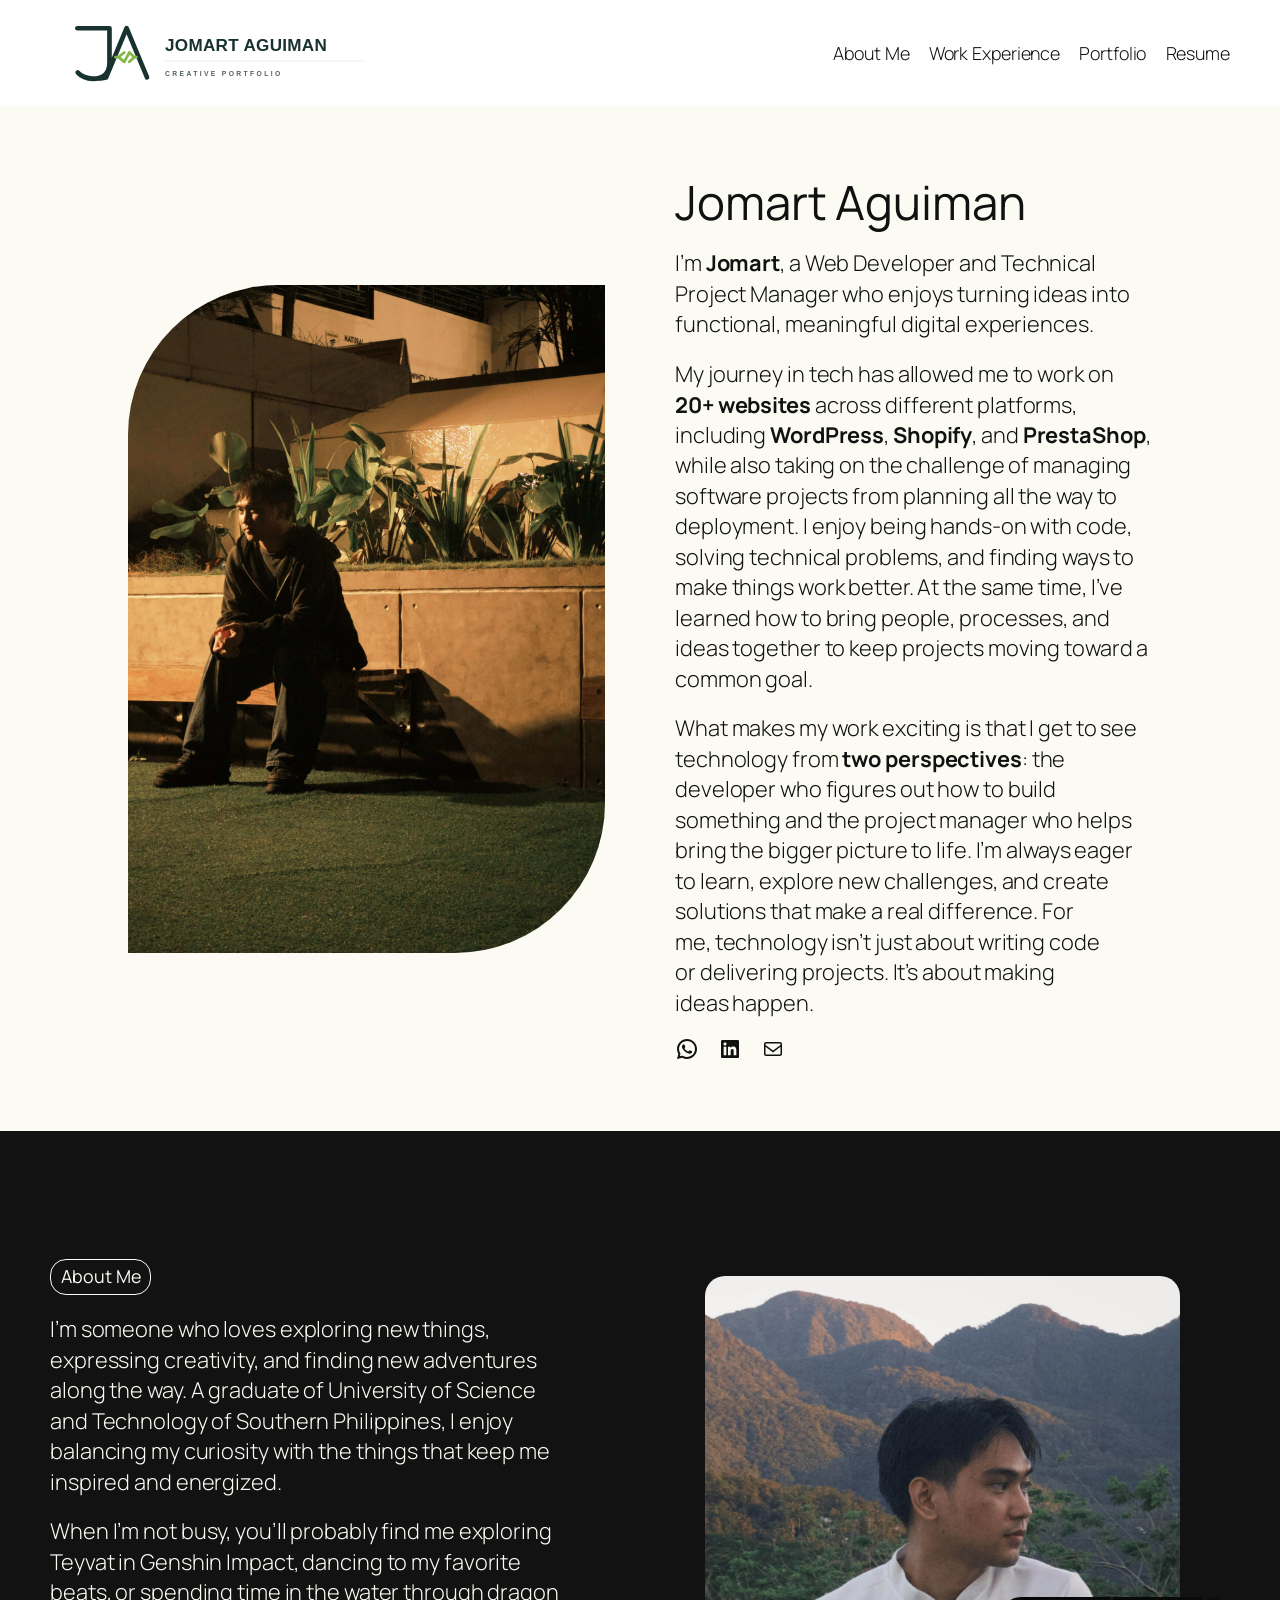
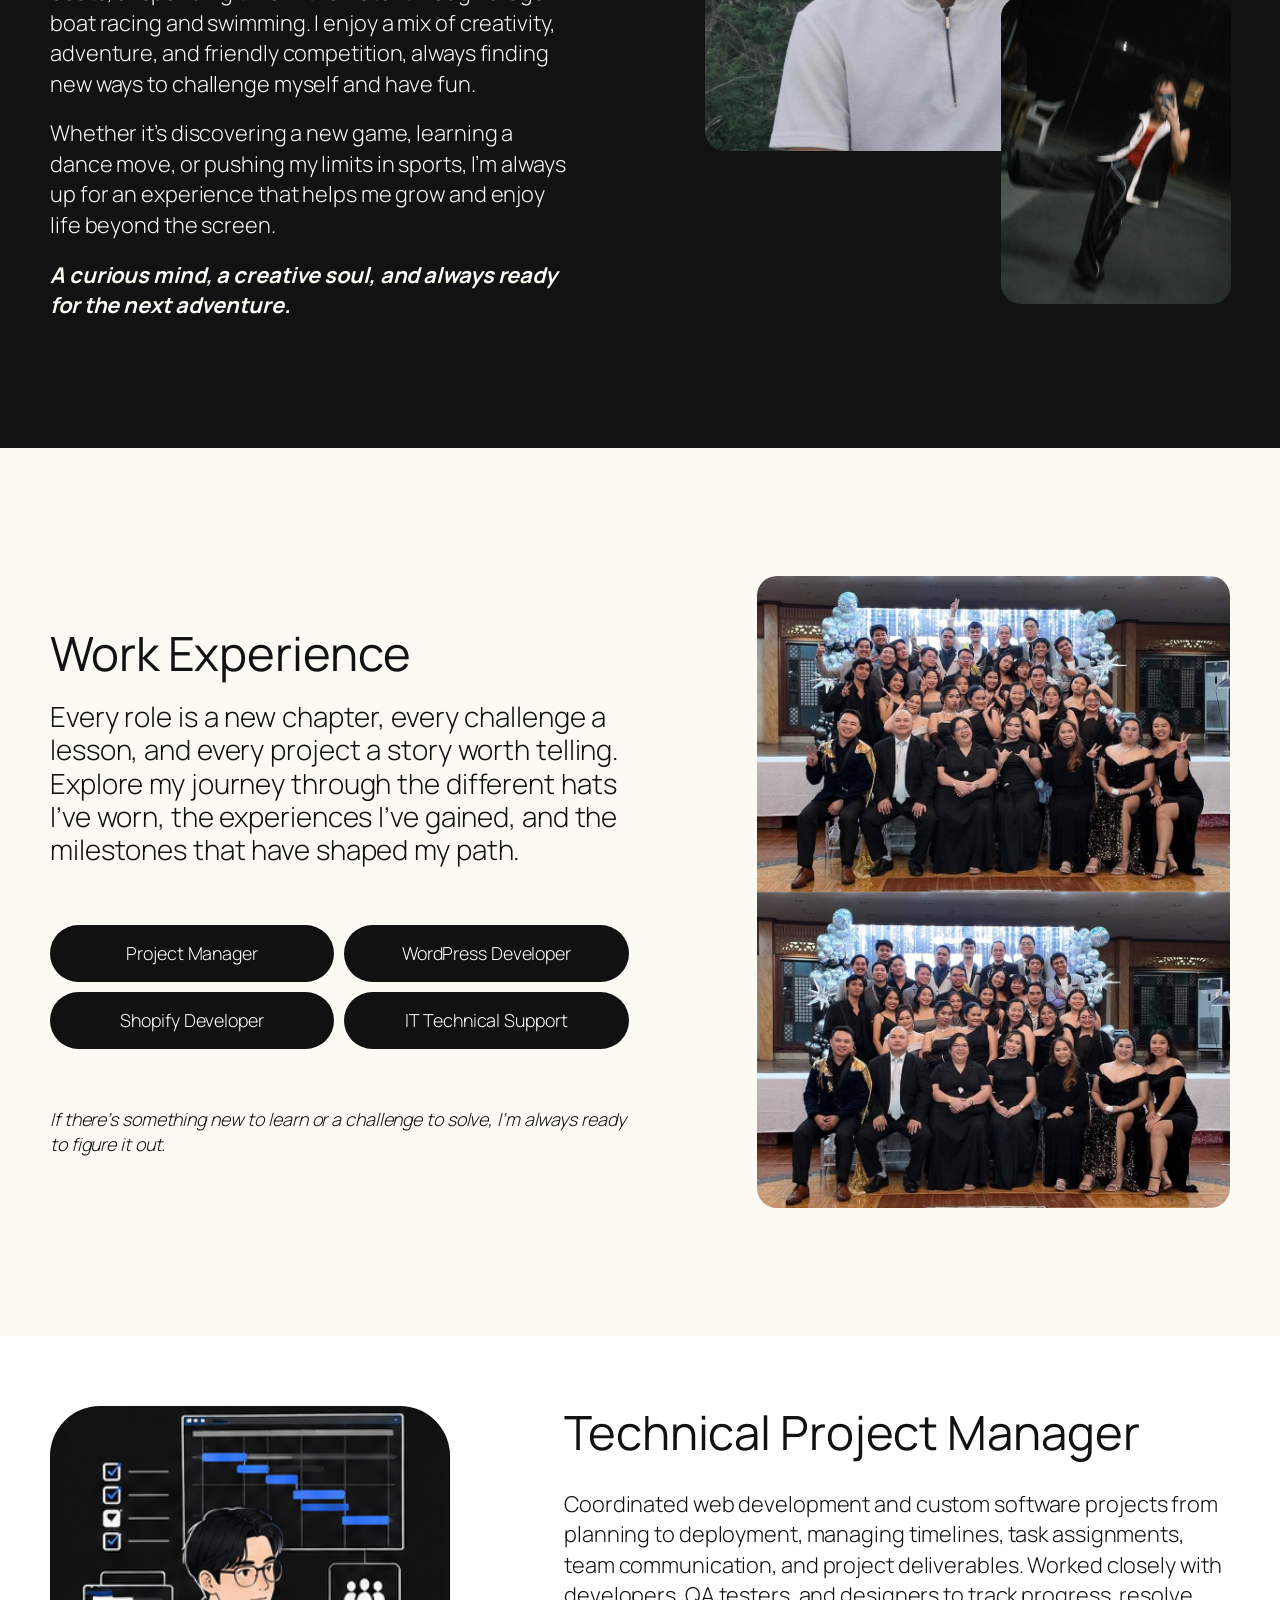
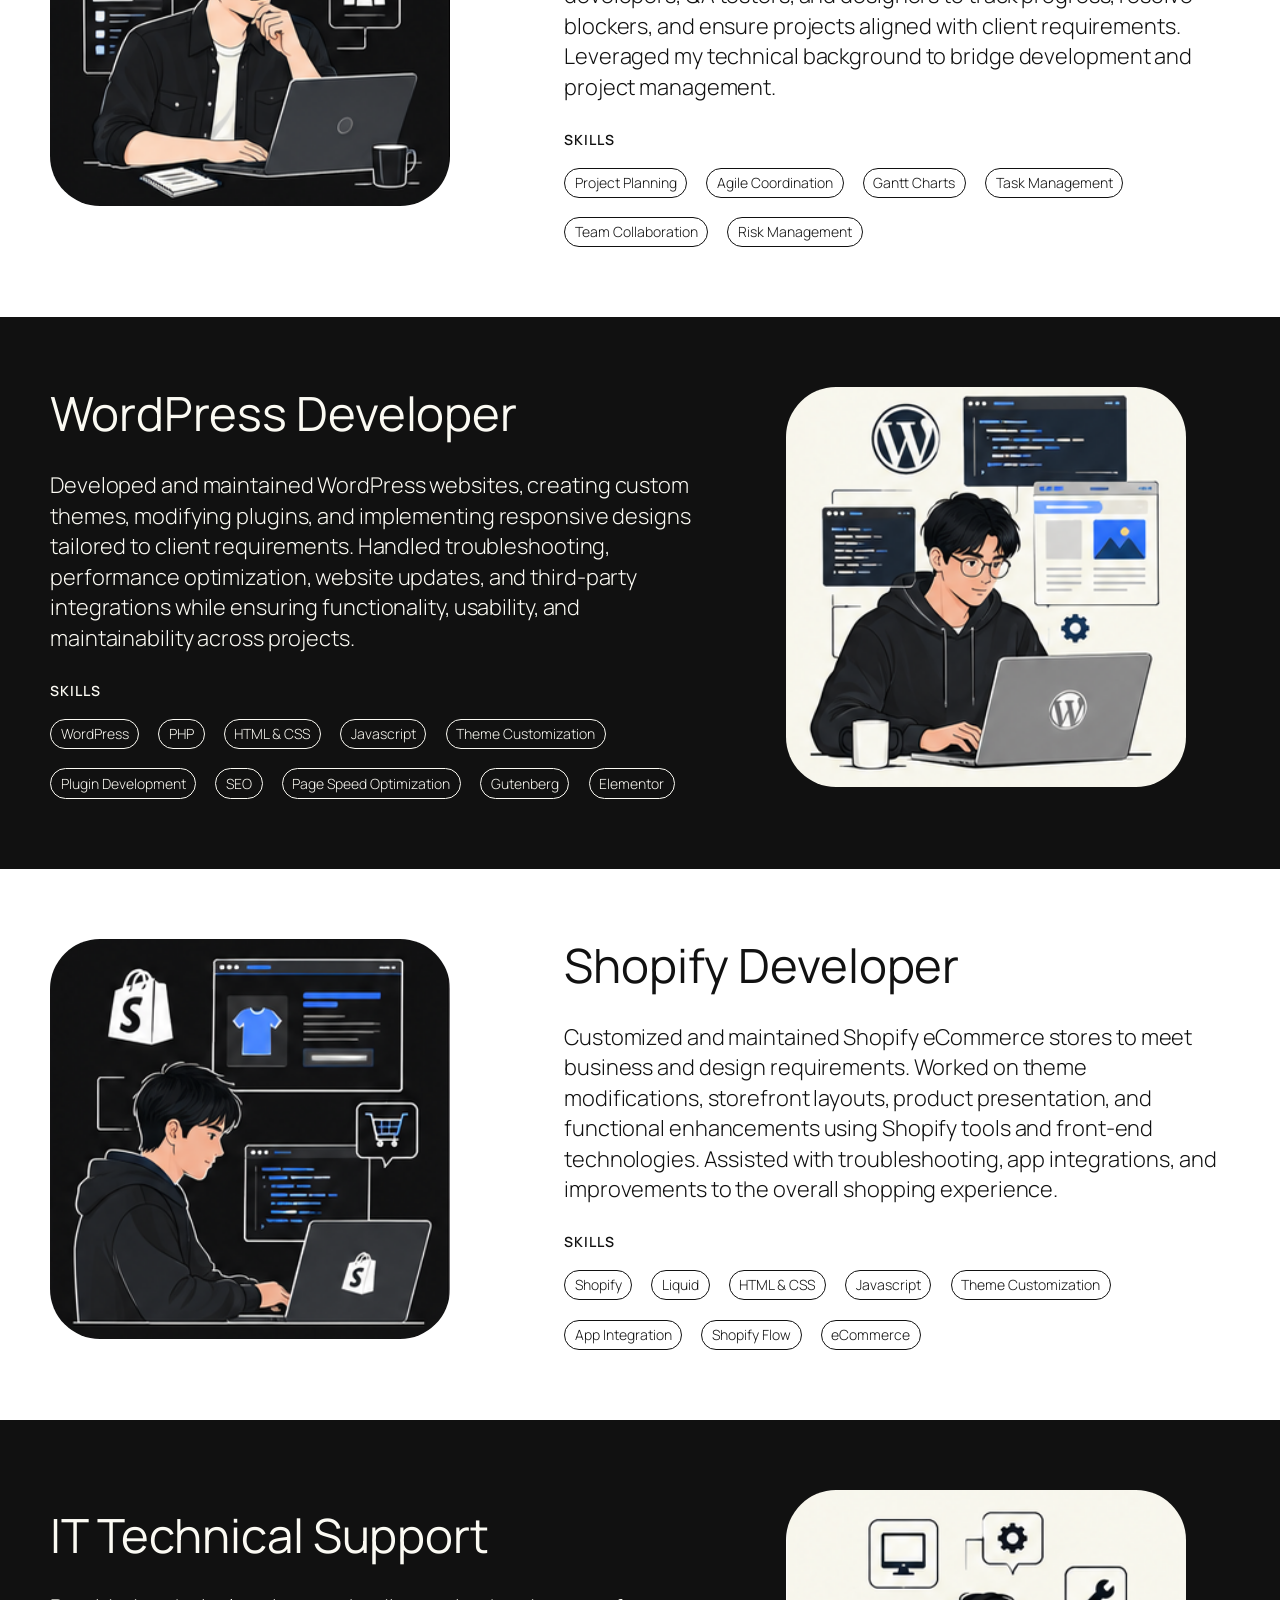
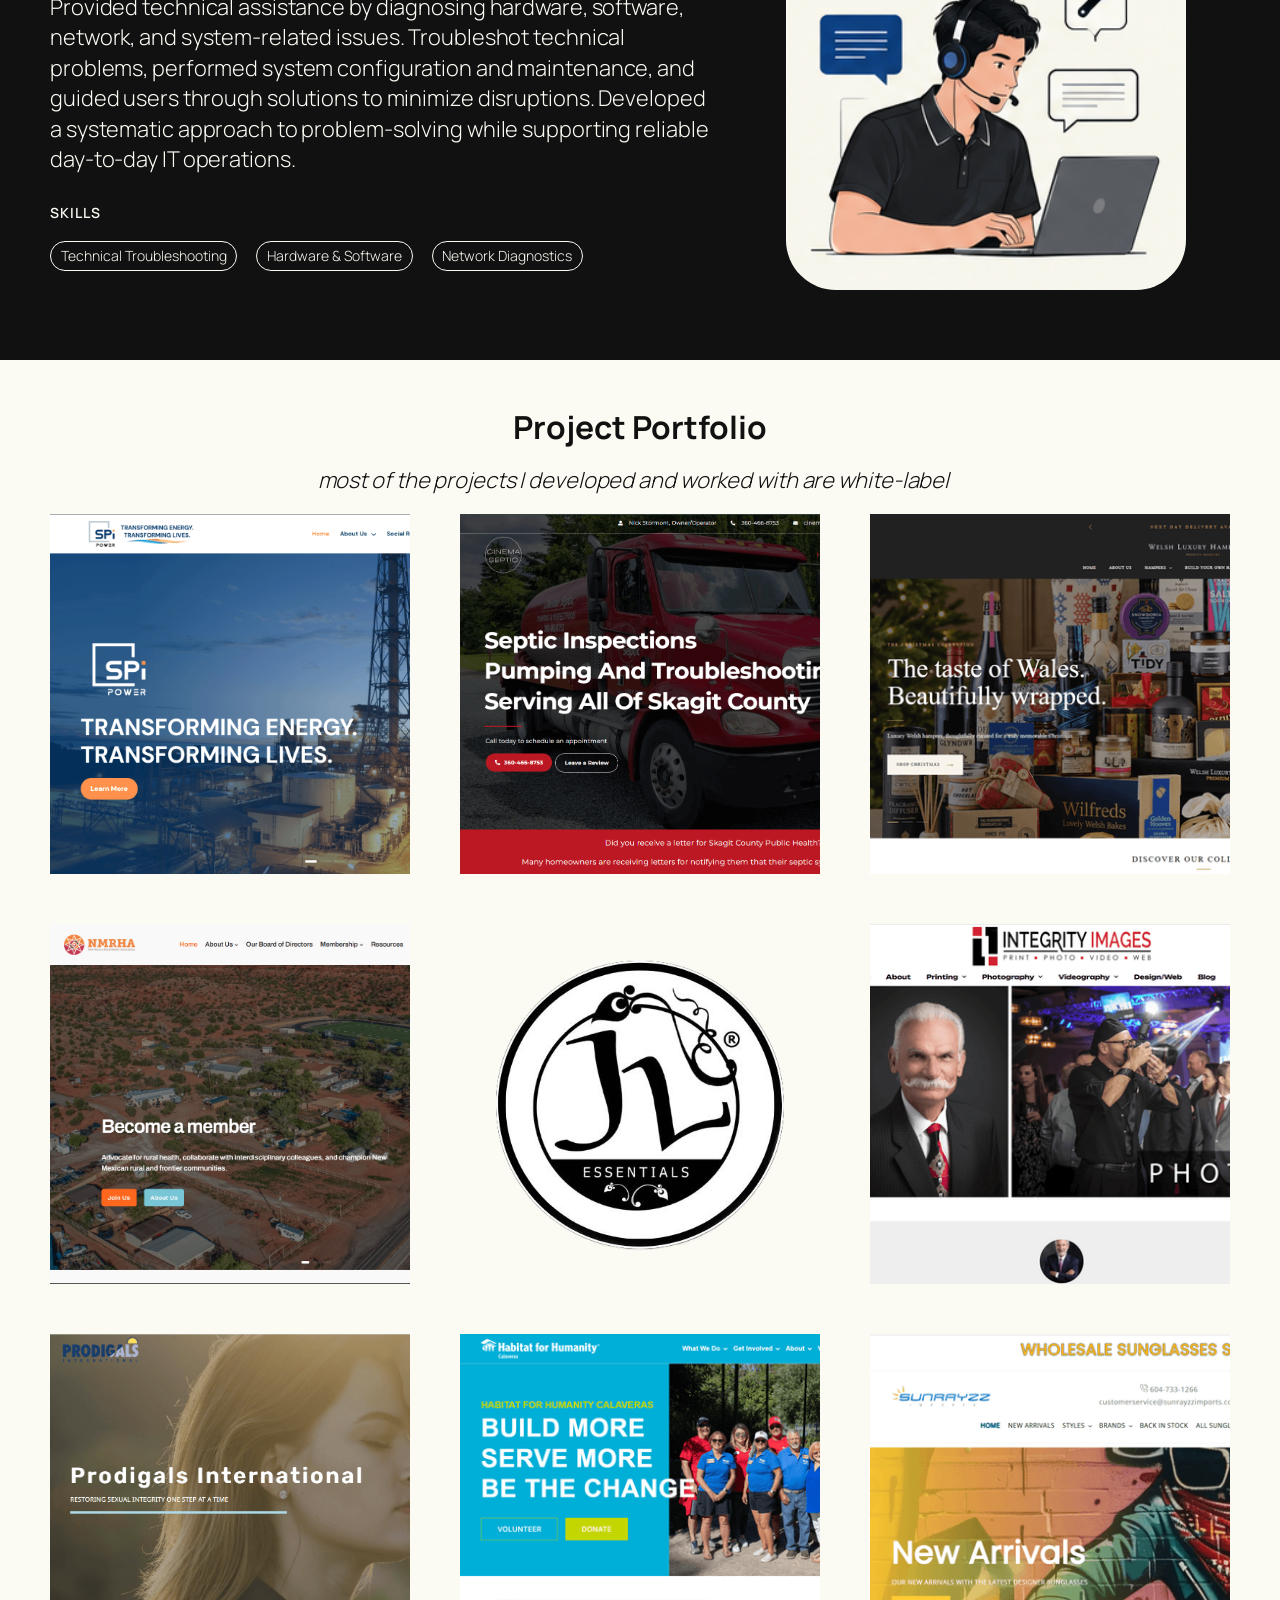
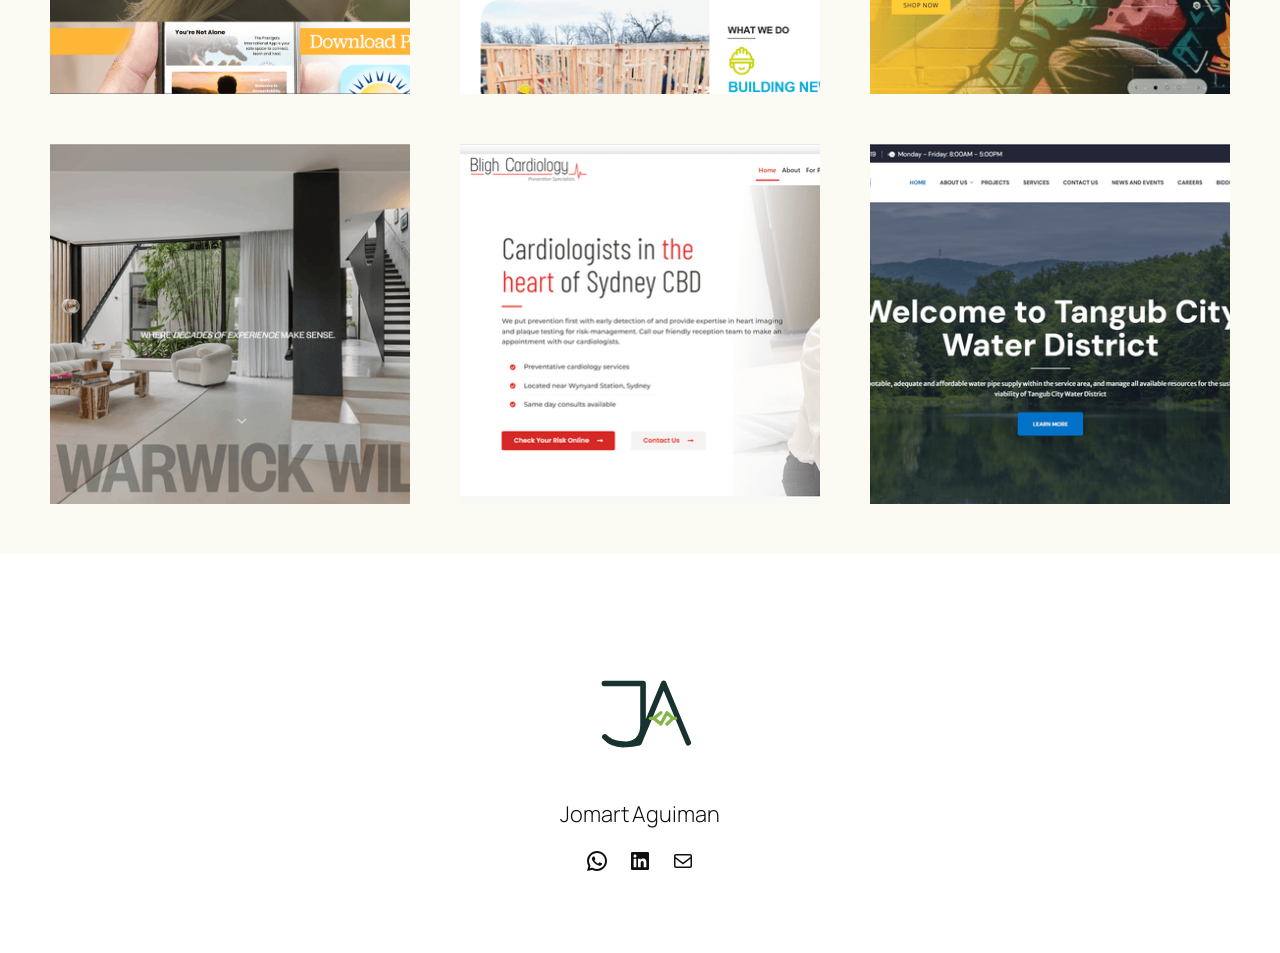
<file: static-site/index.html>
<!DOCTYPE html>
<html lang="en-US">
<head>
	<meta charset="UTF-8" />
	<meta name="viewport" content="width=device-width, initial-scale=1" />
<meta name="robots" content="index, follow">
<title>Jomart Aguiman Portfolio</title>
<link rel="alternate" type="application/rss+xml" title="Jomart Aguiman Portfolio &raquo; Feed" href="#topfeed/" />
<style id="wp-img-auto-sizes-contain-inline-css">
img:is([sizes=auto i],[sizes^="auto," i]){contain-intrinsic-size:3000px 1500px}
/*# sourceURL=wp-img-auto-sizes-contain-inline-css */
</style>
<style id="wp-block-image-inline-css">
.wp-block-image>a,.wp-block-image>figure>a{display:inline-block}.wp-block-image img{box-sizing:border-box;height:auto;max-width:100%;vertical-align:bottom}@media not (prefers-reduced-motion){.wp-block-image img.hide{visibility:hidden}.wp-block-image img.show{animation:show-content-image .4s}}.wp-block-image[style*=border-radius] img,.wp-block-image[style*=border-radius]>a{border-radius:inherit}.wp-block-image.has-custom-border img{box-sizing:border-box}.wp-block-image.aligncenter{text-align:center}.wp-block-image.alignfull>a,.wp-block-image.alignwide>a{width:100%}.wp-block-image.alignfull img,.wp-block-image.alignwide img{height:auto;width:100%}.wp-block-image .aligncenter,.wp-block-image .alignleft,.wp-block-image .alignright,.wp-block-image.aligncenter,.wp-block-image.alignleft,.wp-block-image.alignright{display:table}.wp-block-image .aligncenter>figcaption,.wp-block-image .alignleft>figcaption,.wp-block-image .alignright>figcaption,.wp-block-image.aligncenter>figcaption,.wp-block-image.alignleft>figcaption,.wp-block-image.alignright>figcaption{caption-side:bottom;display:table-caption}.wp-block-image .alignleft{float:left;margin:.5em 1em .5em 0}.wp-block-image .alignright{float:right;margin:.5em 0 .5em 1em}.wp-block-image .aligncenter{margin-left:auto;margin-right:auto}.wp-block-image :where(figcaption){margin-bottom:1em;margin-top:.5em}.wp-block-image.is-style-circle-mask img{border-radius:9999px}@supports ((-webkit-mask-image:none) or (mask-image:none)) or (-webkit-mask-image:none){.wp-block-image.is-style-circle-mask img{border-radius:0;-webkit-mask-image:url('data:image/svg+xml;utf8,<svg viewBox="0 0 100 100" xmlns="http://www.w3.org/2000/svg"><circle cx="50" cy="50" r="50"/></svg>');mask-image:url('data:image/svg+xml;utf8,<svg viewBox="0 0 100 100" xmlns="http://www.w3.org/2000/svg"><circle cx="50" cy="50" r="50"/></svg>');mask-mode:alpha;-webkit-mask-position:center;mask-position:center;-webkit-mask-repeat:no-repeat;mask-repeat:no-repeat;-webkit-mask-size:contain;mask-size:contain}}:root :where(.wp-block-image.is-style-rounded img,.wp-block-image .is-style-rounded img){border-radius:9999px}.wp-block-image figure{margin:0}.wp-lightbox-container{display:flex;flex-direction:column;position:relative}.wp-lightbox-container img{cursor:zoom-in}.wp-lightbox-container img:hover+button{opacity:1}.wp-lightbox-container button{align-items:center;backdrop-filter:blur(16px) saturate(180%);background-color:rgba(90,90,90,.25);border:none;border-radius:4px;cursor:zoom-in;display:flex;height:20px;justify-content:center;opacity:0;padding:0;position:absolute;right:16px;text-align:center;top:16px;width:20px;z-index:100}@media not (prefers-reduced-motion){.wp-lightbox-container button{transition:opacity .2s ease}}.wp-lightbox-container button:focus-visible{outline:3px auto rgba(90,90,90,.25);outline:3px auto -webkit-focus-ring-color;outline-offset:3px}.wp-lightbox-container button:hover{cursor:pointer;opacity:1}.wp-lightbox-container button:focus{opacity:1}.wp-lightbox-container button:focus,.wp-lightbox-container button:hover,.wp-lightbox-container button:not(:hover):not(:active):not(.has-background){background-color:rgba(90,90,90,.25);border:none}.wp-lightbox-overlay{box-sizing:border-box;cursor:zoom-out;height:100vh;left:0;overflow:hidden;position:fixed;top:0;visibility:hidden;width:100%;z-index:100000}.wp-lightbox-overlay .wp-lightbox-close-button{align-items:center;cursor:pointer;display:flex;font-family:inherit;gap:8px;justify-content:center;line-height:1;min-height:40px;min-width:40px;padding:0 4px;position:absolute;right:calc(env(safe-area-inset-right) + 16px);top:calc(env(safe-area-inset-top) + 16px);z-index:5000000}.wp-lightbox-overlay .wp-lightbox-close-button:focus,.wp-lightbox-overlay .wp-lightbox-close-button:hover,.wp-lightbox-overlay .wp-lightbox-close-button:not(:hover):not(:active):not(.has-background){background:none;border:none}.wp-lightbox-overlay .wp-lightbox-close-button:has(.wp-lightbox-close-text:not([hidden])) .wp-lightbox-close-icon svg{height:1em;width:1em}.wp-lightbox-overlay .wp-lightbox-close-icon svg{display:block}.wp-lightbox-overlay .wp-lightbox-navigation-button-next,.wp-lightbox-overlay .wp-lightbox-navigation-button-prev{align-items:center;bottom:16px;cursor:pointer;display:flex;font-family:inherit;gap:4px;justify-content:center;line-height:1;min-height:40px;min-width:40px;padding:0 8px;position:absolute;z-index:2000002}.wp-lightbox-overlay .wp-lightbox-navigation-button-next[hidden],.wp-lightbox-overlay .wp-lightbox-navigation-button-prev[hidden]{display:none}@media (min-width:960px){.wp-lightbox-overlay .wp-lightbox-navigation-button-next,.wp-lightbox-overlay .wp-lightbox-navigation-button-prev{bottom:50%;transform:translateY(-50%)}}.wp-lightbox-overlay .wp-lightbox-navigation-button-next:focus,.wp-lightbox-overlay .wp-lightbox-navigation-button-next:hover,.wp-lightbox-overlay .wp-lightbox-navigation-button-next:not(:hover):not(:active):not(.has-background),.wp-lightbox-overlay .wp-lightbox-navigation-button-prev:focus,.wp-lightbox-overlay .wp-lightbox-navigation-button-prev:hover,.wp-lightbox-overlay .wp-lightbox-navigation-button-prev:not(:hover):not(:active):not(.has-background){background:none;border:none;padding:0 8px}.wp-lightbox-overlay .wp-lightbox-navigation-button-next:has(.wp-lightbox-navigation-text:not([hidden])) .wp-lightbox-navigation-icon svg,.wp-lightbox-overlay .wp-lightbox-navigation-button-prev:has(.wp-lightbox-navigation-text:not([hidden])) .wp-lightbox-navigation-icon svg{display:block;height:1.5em;width:1.5em}.wp-lightbox-overlay .wp-lightbox-navigation-button-prev{left:calc(env(safe-area-inset-left) + 16px)}.wp-lightbox-overlay .wp-lightbox-navigation-button-next{right:calc(env(safe-area-inset-right) + 16px)}.wp-lightbox-overlay .wp-lightbox-navigation-icon svg{vertical-align:middle}.wp-lightbox-overlay .lightbox-image-container{height:var(--wp--lightbox-container-height);left:50%;overflow:hidden;position:absolute;top:50%;transform:translate(-50%,-50%);transform-origin:top left;width:var(--wp--lightbox-container-width);z-index:2000001}.wp-lightbox-overlay .wp-block-image{align-items:center;box-sizing:border-box;display:flex;height:100%;justify-content:center;margin:0;position:relative;transform-origin:0 0;width:100%;z-index:3000000}.wp-lightbox-overlay .wp-block-image img{height:var(--wp--lightbox-image-height);min-height:var(--wp--lightbox-image-height);min-width:var(--wp--lightbox-image-width);width:var(--wp--lightbox-image-width)}.wp-lightbox-overlay .wp-block-image figcaption{display:none}.wp-lightbox-overlay button{background:none;border:none}.wp-lightbox-overlay .scrim{background-color:#fff;height:100%;opacity:.9;position:absolute;width:100%;z-index:2000000}.wp-lightbox-overlay.active{visibility:visible}@media not (prefers-reduced-motion){.wp-lightbox-overlay.active{animation:turn-on-visibility .25s both}.wp-lightbox-overlay.active img{animation:turn-on-visibility .35s both}.wp-lightbox-overlay.show-closing-animation:not(.active){animation:turn-off-visibility .35s both}.wp-lightbox-overlay.show-closing-animation:not(.active) img{animation:turn-off-visibility .25s both}.wp-lightbox-overlay.zoom.active{animation:none;opacity:1;visibility:visible}.wp-lightbox-overlay.zoom.active .lightbox-image-container{animation:lightbox-zoom-in .4s}.wp-lightbox-overlay.zoom.active .lightbox-image-container img{animation:none}.wp-lightbox-overlay.zoom.active .scrim{animation:turn-on-visibility .4s forwards}.wp-lightbox-overlay.zoom.show-closing-animation:not(.active){animation:none}.wp-lightbox-overlay.zoom.show-closing-animation:not(.active) .lightbox-image-container{animation:lightbox-zoom-out .4s}.wp-lightbox-overlay.zoom.show-closing-animation:not(.active) .lightbox-image-container img{animation:none}.wp-lightbox-overlay.zoom.show-closing-animation:not(.active) .scrim{animation:turn-off-visibility .4s forwards}}@keyframes show-content-image{0%{visibility:hidden}99%{visibility:hidden}to{visibility:visible}}@keyframes turn-on-visibility{0%{opacity:0}to{opacity:1}}@keyframes turn-off-visibility{0%{opacity:1;visibility:visible}99%{opacity:0;visibility:visible}to{opacity:0;visibility:hidden}}@keyframes lightbox-zoom-in{0%{transform:translate(calc((-100vw + var(--wp--lightbox-scrollbar-width))/2 + var(--wp--lightbox-initial-left-position)),calc(-50vh + var(--wp--lightbox-initial-top-position))) scale(var(--wp--lightbox-scale))}to{transform:translate(-50%,-50%) scale(1)}}@keyframes lightbox-zoom-out{0%{transform:translate(-50%,-50%) scale(1);visibility:visible}99%{visibility:visible}to{transform:translate(calc((-100vw + var(--wp--lightbox-scrollbar-width))/2 + var(--wp--lightbox-initial-left-position)),calc(-50vh + var(--wp--lightbox-initial-top-position))) scale(var(--wp--lightbox-scale));visibility:hidden}}
/*# sourceURL=wp-includes/blocks/image/style.min.css */
</style>
<style id="wp-block-navigation-link-inline-css">
.wp-block-navigation .wp-block-navigation-item__label{overflow-wrap:break-word}.wp-block-navigation .wp-block-navigation-item__description{display:none}.link-ui-tools{outline:1px solid #f0f0f0;padding:8px}.link-ui-block-inserter{padding-top:8px}.link-ui-block-inserter__back{margin-left:8px;text-transform:uppercase}
/*# sourceURL=wp-includes/blocks/navigation-link/style.min.css */
</style>
<link rel='stylesheet' id='wp-block-navigation-css' href='wp-includes/blocks/navigation/style.min.css?ver=7.1.3' media='all' />
<style id="wp-block-group-inline-css">
.wp-block-group{box-sizing:border-box}:where(.wp-block-group.wp-block-group-is-layout-constrained){position:relative}
/*# sourceURL=wp-includes/blocks/group/style.min.css */
</style>
<style id="wp-block-heading-inline-css">
h1:where(.wp-block-heading).has-background,h2:where(.wp-block-heading).has-background,h3:where(.wp-block-heading).has-background,h4:where(.wp-block-heading).has-background,h5:where(.wp-block-heading).has-background,h6:where(.wp-block-heading).has-background{padding:1.25em 2.375em}h1.has-text-align-left[style*=writing-mode]:where([style*=vertical-lr]),h1.has-text-align-right[style*=writing-mode]:where([style*=vertical-rl]),h2.has-text-align-left[style*=writing-mode]:where([style*=vertical-lr]),h2.has-text-align-right[style*=writing-mode]:where([style*=vertical-rl]),h3.has-text-align-left[style*=writing-mode]:where([style*=vertical-lr]),h3.has-text-align-right[style*=writing-mode]:where([style*=vertical-rl]),h4.has-text-align-left[style*=writing-mode]:where([style*=vertical-lr]),h4.has-text-align-right[style*=writing-mode]:where([style*=vertical-rl]),h5.has-text-align-left[style*=writing-mode]:where([style*=vertical-lr]),h5.has-text-align-right[style*=writing-mode]:where([style*=vertical-rl]),h6.has-text-align-left[style*=writing-mode]:where([style*=vertical-lr]),h6.has-text-align-right[style*=writing-mode]:where([style*=vertical-rl]){rotate:180deg}
/*# sourceURL=wp-includes/blocks/heading/style.min.css */
</style>
<style id="wp-block-paragraph-inline-css">
.is-small-text{font-size:.875em}.is-regular-text{font-size:1em}.is-large-text{font-size:2.25em}.is-larger-text{font-size:3em}.has-drop-cap:not(:focus):first-letter{float:left;font-size:8.4em;font-style:normal;font-weight:100;line-height:.68;margin:.05em .1em 0 0;text-transform:uppercase}body.rtl .has-drop-cap:not(:focus):first-letter{float:none;margin-left:.1em}p.has-drop-cap.has-background{overflow:hidden}:root :where(p.has-background){padding:1.25em 2.375em}:where(p.has-text-color:not(.has-link-color)) a{color:inherit}p.has-text-align-left[style*="writing-mode:vertical-lr"],p.has-text-align-right[style*="writing-mode:vertical-rl"]{rotate:180deg}
/*# sourceURL=wp-includes/blocks/paragraph/style.min.css */
</style>
<style id="wp-block-social-links-inline-css">
.wp-block-social-links{background:none;box-sizing:border-box;margin-left:0;padding-left:0;padding-right:0;text-indent:0}.wp-block-social-links .wp-social-link a,.wp-block-social-links .wp-social-link a:hover{border-bottom:0;box-shadow:none;text-decoration:none}.wp-block-social-links .wp-social-link svg{height:1em;width:1em}.wp-block-social-links .wp-social-link span:not(.screen-reader-text){font-size:.65em;margin-left:.5em;margin-right:.5em}.wp-block-social-links.has-small-icon-size{font-size:16px}.wp-block-social-links,.wp-block-social-links.has-normal-icon-size{font-size:24px}.wp-block-social-links.has-large-icon-size{font-size:36px}.wp-block-social-links.has-huge-icon-size{font-size:48px}.wp-block-social-links.aligncenter{display:flex;justify-content:center}.wp-block-social-links.alignright{justify-content:flex-end}.wp-block-social-link{border-radius:9999px;display:block}@media not (prefers-reduced-motion){.wp-block-social-link{transition:transform .1s ease}}.wp-block-social-link{height:auto}.wp-block-social-link a{align-items:center;display:flex;line-height:0}.wp-block-social-link:hover{transform:scale(1.1)}.wp-block-social-links .wp-block-social-link.wp-social-link{display:inline-block;margin:0;padding:0}.wp-block-social-links .wp-block-social-link.wp-social-link .wp-block-social-link-anchor,.wp-block-social-links .wp-block-social-link.wp-social-link .wp-block-social-link-anchor svg,.wp-block-social-links .wp-block-social-link.wp-social-link .wp-block-social-link-anchor:active,.wp-block-social-links .wp-block-social-link.wp-social-link .wp-block-social-link-anchor:hover,.wp-block-social-links .wp-block-social-link.wp-social-link .wp-block-social-link-anchor:visited{fill:currentColor;color:currentColor}:where(.wp-block-social-links:not(.is-style-logos-only)) .wp-social-link{background-color:#f0f0f0;color:#444}:where(.wp-block-social-links:not(.is-style-logos-only)) .wp-social-link-amazon{background-color:#f90;color:#fff}:where(.wp-block-social-links:not(.is-style-logos-only)) .wp-social-link-bandcamp{background-color:#1ea0c3;color:#fff}:where(.wp-block-social-links:not(.is-style-logos-only)) .wp-social-link-behance{background-color:#0757fe;color:#fff}:where(.wp-block-social-links:not(.is-style-logos-only)) .wp-social-link-bluesky{background-color:#0a7aff;color:#fff}:where(.wp-block-social-links:not(.is-style-logos-only)) .wp-social-link-codepen{background-color:#1e1f26;color:#fff}:where(.wp-block-social-links:not(.is-style-logos-only)) .wp-social-link-deviantart{background-color:#02e49b;color:#fff}:where(.wp-block-social-links:not(.is-style-logos-only)) .wp-social-link-discord{background-color:#5865f2;color:#fff}:where(.wp-block-social-links:not(.is-style-logos-only)) .wp-social-link-dribbble{background-color:#e94c89;color:#fff}:where(.wp-block-social-links:not(.is-style-logos-only)) .wp-social-link-dropbox{background-color:#4280ff;color:#fff}:where(.wp-block-social-links:not(.is-style-logos-only)) .wp-social-link-etsy{background-color:#f45800;color:#fff}:where(.wp-block-social-links:not(.is-style-logos-only)) .wp-social-link-facebook{background-color:#0866ff;color:#fff}:where(.wp-block-social-links:not(.is-style-logos-only)) .wp-social-link-fivehundredpx{background-color:#000;color:#fff}:where(.wp-block-social-links:not(.is-style-logos-only)) .wp-social-link-flickr{background-color:#0461dd;color:#fff}:where(.wp-block-social-links:not(.is-style-logos-only)) .wp-social-link-foursquare{background-color:#e65678;color:#fff}:where(.wp-block-social-links:not(.is-style-logos-only)) .wp-social-link-github{background-color:#24292d;color:#fff}:where(.wp-block-social-links:not(.is-style-logos-only)) .wp-social-link-goodreads{background-color:#eceadd;color:#382110}:where(.wp-block-social-links:not(.is-style-logos-only)) .wp-social-link-google{background-color:#ea4434;color:#fff}:where(.wp-block-social-links:not(.is-style-logos-only)) .wp-social-link-gravatar{background-color:#1d4fc4;color:#fff}:where(.wp-block-social-links:not(.is-style-logos-only)) .wp-social-link-instagram{background-color:#f00075;color:#fff}:where(.wp-block-social-links:not(.is-style-logos-only)) .wp-social-link-lastfm{background-color:#e21b24;color:#fff}:where(.wp-block-social-links:not(.is-style-logos-only)) .wp-social-link-linkedin{background-color:#0d66c2;color:#fff}:where(.wp-block-social-links:not(.is-style-logos-only)) .wp-social-link-mastodon{background-color:#3288d4;color:#fff}:where(.wp-block-social-links:not(.is-style-logos-only)) .wp-social-link-medium{background-color:#000;color:#fff}:where(.wp-block-social-links:not(.is-style-logos-only)) .wp-social-link-meetup{background-color:#f6405f;color:#fff}:where(.wp-block-social-links:not(.is-style-logos-only)) .wp-social-link-patreon{background-color:#000;color:#fff}:where(.wp-block-social-links:not(.is-style-logos-only)) .wp-social-link-pinterest{background-color:#e60122;color:#fff}:where(.wp-block-social-links:not(.is-style-logos-only)) .wp-social-link-pocket{background-color:#ef4155;color:#fff}:where(.wp-block-social-links:not(.is-style-logos-only)) .wp-social-link-reddit{background-color:#ff4500;color:#fff}:where(.wp-block-social-links:not(.is-style-logos-only)) .wp-social-link-skype{background-color:#0478d7;color:#fff}:where(.wp-block-social-links:not(.is-style-logos-only)) .wp-social-link-snapchat{stroke:#000;background-color:#fefc00;color:#fff}:where(.wp-block-social-links:not(.is-style-logos-only)) .wp-social-link-soundcloud{background-color:#ff5600;color:#fff}:where(.wp-block-social-links:not(.is-style-logos-only)) .wp-social-link-spotify{background-color:#1bd760;color:#fff}:where(.wp-block-social-links:not(.is-style-logos-only)) .wp-social-link-telegram{background-color:#2aabee;color:#fff}:where(.wp-block-social-links:not(.is-style-logos-only)) .wp-social-link-threads{background-color:#000;color:#fff}:where(.wp-block-social-links:not(.is-style-logos-only)) .wp-social-link-tiktok{background-color:#000;color:#fff}:where(.wp-block-social-links:not(.is-style-logos-only)) .wp-social-link-tumblr{background-color:#011835;color:#fff}:where(.wp-block-social-links:not(.is-style-logos-only)) .wp-social-link-twitch{background-color:#6440a4;color:#fff}:where(.wp-block-social-links:not(.is-style-logos-only)) .wp-social-link-twitter{background-color:#1da1f2;color:#fff}:where(.wp-block-social-links:not(.is-style-logos-only)) .wp-social-link-vimeo{background-color:#1eb7ea;color:#fff}:where(.wp-block-social-links:not(.is-style-logos-only)) .wp-social-link-vk{background-color:#4680c2;color:#fff}:where(.wp-block-social-links:not(.is-style-logos-only)) .wp-social-link-wordpress{background-color:#3499cd;color:#fff}:where(.wp-block-social-links:not(.is-style-logos-only)) .wp-social-link-whatsapp{background-color:#25d366;color:#fff}:where(.wp-block-social-links:not(.is-style-logos-only)) .wp-social-link-x{background-color:#000;color:#fff}:where(.wp-block-social-links:not(.is-style-logos-only)) .wp-social-link-yelp{background-color:#d32422;color:#fff}:where(.wp-block-social-links:not(.is-style-logos-only)) .wp-social-link-youtube{background-color:red;color:#fff}:where(.wp-block-social-links.is-style-logos-only) .wp-social-link{background:none}:where(.wp-block-social-links.is-style-logos-only) .wp-social-link svg{height:1.25em;width:1.25em}:where(.wp-block-social-links.is-style-logos-only) .wp-social-link-amazon{color:#f90}:where(.wp-block-social-links.is-style-logos-only) .wp-social-link-bandcamp{color:#1ea0c3}:where(.wp-block-social-links.is-style-logos-only) .wp-social-link-behance{color:#0757fe}:where(.wp-block-social-links.is-style-logos-only) .wp-social-link-bluesky{color:#0a7aff}:where(.wp-block-social-links.is-style-logos-only) .wp-social-link-codepen{color:#1e1f26}:where(.wp-block-social-links.is-style-logos-only) .wp-social-link-deviantart{color:#02e49b}:where(.wp-block-social-links.is-style-logos-only) .wp-social-link-discord{color:#5865f2}:where(.wp-block-social-links.is-style-logos-only) .wp-social-link-dribbble{color:#e94c89}:where(.wp-block-social-links.is-style-logos-only) .wp-social-link-dropbox{color:#4280ff}:where(.wp-block-social-links.is-style-logos-only) .wp-social-link-etsy{color:#f45800}:where(.wp-block-social-links.is-style-logos-only) .wp-social-link-facebook{color:#0866ff}:where(.wp-block-social-links.is-style-logos-only) .wp-social-link-fivehundredpx{color:#000}:where(.wp-block-social-links.is-style-logos-only) .wp-social-link-flickr{color:#0461dd}:where(.wp-block-social-links.is-style-logos-only) .wp-social-link-foursquare{color:#e65678}:where(.wp-block-social-links.is-style-logos-only) .wp-social-link-github{color:#24292d}:where(.wp-block-social-links.is-style-logos-only) .wp-social-link-goodreads{color:#382110}:where(.wp-block-social-links.is-style-logos-only) .wp-social-link-google{color:#ea4434}:where(.wp-block-social-links.is-style-logos-only) .wp-social-link-gravatar{color:#1d4fc4}:where(.wp-block-social-links.is-style-logos-only) .wp-social-link-instagram{color:#f00075}:where(.wp-block-social-links.is-style-logos-only) .wp-social-link-lastfm{color:#e21b24}:where(.wp-block-social-links.is-style-logos-only) .wp-social-link-linkedin{color:#0d66c2}:where(.wp-block-social-links.is-style-logos-only) .wp-social-link-mastodon{color:#3288d4}:where(.wp-block-social-links.is-style-logos-only) .wp-social-link-medium{color:#000}:where(.wp-block-social-links.is-style-logos-only) .wp-social-link-meetup{color:#f6405f}:where(.wp-block-social-links.is-style-logos-only) .wp-social-link-patreon{color:#000}:where(.wp-block-social-links.is-style-logos-only) .wp-social-link-pinterest{color:#e60122}:where(.wp-block-social-links.is-style-logos-only) .wp-social-link-pocket{color:#ef4155}:where(.wp-block-social-links.is-style-logos-only) .wp-social-link-reddit{color:#ff4500}:where(.wp-block-social-links.is-style-logos-only) .wp-social-link-skype{color:#0478d7}:where(.wp-block-social-links.is-style-logos-only) .wp-social-link-snapchat{stroke:#000;color:#fff}:where(.wp-block-social-links.is-style-logos-only) .wp-social-link-soundcloud{color:#ff5600}:where(.wp-block-social-links.is-style-logos-only) .wp-social-link-spotify{color:#1bd760}:where(.wp-block-social-links.is-style-logos-only) .wp-social-link-telegram{color:#2aabee}:where(.wp-block-social-links.is-style-logos-only) .wp-social-link-threads{color:#000}:where(.wp-block-social-links.is-style-logos-only) .wp-social-link-tiktok{color:#000}:where(.wp-block-social-links.is-style-logos-only) .wp-social-link-tumblr{color:#011835}:where(.wp-block-social-links.is-style-logos-only) .wp-social-link-twitch{color:#6440a4}:where(.wp-block-social-links.is-style-logos-only) .wp-social-link-twitter{color:#1da1f2}:where(.wp-block-social-links.is-style-logos-only) .wp-social-link-vimeo{color:#1eb7ea}:where(.wp-block-social-links.is-style-logos-only) .wp-social-link-vk{color:#4680c2}:where(.wp-block-social-links.is-style-logos-only) .wp-social-link-whatsapp{color:#25d366}:where(.wp-block-social-links.is-style-logos-only) .wp-social-link-wordpress{color:#3499cd}:where(.wp-block-social-links.is-style-logos-only) .wp-social-link-x{color:#000}:where(.wp-block-social-links.is-style-logos-only) .wp-social-link-yelp{color:#d32422}:where(.wp-block-social-links.is-style-logos-only) .wp-social-link-youtube{color:red}.wp-block-social-links.is-style-pill-shape .wp-social-link{width:auto}:root :where(.wp-block-social-links .wp-social-link a){padding:.25em}:root :where(.wp-block-social-links.is-style-logos-only .wp-social-link a){padding:0}:root :where(.wp-block-social-links.is-style-pill-shape .wp-social-link a){padding-left:.6666666667em;padding-right:.6666666667em}.wp-block-social-links:not(.has-icon-color):not(.has-icon-background-color) .wp-social-link-snapchat .wp-block-social-link-label{color:#000}
/*# sourceURL=wp-includes/blocks/social-links/style.min.css */
</style>
<style id="wp-block-columns-inline-css">
.wp-block-columns{box-sizing:border-box;display:flex;flex-wrap:wrap!important}@media (min-width:782px){.wp-block-columns{flex-wrap:nowrap!important}}.wp-block-columns{align-items:normal!important}.wp-block-columns.are-vertically-aligned-top{align-items:flex-start}.wp-block-columns.are-vertically-aligned-center{align-items:center}.wp-block-columns.are-vertically-aligned-bottom{align-items:flex-end}@media (max-width:781px){.wp-block-columns:not(.is-not-stacked-on-mobile)>.wp-block-column{flex-basis:100%!important}}@media (min-width:782px){.wp-block-columns:not(.is-not-stacked-on-mobile)>.wp-block-column{flex-basis:0;flex-grow:1}.wp-block-columns:not(.is-not-stacked-on-mobile)>.wp-block-column[style*=flex-basis]{flex-grow:0}}.wp-block-columns.is-not-stacked-on-mobile{flex-wrap:nowrap!important}.wp-block-columns.is-not-stacked-on-mobile>.wp-block-column{flex-basis:0;flex-grow:1}.wp-block-columns.is-not-stacked-on-mobile>.wp-block-column[style*=flex-basis]{flex-grow:0}:where(.wp-block-columns){margin-bottom:1.75em}:where(.wp-block-columns.has-background){padding:1.25em 2.375em}.wp-block-column{flex-grow:1;min-width:0;overflow-wrap:break-word;word-break:break-word}.wp-block-column.is-vertically-aligned-top{align-self:flex-start}.wp-block-column.is-vertically-aligned-center{align-self:center}.wp-block-column.is-vertically-aligned-bottom{align-self:flex-end}.wp-block-column.is-vertically-aligned-stretch{align-self:stretch}.wp-block-column.is-vertically-aligned-bottom,.wp-block-column.is-vertically-aligned-center,.wp-block-column.is-vertically-aligned-top{width:100%}
/*# sourceURL=wp-includes/blocks/columns/style.min.css */
</style>
<style id="wp-block-spacer-inline-css">
.wp-block-spacer{clear:both}
/*# sourceURL=wp-includes/blocks/spacer/style.min.css */
</style>
<style id="wp-block-button-inline-css">
.wp-block-button__link{align-content:center;box-sizing:border-box;cursor:pointer;display:inline-block;height:100%;text-align:center;word-break:break-word}.wp-block-button__link.aligncenter{text-align:center}.wp-block-button__link.alignright{text-align:right}:where(.wp-block-button__link){border-radius:9999px;box-shadow:none;padding:calc(.667em + 2px) calc(1.333em + 2px);text-decoration:none}.wp-block-button[style*=text-decoration] .wp-block-button__link{text-decoration:inherit}.wp-block-buttons>.wp-block-button.has-custom-width{max-width:none}.wp-block-buttons>.wp-block-button.has-custom-width .wp-block-button__link{width:100%}.wp-block-buttons>.wp-block-button.has-custom-font-size .wp-block-button__link{font-size:inherit}.wp-block-buttons>.wp-block-button[class*=wp-block-button__width]{width:calc(var(--wp--block-button--width)*1% - var(--wp--style--block-gap, .5em)*(1 - var(--wp--block-button--width)/100))}.wp-block-buttons>.wp-block-button.wp-block-button__width-25{width:calc(25% - var(--wp--style--block-gap, .5em)*.75)}.wp-block-buttons>.wp-block-button.wp-block-button__width-50{width:calc(50% - var(--wp--style--block-gap, .5em)*.5)}.wp-block-buttons>.wp-block-button.wp-block-button__width-75{width:calc(75% - var(--wp--style--block-gap, .5em)*.25)}.wp-block-buttons>.wp-block-button.wp-block-button__width-100{flex-basis:100%;width:100%}.wp-block-buttons.is-vertical>.wp-block-button[class*=wp-block-button__width]{width:calc(var(--wp--block-button--width)*1%)}.wp-block-buttons.is-vertical>.wp-block-button.wp-block-button__width-25{width:25%}.wp-block-buttons.is-vertical>.wp-block-button.wp-block-button__width-50{width:50%}.wp-block-buttons.is-vertical>.wp-block-button.wp-block-button__width-75{width:75%}.wp-block-button.is-style-squared,.wp-block-button__link.wp-block-button.is-style-squared{border-radius:0}.wp-block-button.no-border-radius,.wp-block-button__link.no-border-radius{border-radius:0!important}:root :where(.wp-block-button .wp-block-button__link.is-style-outline),:root :where(.wp-block-button.is-style-outline>.wp-block-button__link){border:2px solid;padding:.667em 1.333em}:root :where(.wp-block-button .wp-block-button__link.is-style-outline:not(.has-text-color)),:root :where(.wp-block-button.is-style-outline>.wp-block-button__link:not(.has-text-color)){color:currentColor}:root :where(.wp-block-button .wp-block-button__link.is-style-outline:not(.has-background)),:root :where(.wp-block-button.is-style-outline>.wp-block-button__link:not(.has-background)){background-color:transparent;background-image:none}
/*# sourceURL=wp-includes/blocks/button/style.min.css */
</style>
<style id="wp-block-buttons-inline-css">
.wp-block-buttons{box-sizing:border-box}.wp-block-buttons.is-vertical{flex-direction:column}.wp-block-buttons.is-vertical>.wp-block-button:last-child{margin-bottom:0}.wp-block-buttons>.wp-block-button{display:inline-block;margin:0}.wp-block-buttons.is-content-justification-left{justify-content:flex-start}.wp-block-buttons.is-content-justification-left.is-vertical{align-items:flex-start}.wp-block-buttons.is-content-justification-center{justify-content:center}.wp-block-buttons.is-content-justification-center.is-vertical{align-items:center}.wp-block-buttons.is-content-justification-right{justify-content:flex-end}.wp-block-buttons.is-content-justification-right.is-vertical{align-items:flex-end}.wp-block-buttons.is-content-justification-space-between{justify-content:space-between}.wp-block-buttons.aligncenter{text-align:center}.wp-block-buttons:not(.is-content-justification-space-between,.is-content-justification-right,.is-content-justification-left,.is-content-justification-center) .wp-block-button.aligncenter{margin-left:auto;margin-right:auto;width:100%}.wp-block-buttons[style*=text-decoration] .wp-block-button,.wp-block-buttons[style*=text-decoration] .wp-block-button__link{text-decoration:inherit}.wp-block-buttons.has-custom-font-size .wp-block-button__link{font-size:inherit}.wp-block-buttons .wp-block-button__link{width:100%}.wp-block-button.aligncenter{text-align:center}
/*# sourceURL=wp-includes/blocks/buttons/style.min.css */
</style>
<style id="wp-block-post-content-inline-css">
.wp-block-post-content{display:flow-root}
/*# sourceURL=wp-includes/blocks/post-content/style.min.css */
</style>
<style id="wp-block-site-logo-inline-css">
.wp-block-site-logo{box-sizing:border-box;line-height:0}.wp-block-site-logo a{display:inline-block;line-height:0}.wp-block-site-logo.is-default-size img{height:auto;width:120px}.wp-block-site-logo img{height:auto;max-width:100%}.wp-block-site-logo a,.wp-block-site-logo img{border-radius:inherit}.wp-block-site-logo.aligncenter{margin-left:auto;margin-right:auto;text-align:center}:root :where(.wp-block-site-logo.is-style-rounded){border-radius:9999px}
/*# sourceURL=wp-includes/blocks/site-logo/style.min.css */
</style>
<style id="wp-block-library-inline-css">
:root{--wp-block-synced-color:#7a00df;--wp-block-synced-color--rgb:122,0,223;--wp-bound-block-color:var(--wp-block-synced-color);--wp-editor-canvas-background:#ddd;--wp-admin-theme-color:#007cba;--wp-admin-theme-color--rgb:0,124,186;--wp-admin-theme-color-darker-10:#006ba1;--wp-admin-theme-color-darker-10--rgb:0,107,160.5;--wp-admin-theme-color-darker-20:#005a87;--wp-admin-theme-color-darker-20--rgb:0,90,135;--wp-admin-border-width-focus:2px}@media (min-resolution:192dpi){:root{--wp-admin-border-width-focus:1.5px}}.wp-element-button{cursor:pointer}:root .has-very-light-gray-background-color{background-color:#eee}:root .has-very-dark-gray-background-color{background-color:#313131}:root .has-very-light-gray-color{color:#eee}:root .has-very-dark-gray-color{color:#313131}:root .has-vivid-green-cyan-to-vivid-cyan-blue-gradient-background{background:linear-gradient(135deg,#00d084,#0693e3)}:root .has-purple-crush-gradient-background{background:linear-gradient(135deg,#34e2e4,#4721fb 50%,#ab1dfe)}:root .has-hazy-dawn-gradient-background{background:linear-gradient(135deg,#faaca8,#dad0ec)}:root .has-subdued-olive-gradient-background{background:linear-gradient(135deg,#fafae1,#67a671)}:root .has-atomic-cream-gradient-background{background:linear-gradient(135deg,#fdd79a,#004a59)}:root .has-nightshade-gradient-background{background:linear-gradient(135deg,#330968,#31cdcf)}:root .has-midnight-gradient-background{background:linear-gradient(135deg,#020381,#2874fc)}:root{--wp--preset--font-size--normal:16px;--wp--preset--font-size--huge:42px}.has-regular-font-size{font-size:1em}.has-larger-font-size{font-size:2.625em}.has-normal-font-size{font-size:var(--wp--preset--font-size--normal)}.has-huge-font-size{font-size:var(--wp--preset--font-size--huge)}:root .has-text-align-center{text-align:center}:root .has-text-align-left{text-align:left}:root .has-text-align-right{text-align:right}.has-fit-text{white-space:nowrap!important}#end-resizable-editor-section{display:none}.aligncenter{clear:both}.items-justified-left{justify-content:flex-start}.items-justified-center{justify-content:center}.items-justified-right{justify-content:flex-end}.items-justified-space-between{justify-content:space-between}.screen-reader-text{word-wrap:normal!important;border:0;clip-path:inset(50%);height:1px;margin:-1px;overflow:hidden;padding:0;position:absolute;width:1px;word-break:normal!important}.screen-reader-text:focus{background-color:#ddd;clip-path:none;color:#444;display:block;font-size:1em;height:auto;left:5px;line-height:normal;padding:15px 23px 14px;text-decoration:none;top:5px;width:auto;z-index:100000}html :where(.has-border-color){border-style:solid}html :where([style^=border-color],[style*=";border-color"],[style*="; border-color"]){border-style:solid}html :where([style^=border-top-color],[style*=";border-top-color"],[style*="; border-top-color"]){border-top-style:solid}html :where([style^=border-right-color],[style*=";border-right-color"],[style*="; border-right-color"]){border-right-style:solid}html :where([style^=border-bottom-color],[style*=";border-bottom-color"],[style*="; border-bottom-color"]){border-bottom-style:solid}html :where([style^=border-left-color],[style*=";border-left-color"],[style*="; border-left-color"]){border-left-style:solid}html :where([style^=border-width],[style*=";border-width"],[style*="; border-width"]){border-style:solid}html :where([style^=border-top-width],[style*=";border-top-width"],[style*="; border-top-width"]){border-top-style:solid}html :where([style^=border-right-width],[style*=";border-right-width"],[style*="; border-right-width"]){border-right-style:solid}html :where([style^=border-bottom-width],[style*=";border-bottom-width"],[style*="; border-bottom-width"]){border-bottom-style:solid}html :where([style^=border-left-width],[style*=";border-left-width"],[style*="; border-left-width"]){border-left-style:solid}html :where(img[class*=wp-image-]){height:auto;max-width:100%}:where(figure){margin:0 0 1em}html :where(.is-position-sticky){--wp-admin--admin-bar--position-offset:var(--wp-admin--admin-bar--height,0px)}@media screen and (max-width:600px){html :where(.is-position-sticky){--wp-admin--admin-bar--position-offset:0px}}
/*# sourceURL=/wp-includes/css/dist/block-library/common.min.css */
</style>
<style id="global-styles-inline-css">
:root{--wp--preset--aspect-ratio--square: 1;--wp--preset--aspect-ratio--4-3: 4/3;--wp--preset--aspect-ratio--3-4: 3/4;--wp--preset--aspect-ratio--3-2: 3/2;--wp--preset--aspect-ratio--2-3: 2/3;--wp--preset--aspect-ratio--16-9: 16/9;--wp--preset--aspect-ratio--9-16: 9/16;--wp--preset--color--black: #000000;--wp--preset--color--cyan-bluish-gray: #abb8c3;--wp--preset--color--white: #ffffff;--wp--preset--color--pale-pink: #f78da7;--wp--preset--color--vivid-red: #cf2e2e;--wp--preset--color--luminous-vivid-orange: #ff6900;--wp--preset--color--luminous-vivid-amber: #fcb900;--wp--preset--color--light-green-cyan: #7bdcb5;--wp--preset--color--vivid-green-cyan: #00d084;--wp--preset--color--pale-cyan-blue: #8ed1fc;--wp--preset--color--vivid-cyan-blue: #0693e3;--wp--preset--color--vivid-purple: #9b51e0;--wp--preset--color--base: #FFFFFF;--wp--preset--color--contrast: #111111;--wp--preset--color--accent-1: #FFEE58;--wp--preset--color--accent-2: #F6CFF4;--wp--preset--color--accent-3: #503AA8;--wp--preset--color--accent-4: #686868;--wp--preset--color--accent-5: #FBFAF3;--wp--preset--color--accent-6: color-mix(in srgb, currentColor 20%, transparent);--wp--preset--gradient--vivid-cyan-blue-to-vivid-purple: linear-gradient(135deg,rgb(6,147,227) 0%,rgb(155,81,224) 100%);--wp--preset--gradient--light-green-cyan-to-vivid-green-cyan: linear-gradient(135deg,rgb(122,220,180) 0%,rgb(0,208,130) 100%);--wp--preset--gradient--luminous-vivid-amber-to-luminous-vivid-orange: linear-gradient(135deg,rgb(252,185,0) 0%,rgb(255,105,0) 100%);--wp--preset--gradient--luminous-vivid-orange-to-vivid-red: linear-gradient(135deg,rgb(255,105,0) 0%,rgb(207,46,46) 100%);--wp--preset--gradient--very-light-gray-to-cyan-bluish-gray: linear-gradient(135deg,rgb(238,238,238) 0%,rgb(169,184,195) 100%);--wp--preset--gradient--cool-to-warm-spectrum: linear-gradient(135deg,rgb(74,234,220) 0%,rgb(151,120,209) 20%,rgb(207,42,186) 40%,rgb(238,44,130) 60%,rgb(251,105,98) 80%,rgb(254,248,76) 100%);--wp--preset--gradient--blush-light-purple: linear-gradient(135deg,rgb(255,206,236) 0%,rgb(152,150,240) 100%);--wp--preset--gradient--blush-bordeaux: linear-gradient(135deg,rgb(254,205,165) 0%,rgb(254,45,45) 50%,rgb(107,0,62) 100%);--wp--preset--gradient--luminous-dusk: linear-gradient(135deg,rgb(255,203,112) 0%,rgb(199,81,192) 50%,rgb(65,88,208) 100%);--wp--preset--gradient--pale-ocean: linear-gradient(135deg,rgb(255,245,203) 0%,rgb(182,227,212) 50%,rgb(51,167,181) 100%);--wp--preset--gradient--electric-grass: linear-gradient(135deg,rgb(202,248,128) 0%,rgb(113,206,126) 100%);--wp--preset--gradient--midnight: linear-gradient(135deg,rgb(2,3,129) 0%,rgb(40,116,252) 100%);--wp--preset--font-size--small: 0.875rem;--wp--preset--font-size--medium: clamp(1rem, 1rem + ((1vw - 0.2rem) * 0.196), 1.125rem);--wp--preset--font-size--large: clamp(1.125rem, 1.125rem + ((1vw - 0.2rem) * 0.392), 1.375rem);--wp--preset--font-size--x-large: clamp(1.75rem, 1.75rem + ((1vw - 0.2rem) * 0.392), 2rem);--wp--preset--font-size--xx-large: clamp(2.15rem, 2.15rem + ((1vw - 0.2rem) * 1.333), 3rem);--wp--preset--font-family--manrope: Manrope, sans-serif;--wp--preset--font-family--fira-code: "Fira Code", monospace;--wp--preset--spacing--20: 10px;--wp--preset--spacing--30: 20px;--wp--preset--spacing--40: 30px;--wp--preset--spacing--50: clamp(30px, 5vw, 50px);--wp--preset--spacing--60: clamp(30px, 7vw, 70px);--wp--preset--spacing--70: clamp(50px, 7vw, 90px);--wp--preset--spacing--80: clamp(70px, 10vw, 140px);--wp--preset--shadow--natural: 6px 6px 9px rgba(0, 0, 0, 0.2);--wp--preset--shadow--deep: 12px 12px 50px rgba(0, 0, 0, 0.4);--wp--preset--shadow--sharp: 6px 6px 0px rgba(0, 0, 0, 0.2);--wp--preset--shadow--outlined: 6px 6px 0px -3px rgb(255, 255, 255), 6px 6px rgb(0, 0, 0);--wp--preset--shadow--crisp: 6px 6px 0px rgb(0, 0, 0);}.wp-block-button{--wp--preset--dimension--25: 25%;--wp--preset--dimension--50: 50%;--wp--preset--dimension--75: 75%;--wp--preset--dimension--100: 100%;}:root { --wp--style--global--content-size: 645px;--wp--style--global--wide-size: 1340px; }:where(body) { margin: 0; }.wp-site-blocks { padding-top: var(--wp--style--root--padding-top); padding-bottom: var(--wp--style--root--padding-bottom); }.has-global-padding { padding-right: var(--wp--style--root--padding-right); padding-left: var(--wp--style--root--padding-left); }.has-global-padding > .alignfull { margin-right: calc(var(--wp--style--root--padding-right) * -1); margin-left: calc(var(--wp--style--root--padding-left) * -1); }.has-global-padding :where(:not(.alignfull.is-layout-flow) > .has-global-padding:not(.wp-block-block, .alignfull)) { padding-right: 0; padding-left: 0; }.has-global-padding :where(:not(.alignfull.is-layout-flow) > .has-global-padding:not(.wp-block-block, .alignfull)) > .alignfull { margin-left: 0; margin-right: 0; }.wp-site-blocks > .alignleft { float: left; margin-right: 2em; }.wp-site-blocks > .alignright { float: right; margin-left: 2em; }.wp-site-blocks > .aligncenter { justify-content: center; margin-left: auto; margin-right: auto; }:where(.wp-site-blocks) > * { margin-block-start: 1.2rem; margin-block-end: 0; }:where(.wp-site-blocks) > :first-child { margin-block-start: 0; }:where(.wp-site-blocks) > :last-child { margin-block-end: 0; }:root { --wp--style--block-gap: 1.2rem; }:root :where(.is-layout-flow) > :first-child{margin-block-start: 0;}:root :where(.is-layout-flow) > :last-child{margin-block-end: 0;}:root :where(.is-layout-flow) > *{margin-block-start: 1.2rem;margin-block-end: 0;}:root :where(.is-layout-constrained) > :first-child{margin-block-start: 0;}:root :where(.is-layout-constrained) > :last-child{margin-block-end: 0;}:root :where(.is-layout-constrained) > *{margin-block-start: 1.2rem;margin-block-end: 0;}:root :where(.is-layout-flex){gap: 1.2rem;}:root :where(.is-layout-grid){gap: 1.2rem;}.is-layout-flow > .alignleft{float: left;margin-inline-start: 0;margin-inline-end: 2em;}.is-layout-flow > .alignright{float: right;margin-inline-start: 2em;margin-inline-end: 0;}.is-layout-flow > .aligncenter{margin-left: auto !important;margin-right: auto !important;}.is-layout-constrained > .alignleft{float: left;margin-inline-start: 0;margin-inline-end: 2em;}.is-layout-constrained > .alignright{float: right;margin-inline-start: 2em;margin-inline-end: 0;}.is-layout-constrained > .aligncenter{margin-left: auto !important;margin-right: auto !important;}.is-layout-constrained > :where(:not(.alignleft):not(.alignright):not(.alignfull)){max-width: var(--wp--style--global--content-size);margin-left: auto !important;margin-right: auto !important;}.is-layout-constrained > .alignwide{max-width: var(--wp--style--global--wide-size);}body .is-layout-flex{display: flex;}.is-layout-flex{flex-wrap: wrap;align-items: center;}.is-layout-flex > :is(*, div){margin: 0;}body .is-layout-grid{display: grid;}.is-layout-grid > :is(*, div){margin: 0;}body{background-color: var(--wp--preset--color--base);color: var(--wp--preset--color--contrast);font-family: var(--wp--preset--font-family--manrope);font-size: var(--wp--preset--font-size--large);font-weight: 300;letter-spacing: -0.1px;line-height: 1.4;--wp--style--root--padding-top: 0px;--wp--style--root--padding-right: var(--wp--preset--spacing--50);--wp--style--root--padding-bottom: 0px;--wp--style--root--padding-left: var(--wp--preset--spacing--50);}a:where(:not(.wp-element-button)){color: currentColor;}:root :where(a:where(:not(.wp-element-button)):hover){text-decoration: none;}h1, h2, h3, h4, h5, h6{font-weight: 400;letter-spacing: -0.1px;line-height: 1.125;}h1{font-size: var(--wp--preset--font-size--xx-large);}h2{font-size: var(--wp--preset--font-size--x-large);}h3{font-size: var(--wp--preset--font-size--large);}h4{font-size: var(--wp--preset--font-size--medium);}h5{font-size: var(--wp--preset--font-size--small);letter-spacing: 0.5px;}h6{font-size: var(--wp--preset--font-size--small);font-weight: 700;letter-spacing: 1.4px;text-transform: uppercase;}:root :where(.wp-element-button, .wp-block-button__link){background-color: var(--wp--preset--color--contrast);border-width: 0;color: var(--wp--preset--color--base);font-family: inherit;font-size: var(--wp--preset--font-size--medium);font-style: inherit;font-weight: inherit;letter-spacing: inherit;line-height: inherit;padding-top: 1rem;padding-right: 2.25rem;padding-bottom: 1rem;padding-left: 2.25rem;text-decoration: none;text-transform: inherit;}:root :where(.wp-element-button:hover, .wp-block-button__link:hover){background-color: color-mix(in srgb, var(--wp--preset--color--contrast) 85%, transparent);border-color: transparent;color: var(--wp--preset--color--base);}:root :where(.wp-element-button:focus, .wp-block-button__link:focus){outline-color: var(--wp--preset--color--accent-4);outline-offset: 2px;}:root :where(.wp-element-caption, .wp-block-audio figcaption, .wp-block-embed figcaption, .wp-block-gallery figcaption, .wp-block-image figcaption, .wp-block-table figcaption, .wp-block-video figcaption){font-size: var(--wp--preset--font-size--small);line-height: 1.4;}.has-black-color{color: var(--wp--preset--color--black) !important;}.has-cyan-bluish-gray-color{color: var(--wp--preset--color--cyan-bluish-gray) !important;}.has-white-color{color: var(--wp--preset--color--white) !important;}.has-pale-pink-color{color: var(--wp--preset--color--pale-pink) !important;}.has-vivid-red-color{color: var(--wp--preset--color--vivid-red) !important;}.has-luminous-vivid-orange-color{color: var(--wp--preset--color--luminous-vivid-orange) !important;}.has-luminous-vivid-amber-color{color: var(--wp--preset--color--luminous-vivid-amber) !important;}.has-light-green-cyan-color{color: var(--wp--preset--color--light-green-cyan) !important;}.has-vivid-green-cyan-color{color: var(--wp--preset--color--vivid-green-cyan) !important;}.has-pale-cyan-blue-color{color: var(--wp--preset--color--pale-cyan-blue) !important;}.has-vivid-cyan-blue-color{color: var(--wp--preset--color--vivid-cyan-blue) !important;}.has-vivid-purple-color{color: var(--wp--preset--color--vivid-purple) !important;}.has-base-color{color: var(--wp--preset--color--base) !important;}.has-contrast-color{color: var(--wp--preset--color--contrast) !important;}.has-accent-1-color{color: var(--wp--preset--color--accent-1) !important;}.has-accent-2-color{color: var(--wp--preset--color--accent-2) !important;}.has-accent-3-color{color: var(--wp--preset--color--accent-3) !important;}.has-accent-4-color{color: var(--wp--preset--color--accent-4) !important;}.has-accent-5-color{color: var(--wp--preset--color--accent-5) !important;}.has-accent-6-color{color: var(--wp--preset--color--accent-6) !important;}.has-black-background-color{background-color: var(--wp--preset--color--black) !important;}.has-cyan-bluish-gray-background-color{background-color: var(--wp--preset--color--cyan-bluish-gray) !important;}.has-white-background-color{background-color: var(--wp--preset--color--white) !important;}.has-pale-pink-background-color{background-color: var(--wp--preset--color--pale-pink) !important;}.has-vivid-red-background-color{background-color: var(--wp--preset--color--vivid-red) !important;}.has-luminous-vivid-orange-background-color{background-color: var(--wp--preset--color--luminous-vivid-orange) !important;}.has-luminous-vivid-amber-background-color{background-color: var(--wp--preset--color--luminous-vivid-amber) !important;}.has-light-green-cyan-background-color{background-color: var(--wp--preset--color--light-green-cyan) !important;}.has-vivid-green-cyan-background-color{background-color: var(--wp--preset--color--vivid-green-cyan) !important;}.has-pale-cyan-blue-background-color{background-color: var(--wp--preset--color--pale-cyan-blue) !important;}.has-vivid-cyan-blue-background-color{background-color: var(--wp--preset--color--vivid-cyan-blue) !important;}.has-vivid-purple-background-color{background-color: var(--wp--preset--color--vivid-purple) !important;}.has-base-background-color{background-color: var(--wp--preset--color--base) !important;}.has-contrast-background-color{background-color: var(--wp--preset--color--contrast) !important;}.has-accent-1-background-color{background-color: var(--wp--preset--color--accent-1) !important;}.has-accent-2-background-color{background-color: var(--wp--preset--color--accent-2) !important;}.has-accent-3-background-color{background-color: var(--wp--preset--color--accent-3) !important;}.has-accent-4-background-color{background-color: var(--wp--preset--color--accent-4) !important;}.has-accent-5-background-color{background-color: var(--wp--preset--color--accent-5) !important;}.has-accent-6-background-color{background-color: var(--wp--preset--color--accent-6) !important;}.has-black-border-color{border-color: var(--wp--preset--color--black) !important;}.has-cyan-bluish-gray-border-color{border-color: var(--wp--preset--color--cyan-bluish-gray) !important;}.has-white-border-color{border-color: var(--wp--preset--color--white) !important;}.has-pale-pink-border-color{border-color: var(--wp--preset--color--pale-pink) !important;}.has-vivid-red-border-color{border-color: var(--wp--preset--color--vivid-red) !important;}.has-luminous-vivid-orange-border-color{border-color: var(--wp--preset--color--luminous-vivid-orange) !important;}.has-luminous-vivid-amber-border-color{border-color: var(--wp--preset--color--luminous-vivid-amber) !important;}.has-light-green-cyan-border-color{border-color: var(--wp--preset--color--light-green-cyan) !important;}.has-vivid-green-cyan-border-color{border-color: var(--wp--preset--color--vivid-green-cyan) !important;}.has-pale-cyan-blue-border-color{border-color: var(--wp--preset--color--pale-cyan-blue) !important;}.has-vivid-cyan-blue-border-color{border-color: var(--wp--preset--color--vivid-cyan-blue) !important;}.has-vivid-purple-border-color{border-color: var(--wp--preset--color--vivid-purple) !important;}.has-base-border-color{border-color: var(--wp--preset--color--base) !important;}.has-contrast-border-color{border-color: var(--wp--preset--color--contrast) !important;}.has-accent-1-border-color{border-color: var(--wp--preset--color--accent-1) !important;}.has-accent-2-border-color{border-color: var(--wp--preset--color--accent-2) !important;}.has-accent-3-border-color{border-color: var(--wp--preset--color--accent-3) !important;}.has-accent-4-border-color{border-color: var(--wp--preset--color--accent-4) !important;}.has-accent-5-border-color{border-color: var(--wp--preset--color--accent-5) !important;}.has-accent-6-border-color{border-color: var(--wp--preset--color--accent-6) !important;}.has-vivid-cyan-blue-to-vivid-purple-gradient-background{background: var(--wp--preset--gradient--vivid-cyan-blue-to-vivid-purple) !important;}.has-light-green-cyan-to-vivid-green-cyan-gradient-background{background: var(--wp--preset--gradient--light-green-cyan-to-vivid-green-cyan) !important;}.has-luminous-vivid-amber-to-luminous-vivid-orange-gradient-background{background: var(--wp--preset--gradient--luminous-vivid-amber-to-luminous-vivid-orange) !important;}.has-luminous-vivid-orange-to-vivid-red-gradient-background{background: var(--wp--preset--gradient--luminous-vivid-orange-to-vivid-red) !important;}.has-very-light-gray-to-cyan-bluish-gray-gradient-background{background: var(--wp--preset--gradient--very-light-gray-to-cyan-bluish-gray) !important;}.has-cool-to-warm-spectrum-gradient-background{background: var(--wp--preset--gradient--cool-to-warm-spectrum) !important;}.has-blush-light-purple-gradient-background{background: var(--wp--preset--gradient--blush-light-purple) !important;}.has-blush-bordeaux-gradient-background{background: var(--wp--preset--gradient--blush-bordeaux) !important;}.has-luminous-dusk-gradient-background{background: var(--wp--preset--gradient--luminous-dusk) !important;}.has-pale-ocean-gradient-background{background: var(--wp--preset--gradient--pale-ocean) !important;}.has-electric-grass-gradient-background{background: var(--wp--preset--gradient--electric-grass) !important;}.has-midnight-gradient-background{background: var(--wp--preset--gradient--midnight) !important;}.has-small-font-size{font-size: var(--wp--preset--font-size--small) !important;}.has-medium-font-size{font-size: var(--wp--preset--font-size--medium) !important;}.has-large-font-size{font-size: var(--wp--preset--font-size--large) !important;}.has-x-large-font-size{font-size: var(--wp--preset--font-size--x-large) !important;}.has-xx-large-font-size{font-size: var(--wp--preset--font-size--xx-large) !important;}.has-manrope-font-family{font-family: var(--wp--preset--font-family--manrope) !important;}.has-fira-code-font-family{font-family: var(--wp--preset--font-family--fira-code) !important;}
:root :where(.wp-block-columns-is-layout-flow) > :first-child{margin-block-start: 0;}:root :where(.wp-block-columns-is-layout-flow) > :last-child{margin-block-end: 0;}:root :where(.wp-block-columns-is-layout-flow) > *{margin-block-start: var(--wp--preset--spacing--50);margin-block-end: 0;}:root :where(.wp-block-columns-is-layout-constrained) > :first-child{margin-block-start: 0;}:root :where(.wp-block-columns-is-layout-constrained) > :last-child{margin-block-end: 0;}:root :where(.wp-block-columns-is-layout-constrained) > *{margin-block-start: var(--wp--preset--spacing--50);margin-block-end: 0;}:root :where(.wp-block-columns-is-layout-flex){gap: var(--wp--preset--spacing--50);}:root :where(.wp-block-columns-is-layout-grid){gap: var(--wp--preset--spacing--50);}
:root :where(.wp-block-buttons-is-layout-flow) > :first-child{margin-block-start: 0;}:root :where(.wp-block-buttons-is-layout-flow) > :last-child{margin-block-end: 0;}:root :where(.wp-block-buttons-is-layout-flow) > *{margin-block-start: 16px;margin-block-end: 0;}:root :where(.wp-block-buttons-is-layout-constrained) > :first-child{margin-block-start: 0;}:root :where(.wp-block-buttons-is-layout-constrained) > :last-child{margin-block-end: 0;}:root :where(.wp-block-buttons-is-layout-constrained) > *{margin-block-start: 16px;margin-block-end: 0;}:root :where(.wp-block-buttons-is-layout-flex){gap: 16px;}:root :where(.wp-block-buttons-is-layout-grid){gap: 16px;}
:root :where(.wp-block-navigation){font-size: var(--wp--preset--font-size--medium);}
:root :where(.wp-block-navigation a:where(:not(.wp-element-button))){text-decoration: none;}
:root :where(.wp-block-navigation a:where(:not(.wp-element-button)):hover){text-decoration: underline;}
/*# sourceURL=global-styles-inline-css */
</style>
<style id="block-style-variation-styles-inline-css">
:root :where(.is-style-section-1--2 .wp-block-separator){color: color-mix(in srgb, currentColor 25%, transparent);}:root :where(.is-style-section-1--2 .wp-block-site-title){color: currentColor;}:root :where(.is-style-section-1--2 .wp-block-site-title a:where(:not(.wp-element-button))){color: currentColor;}:root :where(.is-style-section-1--2 .wp-block-post-author-name){color: currentColor;}:root :where(.is-style-section-1--2 .wp-block-post-author-name a:where(:not(.wp-element-button))){color: currentColor;}:root :where(.is-style-section-1--2 .wp-block-post-date){color: color-mix(in srgb, currentColor 85%, transparent);}:root :where(.is-style-section-1--2 .wp-block-post-date a:where(:not(.wp-element-button))){color: color-mix(in srgb, currentColor 85%, transparent);}:root :where(.is-style-section-1--2 .wp-block-post-terms){color: currentColor;}:root :where(.is-style-section-1--2 .wp-block-post-terms a:where(:not(.wp-element-button))){color: currentColor;}:root :where(.is-style-section-1--2 .wp-block-comment-author-name){color: currentColor;}:root :where(.is-style-section-1--2 .wp-block-comment-author-name a:where(:not(.wp-element-button))){color: currentColor;}:root :where(.is-style-section-1--2 .wp-block-comment-date){color: currentColor;}:root :where(.is-style-section-1--2 .wp-block-comment-date a:where(:not(.wp-element-button))){color: currentColor;}:root :where(.is-style-section-1--2 .wp-block-comment-edit-link){color: currentColor;}:root :where(.is-style-section-1--2 .wp-block-comment-edit-link a:where(:not(.wp-element-button))){color: currentColor;}:root :where(.is-style-section-1--2 .wp-block-comment-reply-link){color: currentColor;}:root :where(.is-style-section-1--2 .wp-block-comment-reply-link a:where(:not(.wp-element-button))){color: currentColor;}:root :where(.is-style-section-1--2 .wp-block-pullquote){color: currentColor;}:root :where(.is-style-section-1--2 .wp-block-quote){color: currentColor;}:root :where(.wp-block-group.is-style-section-1--2){background-color: var(--wp--preset--color--accent-5);color: var(--wp--preset--color--contrast);}
:root :where(.is-style-section-1--3 .wp-block-separator){color: color-mix(in srgb, currentColor 25%, transparent);}:root :where(.is-style-section-1--3 .wp-block-site-title){color: currentColor;}:root :where(.is-style-section-1--3 .wp-block-site-title a:where(:not(.wp-element-button))){color: currentColor;}:root :where(.is-style-section-1--3 .wp-block-post-author-name){color: currentColor;}:root :where(.is-style-section-1--3 .wp-block-post-author-name a:where(:not(.wp-element-button))){color: currentColor;}:root :where(.is-style-section-1--3 .wp-block-post-date){color: color-mix(in srgb, currentColor 85%, transparent);}:root :where(.is-style-section-1--3 .wp-block-post-date a:where(:not(.wp-element-button))){color: color-mix(in srgb, currentColor 85%, transparent);}:root :where(.is-style-section-1--3 .wp-block-post-terms){color: currentColor;}:root :where(.is-style-section-1--3 .wp-block-post-terms a:where(:not(.wp-element-button))){color: currentColor;}:root :where(.is-style-section-1--3 .wp-block-comment-author-name){color: currentColor;}:root :where(.is-style-section-1--3 .wp-block-comment-author-name a:where(:not(.wp-element-button))){color: currentColor;}:root :where(.is-style-section-1--3 .wp-block-comment-date){color: currentColor;}:root :where(.is-style-section-1--3 .wp-block-comment-date a:where(:not(.wp-element-button))){color: currentColor;}:root :where(.is-style-section-1--3 .wp-block-comment-edit-link){color: currentColor;}:root :where(.is-style-section-1--3 .wp-block-comment-edit-link a:where(:not(.wp-element-button))){color: currentColor;}:root :where(.is-style-section-1--3 .wp-block-comment-reply-link){color: currentColor;}:root :where(.is-style-section-1--3 .wp-block-comment-reply-link a:where(:not(.wp-element-button))){color: currentColor;}:root :where(.is-style-section-1--3 .wp-block-pullquote){color: currentColor;}:root :where(.is-style-section-1--3 .wp-block-quote){color: currentColor;}:root :where(.wp-block-group.is-style-section-1--3){background-color: var(--wp--preset--color--accent-5);color: var(--wp--preset--color--contrast);}
:root :where(.is-style-text-annotation--4 a:where(:not(.wp-element-button))){text-decoration: none;}:root :where(.wp-block-heading.is-style-text-annotation--4){border-radius: 16px;border-color: currentColor;border-width: 1px;border-style: solid;font-size: var(--wp--preset--font-size--small);letter-spacing: normal;line-height: 1.5;padding-top: 0.2rem;padding-right: 0.6rem;padding-bottom: 0.25rem;padding-left: 0.6rem;}:root :where(.wp-block-heading.is-style-text-annotation--4){width: fit-content}
:root :where(.is-style-section-1--5 .wp-block-separator){color: color-mix(in srgb, currentColor 25%, transparent);}:root :where(.is-style-section-1--5 .wp-block-site-title){color: currentColor;}:root :where(.is-style-section-1--5 .wp-block-site-title a:where(:not(.wp-element-button))){color: currentColor;}:root :where(.is-style-section-1--5 .wp-block-post-author-name){color: currentColor;}:root :where(.is-style-section-1--5 .wp-block-post-author-name a:where(:not(.wp-element-button))){color: currentColor;}:root :where(.is-style-section-1--5 .wp-block-post-date){color: color-mix(in srgb, currentColor 85%, transparent);}:root :where(.is-style-section-1--5 .wp-block-post-date a:where(:not(.wp-element-button))){color: color-mix(in srgb, currentColor 85%, transparent);}:root :where(.is-style-section-1--5 .wp-block-post-terms){color: currentColor;}:root :where(.is-style-section-1--5 .wp-block-post-terms a:where(:not(.wp-element-button))){color: currentColor;}:root :where(.is-style-section-1--5 .wp-block-comment-author-name){color: currentColor;}:root :where(.is-style-section-1--5 .wp-block-comment-author-name a:where(:not(.wp-element-button))){color: currentColor;}:root :where(.is-style-section-1--5 .wp-block-comment-date){color: currentColor;}:root :where(.is-style-section-1--5 .wp-block-comment-date a:where(:not(.wp-element-button))){color: currentColor;}:root :where(.is-style-section-1--5 .wp-block-comment-edit-link){color: currentColor;}:root :where(.is-style-section-1--5 .wp-block-comment-edit-link a:where(:not(.wp-element-button))){color: currentColor;}:root :where(.is-style-section-1--5 .wp-block-comment-reply-link){color: currentColor;}:root :where(.is-style-section-1--5 .wp-block-comment-reply-link a:where(:not(.wp-element-button))){color: currentColor;}:root :where(.is-style-section-1--5 .wp-block-pullquote){color: currentColor;}:root :where(.is-style-section-1--5 .wp-block-quote){color: currentColor;}:root :where(.wp-block-group.is-style-section-1--5){background-color: var(--wp--preset--color--accent-5);color: var(--wp--preset--color--contrast);}
:root :where(p.is-style-text-subtitle--6){font-size: clamp(1.5rem, 1.5rem + ((1vw - 0.2rem) * 0.392), 1.75rem);line-height: 1.2;}
:root :where(.is-style-section-2--7 .wp-block-separator){color: color-mix(in srgb, currentColor 25%, transparent);}:root :where(.is-style-section-2--7 .wp-block-post-author-name){color: currentColor;}:root :where(.is-style-section-2--7 .wp-block-post-author-name a:where(:not(.wp-element-button))){color: currentColor;}:root :where(.is-style-section-2--7 .wp-block-post-date){color: color-mix(in srgb, currentColor 85%, transparent);}:root :where(.is-style-section-2--7 .wp-block-post-date a:where(:not(.wp-element-button))){color: color-mix(in srgb, currentColor 85%, transparent);}:root :where(.is-style-section-2--7 .wp-block-post-terms){color: currentColor;}:root :where(.is-style-section-2--7 .wp-block-post-terms a:where(:not(.wp-element-button))){color: currentColor;}:root :where(.is-style-section-2--7 .wp-block-comment-author-name){color: currentColor;}:root :where(.is-style-section-2--7 .wp-block-comment-author-name a:where(:not(.wp-element-button))){color: currentColor;}:root :where(.is-style-section-2--7 .wp-block-comment-date){color: currentColor;}:root :where(.is-style-section-2--7 .wp-block-comment-date a:where(:not(.wp-element-button))){color: currentColor;}:root :where(.is-style-section-2--7 .wp-block-comment-edit-link){color: currentColor;}:root :where(.is-style-section-2--7 .wp-block-comment-edit-link a:where(:not(.wp-element-button))){color: currentColor;}:root :where(.is-style-section-2--7 .wp-block-comment-reply-link){color: currentColor;}:root :where(.is-style-section-2--7 .wp-block-comment-reply-link a:where(:not(.wp-element-button))){color: currentColor;}:root :where(.is-style-section-2--7 .wp-block-pullquote){color: currentColor;}:root :where(.is-style-section-2--7 .wp-block-quote){color: currentColor;}:root :where(.wp-block-group.is-style-section-2--7){background-color: var(--wp--preset--color--accent-2);color: var(--wp--preset--color--contrast);}
:root :where(.is-style-text-annotation--8 a:where(:not(.wp-element-button))){text-decoration: none;}:root :where(p.is-style-text-annotation--8){border-radius: 16px;border-color: currentColor;border-width: 1px;border-style: solid;font-size: var(--wp--preset--font-size--small);letter-spacing: normal;line-height: 1.5;padding-top: 0.2rem;padding-right: 0.6rem;padding-bottom: 0.25rem;padding-left: 0.6rem;}:root :where(p.is-style-text-annotation--8){width: fit-content}
:root :where(.is-style-text-annotation--9 a:where(:not(.wp-element-button))){text-decoration: none;}:root :where(p.is-style-text-annotation--9){border-radius: 16px;border-color: currentColor;border-width: 1px;border-style: solid;font-size: var(--wp--preset--font-size--small);letter-spacing: normal;line-height: 1.5;padding-top: 0.2rem;padding-right: 0.6rem;padding-bottom: 0.25rem;padding-left: 0.6rem;}:root :where(p.is-style-text-annotation--9){width: fit-content}
:root :where(.is-style-text-annotation--10 a:where(:not(.wp-element-button))){text-decoration: none;}:root :where(p.is-style-text-annotation--10){border-radius: 16px;border-color: currentColor;border-width: 1px;border-style: solid;font-size: var(--wp--preset--font-size--small);letter-spacing: normal;line-height: 1.5;padding-top: 0.2rem;padding-right: 0.6rem;padding-bottom: 0.25rem;padding-left: 0.6rem;}:root :where(p.is-style-text-annotation--10){width: fit-content}
:root :where(.is-style-text-annotation--11 a:where(:not(.wp-element-button))){text-decoration: none;}:root :where(p.is-style-text-annotation--11){border-radius: 16px;border-color: currentColor;border-width: 1px;border-style: solid;font-size: var(--wp--preset--font-size--small);letter-spacing: normal;line-height: 1.5;padding-top: 0.2rem;padding-right: 0.6rem;padding-bottom: 0.25rem;padding-left: 0.6rem;}:root :where(p.is-style-text-annotation--11){width: fit-content}
:root :where(.is-style-text-annotation--12 a:where(:not(.wp-element-button))){text-decoration: none;}:root :where(p.is-style-text-annotation--12){border-radius: 16px;border-color: currentColor;border-width: 1px;border-style: solid;font-size: var(--wp--preset--font-size--small);letter-spacing: normal;line-height: 1.5;padding-top: 0.2rem;padding-right: 0.6rem;padding-bottom: 0.25rem;padding-left: 0.6rem;}:root :where(p.is-style-text-annotation--12){width: fit-content}
:root :where(.is-style-text-annotation--13 a:where(:not(.wp-element-button))){text-decoration: none;}:root :where(p.is-style-text-annotation--13){border-radius: 16px;border-color: currentColor;border-width: 1px;border-style: solid;font-size: var(--wp--preset--font-size--small);letter-spacing: normal;line-height: 1.5;padding-top: 0.2rem;padding-right: 0.6rem;padding-bottom: 0.25rem;padding-left: 0.6rem;}:root :where(p.is-style-text-annotation--13){width: fit-content}
:root :where(.is-style-section-2--14 .wp-block-separator){color: color-mix(in srgb, currentColor 25%, transparent);}:root :where(.is-style-section-2--14 .wp-block-post-author-name){color: currentColor;}:root :where(.is-style-section-2--14 .wp-block-post-author-name a:where(:not(.wp-element-button))){color: currentColor;}:root :where(.is-style-section-2--14 .wp-block-post-date){color: color-mix(in srgb, currentColor 85%, transparent);}:root :where(.is-style-section-2--14 .wp-block-post-date a:where(:not(.wp-element-button))){color: color-mix(in srgb, currentColor 85%, transparent);}:root :where(.is-style-section-2--14 .wp-block-post-terms){color: currentColor;}:root :where(.is-style-section-2--14 .wp-block-post-terms a:where(:not(.wp-element-button))){color: currentColor;}:root :where(.is-style-section-2--14 .wp-block-comment-author-name){color: currentColor;}:root :where(.is-style-section-2--14 .wp-block-comment-author-name a:where(:not(.wp-element-button))){color: currentColor;}:root :where(.is-style-section-2--14 .wp-block-comment-date){color: currentColor;}:root :where(.is-style-section-2--14 .wp-block-comment-date a:where(:not(.wp-element-button))){color: currentColor;}:root :where(.is-style-section-2--14 .wp-block-comment-edit-link){color: currentColor;}:root :where(.is-style-section-2--14 .wp-block-comment-edit-link a:where(:not(.wp-element-button))){color: currentColor;}:root :where(.is-style-section-2--14 .wp-block-comment-reply-link){color: currentColor;}:root :where(.is-style-section-2--14 .wp-block-comment-reply-link a:where(:not(.wp-element-button))){color: currentColor;}:root :where(.is-style-section-2--14 .wp-block-pullquote){color: currentColor;}:root :where(.is-style-section-2--14 .wp-block-quote){color: currentColor;}:root :where(.wp-block-group.is-style-section-2--14){background-color: var(--wp--preset--color--accent-2);color: var(--wp--preset--color--contrast);}
:root :where(.is-style-text-annotation--15 a:where(:not(.wp-element-button))){text-decoration: none;}:root :where(p.is-style-text-annotation--15){border-radius: 16px;border-color: currentColor;border-width: 1px;border-style: solid;font-size: var(--wp--preset--font-size--small);letter-spacing: normal;line-height: 1.5;padding-top: 0.2rem;padding-right: 0.6rem;padding-bottom: 0.25rem;padding-left: 0.6rem;}:root :where(p.is-style-text-annotation--15){width: fit-content}
:root :where(.is-style-text-annotation--16 a:where(:not(.wp-element-button))){text-decoration: none;}:root :where(p.is-style-text-annotation--16){border-radius: 16px;border-color: currentColor;border-width: 1px;border-style: solid;font-size: var(--wp--preset--font-size--small);letter-spacing: normal;line-height: 1.5;padding-top: 0.2rem;padding-right: 0.6rem;padding-bottom: 0.25rem;padding-left: 0.6rem;}:root :where(p.is-style-text-annotation--16){width: fit-content}
:root :where(.is-style-text-annotation--17 a:where(:not(.wp-element-button))){text-decoration: none;}:root :where(p.is-style-text-annotation--17){border-radius: 16px;border-color: currentColor;border-width: 1px;border-style: solid;font-size: var(--wp--preset--font-size--small);letter-spacing: normal;line-height: 1.5;padding-top: 0.2rem;padding-right: 0.6rem;padding-bottom: 0.25rem;padding-left: 0.6rem;}:root :where(p.is-style-text-annotation--17){width: fit-content}
:root :where(.is-style-text-annotation--18 a:where(:not(.wp-element-button))){text-decoration: none;}:root :where(p.is-style-text-annotation--18){border-radius: 16px;border-color: currentColor;border-width: 1px;border-style: solid;font-size: var(--wp--preset--font-size--small);letter-spacing: normal;line-height: 1.5;padding-top: 0.2rem;padding-right: 0.6rem;padding-bottom: 0.25rem;padding-left: 0.6rem;}:root :where(p.is-style-text-annotation--18){width: fit-content}
:root :where(.is-style-text-annotation--19 a:where(:not(.wp-element-button))){text-decoration: none;}:root :where(p.is-style-text-annotation--19){border-radius: 16px;border-color: currentColor;border-width: 1px;border-style: solid;font-size: var(--wp--preset--font-size--small);letter-spacing: normal;line-height: 1.5;padding-top: 0.2rem;padding-right: 0.6rem;padding-bottom: 0.25rem;padding-left: 0.6rem;}:root :where(p.is-style-text-annotation--19){width: fit-content}
:root :where(.is-style-text-annotation--20 a:where(:not(.wp-element-button))){text-decoration: none;}:root :where(p.is-style-text-annotation--20){border-radius: 16px;border-color: currentColor;border-width: 1px;border-style: solid;font-size: var(--wp--preset--font-size--small);letter-spacing: normal;line-height: 1.5;padding-top: 0.2rem;padding-right: 0.6rem;padding-bottom: 0.25rem;padding-left: 0.6rem;}:root :where(p.is-style-text-annotation--20){width: fit-content}
:root :where(.is-style-text-annotation--21 a:where(:not(.wp-element-button))){text-decoration: none;}:root :where(p.is-style-text-annotation--21){border-radius: 16px;border-color: currentColor;border-width: 1px;border-style: solid;font-size: var(--wp--preset--font-size--small);letter-spacing: normal;line-height: 1.5;padding-top: 0.2rem;padding-right: 0.6rem;padding-bottom: 0.25rem;padding-left: 0.6rem;}:root :where(p.is-style-text-annotation--21){width: fit-content}
:root :where(.is-style-text-annotation--22 a:where(:not(.wp-element-button))){text-decoration: none;}:root :where(p.is-style-text-annotation--22){border-radius: 16px;border-color: currentColor;border-width: 1px;border-style: solid;font-size: var(--wp--preset--font-size--small);letter-spacing: normal;line-height: 1.5;padding-top: 0.2rem;padding-right: 0.6rem;padding-bottom: 0.25rem;padding-left: 0.6rem;}:root :where(p.is-style-text-annotation--22){width: fit-content}
:root :where(.is-style-text-annotation--23 a:where(:not(.wp-element-button))){text-decoration: none;}:root :where(p.is-style-text-annotation--23){border-radius: 16px;border-color: currentColor;border-width: 1px;border-style: solid;font-size: var(--wp--preset--font-size--small);letter-spacing: normal;line-height: 1.5;padding-top: 0.2rem;padding-right: 0.6rem;padding-bottom: 0.25rem;padding-left: 0.6rem;}:root :where(p.is-style-text-annotation--23){width: fit-content}
:root :where(.is-style-text-annotation--24 a:where(:not(.wp-element-button))){text-decoration: none;}:root :where(p.is-style-text-annotation--24){border-radius: 16px;border-color: currentColor;border-width: 1px;border-style: solid;font-size: var(--wp--preset--font-size--small);letter-spacing: normal;line-height: 1.5;padding-top: 0.2rem;padding-right: 0.6rem;padding-bottom: 0.25rem;padding-left: 0.6rem;}:root :where(p.is-style-text-annotation--24){width: fit-content}
:root :where(.is-style-section-2--25 .wp-block-separator){color: color-mix(in srgb, currentColor 25%, transparent);}:root :where(.is-style-section-2--25 .wp-block-post-author-name){color: currentColor;}:root :where(.is-style-section-2--25 .wp-block-post-author-name a:where(:not(.wp-element-button))){color: currentColor;}:root :where(.is-style-section-2--25 .wp-block-post-date){color: color-mix(in srgb, currentColor 85%, transparent);}:root :where(.is-style-section-2--25 .wp-block-post-date a:where(:not(.wp-element-button))){color: color-mix(in srgb, currentColor 85%, transparent);}:root :where(.is-style-section-2--25 .wp-block-post-terms){color: currentColor;}:root :where(.is-style-section-2--25 .wp-block-post-terms a:where(:not(.wp-element-button))){color: currentColor;}:root :where(.is-style-section-2--25 .wp-block-comment-author-name){color: currentColor;}:root :where(.is-style-section-2--25 .wp-block-comment-author-name a:where(:not(.wp-element-button))){color: currentColor;}:root :where(.is-style-section-2--25 .wp-block-comment-date){color: currentColor;}:root :where(.is-style-section-2--25 .wp-block-comment-date a:where(:not(.wp-element-button))){color: currentColor;}:root :where(.is-style-section-2--25 .wp-block-comment-edit-link){color: currentColor;}:root :where(.is-style-section-2--25 .wp-block-comment-edit-link a:where(:not(.wp-element-button))){color: currentColor;}:root :where(.is-style-section-2--25 .wp-block-comment-reply-link){color: currentColor;}:root :where(.is-style-section-2--25 .wp-block-comment-reply-link a:where(:not(.wp-element-button))){color: currentColor;}:root :where(.is-style-section-2--25 .wp-block-pullquote){color: currentColor;}:root :where(.is-style-section-2--25 .wp-block-quote){color: currentColor;}:root :where(.wp-block-group.is-style-section-2--25){background-color: var(--wp--preset--color--accent-2);color: var(--wp--preset--color--contrast);}
:root :where(.is-style-text-annotation--26 a:where(:not(.wp-element-button))){text-decoration: none;}:root :where(p.is-style-text-annotation--26){border-radius: 16px;border-color: currentColor;border-width: 1px;border-style: solid;font-size: var(--wp--preset--font-size--small);letter-spacing: normal;line-height: 1.5;padding-top: 0.2rem;padding-right: 0.6rem;padding-bottom: 0.25rem;padding-left: 0.6rem;}:root :where(p.is-style-text-annotation--26){width: fit-content}
:root :where(.is-style-text-annotation--27 a:where(:not(.wp-element-button))){text-decoration: none;}:root :where(p.is-style-text-annotation--27){border-radius: 16px;border-color: currentColor;border-width: 1px;border-style: solid;font-size: var(--wp--preset--font-size--small);letter-spacing: normal;line-height: 1.5;padding-top: 0.2rem;padding-right: 0.6rem;padding-bottom: 0.25rem;padding-left: 0.6rem;}:root :where(p.is-style-text-annotation--27){width: fit-content}
:root :where(.is-style-text-annotation--28 a:where(:not(.wp-element-button))){text-decoration: none;}:root :where(p.is-style-text-annotation--28){border-radius: 16px;border-color: currentColor;border-width: 1px;border-style: solid;font-size: var(--wp--preset--font-size--small);letter-spacing: normal;line-height: 1.5;padding-top: 0.2rem;padding-right: 0.6rem;padding-bottom: 0.25rem;padding-left: 0.6rem;}:root :where(p.is-style-text-annotation--28){width: fit-content}
:root :where(.is-style-text-annotation--29 a:where(:not(.wp-element-button))){text-decoration: none;}:root :where(p.is-style-text-annotation--29){border-radius: 16px;border-color: currentColor;border-width: 1px;border-style: solid;font-size: var(--wp--preset--font-size--small);letter-spacing: normal;line-height: 1.5;padding-top: 0.2rem;padding-right: 0.6rem;padding-bottom: 0.25rem;padding-left: 0.6rem;}:root :where(p.is-style-text-annotation--29){width: fit-content}
:root :where(.is-style-text-annotation--30 a:where(:not(.wp-element-button))){text-decoration: none;}:root :where(p.is-style-text-annotation--30){border-radius: 16px;border-color: currentColor;border-width: 1px;border-style: solid;font-size: var(--wp--preset--font-size--small);letter-spacing: normal;line-height: 1.5;padding-top: 0.2rem;padding-right: 0.6rem;padding-bottom: 0.25rem;padding-left: 0.6rem;}:root :where(p.is-style-text-annotation--30){width: fit-content}
:root :where(.is-style-text-annotation--31 a:where(:not(.wp-element-button))){text-decoration: none;}:root :where(p.is-style-text-annotation--31){border-radius: 16px;border-color: currentColor;border-width: 1px;border-style: solid;font-size: var(--wp--preset--font-size--small);letter-spacing: normal;line-height: 1.5;padding-top: 0.2rem;padding-right: 0.6rem;padding-bottom: 0.25rem;padding-left: 0.6rem;}:root :where(p.is-style-text-annotation--31){width: fit-content}
:root :where(.is-style-text-annotation--32 a:where(:not(.wp-element-button))){text-decoration: none;}:root :where(p.is-style-text-annotation--32){border-radius: 16px;border-color: currentColor;border-width: 1px;border-style: solid;font-size: var(--wp--preset--font-size--small);letter-spacing: normal;line-height: 1.5;padding-top: 0.2rem;padding-right: 0.6rem;padding-bottom: 0.25rem;padding-left: 0.6rem;}:root :where(p.is-style-text-annotation--32){width: fit-content}
:root :where(.is-style-text-annotation--33 a:where(:not(.wp-element-button))){text-decoration: none;}:root :where(p.is-style-text-annotation--33){border-radius: 16px;border-color: currentColor;border-width: 1px;border-style: solid;font-size: var(--wp--preset--font-size--small);letter-spacing: normal;line-height: 1.5;padding-top: 0.2rem;padding-right: 0.6rem;padding-bottom: 0.25rem;padding-left: 0.6rem;}:root :where(p.is-style-text-annotation--33){width: fit-content}
:root :where(.is-style-section-2--34 .wp-block-separator){color: color-mix(in srgb, currentColor 25%, transparent);}:root :where(.is-style-section-2--34 .wp-block-post-author-name){color: currentColor;}:root :where(.is-style-section-2--34 .wp-block-post-author-name a:where(:not(.wp-element-button))){color: currentColor;}:root :where(.is-style-section-2--34 .wp-block-post-date){color: color-mix(in srgb, currentColor 85%, transparent);}:root :where(.is-style-section-2--34 .wp-block-post-date a:where(:not(.wp-element-button))){color: color-mix(in srgb, currentColor 85%, transparent);}:root :where(.is-style-section-2--34 .wp-block-post-terms){color: currentColor;}:root :where(.is-style-section-2--34 .wp-block-post-terms a:where(:not(.wp-element-button))){color: currentColor;}:root :where(.is-style-section-2--34 .wp-block-comment-author-name){color: currentColor;}:root :where(.is-style-section-2--34 .wp-block-comment-author-name a:where(:not(.wp-element-button))){color: currentColor;}:root :where(.is-style-section-2--34 .wp-block-comment-date){color: currentColor;}:root :where(.is-style-section-2--34 .wp-block-comment-date a:where(:not(.wp-element-button))){color: currentColor;}:root :where(.is-style-section-2--34 .wp-block-comment-edit-link){color: currentColor;}:root :where(.is-style-section-2--34 .wp-block-comment-edit-link a:where(:not(.wp-element-button))){color: currentColor;}:root :where(.is-style-section-2--34 .wp-block-comment-reply-link){color: currentColor;}:root :where(.is-style-section-2--34 .wp-block-comment-reply-link a:where(:not(.wp-element-button))){color: currentColor;}:root :where(.is-style-section-2--34 .wp-block-pullquote){color: currentColor;}:root :where(.is-style-section-2--34 .wp-block-quote){color: currentColor;}:root :where(.wp-block-group.is-style-section-2--34){background-color: var(--wp--preset--color--accent-2);color: var(--wp--preset--color--contrast);}
:root :where(.is-style-text-annotation--35 a:where(:not(.wp-element-button))){text-decoration: none;}:root :where(p.is-style-text-annotation--35){border-radius: 16px;border-color: currentColor;border-width: 1px;border-style: solid;font-size: var(--wp--preset--font-size--small);letter-spacing: normal;line-height: 1.5;padding-top: 0.2rem;padding-right: 0.6rem;padding-bottom: 0.25rem;padding-left: 0.6rem;}:root :where(p.is-style-text-annotation--35){width: fit-content}
:root :where(.is-style-text-annotation--36 a:where(:not(.wp-element-button))){text-decoration: none;}:root :where(p.is-style-text-annotation--36){border-radius: 16px;border-color: currentColor;border-width: 1px;border-style: solid;font-size: var(--wp--preset--font-size--small);letter-spacing: normal;line-height: 1.5;padding-top: 0.2rem;padding-right: 0.6rem;padding-bottom: 0.25rem;padding-left: 0.6rem;}:root :where(p.is-style-text-annotation--36){width: fit-content}
:root :where(.is-style-text-annotation--37 a:where(:not(.wp-element-button))){text-decoration: none;}:root :where(p.is-style-text-annotation--37){border-radius: 16px;border-color: currentColor;border-width: 1px;border-style: solid;font-size: var(--wp--preset--font-size--small);letter-spacing: normal;line-height: 1.5;padding-top: 0.2rem;padding-right: 0.6rem;padding-bottom: 0.25rem;padding-left: 0.6rem;}:root :where(p.is-style-text-annotation--37){width: fit-content}
/*# sourceURL=block-style-variation-styles-inline-css */
</style>
<style id="wp-emoji-styles-inline-css">

	img.wp-smiley, img.emoji {
		display: inline !important;
		border: none !important;
		box-shadow: none !important;
		height: 1em !important;
		width: 1em !important;
		margin: 0 0.07em !important;
		vertical-align: -0.1em !important;
		background: none !important;
		padding: 0 !important;
	}
/*# sourceURL=wp-emoji-styles-inline-css */
</style>
<style id="core-block-supports-inline-css">
.wp-container-content-9c41e23a{flex-basis:30%;flex-shrink:0;}.wp-container-core-navigation-is-layout-6e943505{justify-content:flex-end;}.wp-container-core-group-is-layout-fbffc046{flex-wrap:nowrap;gap:var(--wp--preset--spacing--10);justify-content:flex-end;}.wp-container-core-group-is-layout-fc0df93c{flex-wrap:nowrap;justify-content:space-between;}.wp-container-core-group-is-layout-d8dce8eb{flex-direction:column;align-items:stretch;}.wp-container-core-columns-is-layout-633b684a{flex-wrap:nowrap;gap:var(--wp--preset--spacing--60) var(--wp--preset--spacing--60);}.wp-container-core-group-is-layout-3f947a35 > .alignfull{margin-right:calc(var(--wp--preset--spacing--80) * -1);margin-left:calc(var(--wp--preset--spacing--80) * -1);}.wp-elements-1 a:where(:not(.wp-element-button)){color:var(--wp--preset--color--accent-5);}.wp-container-core-group-is-layout-831b2db5{flex-direction:column;align-items:flex-start;}.wp-container-core-columns-is-layout-f911b2ec{flex-wrap:nowrap;gap:var(--wp--preset--spacing--80) var(--wp--preset--spacing--80);}.wp-container-core-group-is-layout-f789337c > *{margin-block-start:0;margin-block-end:0;}.wp-container-core-group-is-layout-f789337c > * + *{margin-block-start:var(--wp--preset--spacing--30);margin-block-end:0;}.wp-container-core-buttons-is-layout-a7f331b8{gap:var(--wp--preset--spacing--20);justify-content:space-between;}.wp-container-core-columns-is-layout-f6cc6bfe{flex-wrap:nowrap;gap:var(--wp--preset--spacing--20) var(--wp--preset--spacing--20);}.wp-container-core-group-is-layout-e6e33fe6{flex-wrap:nowrap;flex-direction:column;align-items:flex-start;justify-content:flex-start;}.wp-container-core-group-is-layout-6e9eac07 > .alignfull{margin-right:calc(var(--wp--preset--spacing--50) * -1);margin-left:calc(var(--wp--preset--spacing--50) * -1);}.wp-container-core-group-is-layout-3514bdf6{gap:var(--wp--preset--spacing--30);flex-direction:column;align-items:flex-start;}.wp-container-core-column-is-layout-0c22cdd7 > *{margin-block-start:0;margin-block-end:0;}.wp-container-core-column-is-layout-0c22cdd7 > * + *{margin-block-start:var(--wp--preset--spacing--40);margin-block-end:0;}.wp-elements-2 a:where(:not(.wp-element-button)){color:var(--wp--preset--color--accent-5);}.wp-elements-3 a:where(:not(.wp-element-button)){color:var(--wp--preset--color--accent-5);}.wp-container-core-group-is-layout-79d82019{grid-template-columns:repeat(auto-fill, minmax(min(18rem, 100%), 1fr));container-type:inline-size;gap:var(--wp--preset--spacing--50);}.wp-container-core-social-links-is-layout-b29d4327{justify-content:center;}.wp-container-content-8fe75225{flex-basis:20%;}.wp-container-core-group-is-layout-aee39fa2{gap:var(--wp--preset--spacing--30);flex-direction:column;align-items:center;justify-content:center;}
/*# sourceURL=core-block-supports-inline-css */
</style>
<style id="wp-block-template-skip-link-inline-css">
/*! This file is auto-generated */
.skip-link.screen-reader-text{border:0;clip-path:inset(50%);height:1px;margin:-1px;overflow:hidden;padding:0;position:absolute!important;width:1px;word-wrap:normal!important;word-break:normal!important}.skip-link.screen-reader-text:focus{background-color:#eee;clip-path:none;color:#444;display:block;font-size:1em;height:auto;left:5px;line-height:normal;padding:15px 23px 14px;text-decoration:none;top:5px;width:auto;z-index:100000}
/*# sourceURL=/wp-includes/css/wp-block-template-skip-link.min.css */
</style>
<style id="twentytwentyfive-style-inline-css">
a{text-decoration-thickness:1px!important;text-underline-offset:.1em}:where(.wp-site-blocks :focus){outline-width:2px;outline-style:solid}.wp-block-navigation .wp-block-navigation-submenu .wp-block-navigation-item:not(:last-child){margin-bottom:3px}.wp-block-navigation .wp-block-navigation-item .wp-block-navigation-item__content{outline-offset:4px}.wp-block-navigation .wp-block-navigation-item ul.wp-block-navigation__submenu-container .wp-block-navigation-item__content{outline-offset:0}blockquote,caption,figcaption,h1,h2,h3,h4,h5,h6,p{text-wrap:pretty}.more-link{display:block}:where(pre){overflow-x:auto}
/*# sourceURL=wp-content/themes/twentytwentyfive/style.min.css */
</style>
<link rel='stylesheet' id='portfolio-child-style-css' href='wp-content/themes/portfolio/style.css?ver=1792616692' media='all' />
<meta name="generator" content="WordPress 7.1.3" />
<link rel="canonical" href="#top" />
<link rel='shortlink' href='#top' />
<script id="wp-importmap" type="importmap">
{"imports":{"@wordpress/interactivity":"wp-includes/js/dist/script-modules/interactivity/index.min.js?ver=efaa5193bbad9c60ffd1"}}
</script>
<link rel="modulepreload" href="wp-includes/js/dist/script-modules/interactivity/index.min.js?ver=efaa5193bbad9c60ffd1" id="@wordpress/interactivity-js-modulepreload" fetchpriority="low">
<style class="wp-fonts-local">
@font-face{font-family:Manrope;font-style:normal;font-weight:200 800;font-display:fallback;src:url('wp-content/themes/portfolio/assets/fonts/manrope/Manrope-VariableFont_wght.woff2') format('woff2');}
@font-face{font-family:"Fira Code";font-style:normal;font-weight:300 700;font-display:fallback;src:url('wp-content/themes/portfolio/assets/fonts/fira-code/FiraCode-VariableFont_wght.woff2') format('woff2');}
</style>
<link rel="icon" href="wp-content/uploads/2026/10/ja-icon.svg" sizes="32x32" />
<link rel="icon" href="wp-content/uploads/2026/10/ja-icon.svg" sizes="192x192" />
<link rel="apple-touch-icon" href="wp-content/uploads/2026/10/ja-icon.svg" />
<meta name="msapplication-TileImage" content="wp-content/uploads/2026/10/ja-icon.svg" />
</head>

<body class="home wp-singular page-template page-template-page-no-title page page-id-7 wp-custom-logo wp-embed-responsive wp-theme-twentytwentyfive wp-child-theme-portfolio">

<a class="skip-link screen-reader-text" id="wp-skip-link" href="#wp--skip-link--target">Skip to content</a><div class="wp-site-blocks"><header class="wp-block-template-part">
<div class="wp-block-group alignfull is-layout-flow wp-block-group-is-layout-flow">
<div class="wp-block-group has-global-padding is-layout-constrained wp-block-group-is-layout-constrained">
<div class="wp-block-group alignwide is-content-justification-space-between is-nowrap is-layout-flex wp-container-core-group-is-layout-fc0df93c wp-block-group-is-layout-flex" style="padding-top:0;padding-bottom:0">
<figure class="wp-block-image size-medium wp-container-content-9c41e23a" style="margin-top:0;margin-bottom:0"><a href="#top"><img fetchpriority="high" decoding="async" width="1200" height="360" src="wp-content/uploads/2026/10/ja-wordmark.svg" alt="" class="wp-image-12"/></a></figure>



<div class="wp-block-group is-content-justification-right is-nowrap is-layout-flex wp-container-core-group-is-layout-fbffc046 wp-block-group-is-layout-flex"><nav class="is-responsive items-justified-right wp-block-navigation is-content-justification-right is-layout-flex wp-container-core-navigation-is-layout-6e943505 wp-block-navigation-is-layout-flex" aria-label="Navigation" 
		 data-wp-interactive="core/navigation" data-wp-context='{"overlayOpenedBy":{"click":false,"hover":false,"focus":false},"type":"overlay","roleAttribute":"","ariaLabel":"Menu"}'><button aria-haspopup="dialog" aria-label="Open menu" class="wp-block-navigation__responsive-container-open" 
				data-wp-on--click="actions.openMenuOnClick"
				data-wp-on--keydown="actions.handleMenuKeydown"
			><svg width="24" height="24" xmlns="http://www.w3.org/2000/svg" viewBox="0 0 24 24" aria-hidden="true" focusable="false"><path d="M4 7.5h16v1.5H4z"></path><path d="M4 15h16v1.5H4z"></path></svg></button>
				<div class="wp-block-navigation__responsive-container has-text-color has-contrast-color has-background has-base-background-color"  id="modal-1" 
				data-wp-class--has-modal-open="state.isMenuOpen"
				data-wp-class--is-menu-open="state.isMenuOpen"
				data-wp-watch="callbacks.initMenu"
				data-wp-on--keydown="actions.handleMenuKeydown"
				data-wp-on--focusout="actions.handleMenuFocusout"
				tabindex="-1"
			>
					<div class="wp-block-navigation__responsive-close" tabindex="-1">
						<div class="wp-block-navigation__responsive-dialog" 
				data-wp-bind--aria-modal="state.ariaModal"
				data-wp-bind--aria-label="state.ariaLabel"
				data-wp-bind--role="state.roleAttribute"
			>
							<button aria-label="Close menu" class="wp-block-navigation__responsive-container-close" 
				data-wp-on--click="actions.closeMenuOnClick"
			><svg xmlns="http://www.w3.org/2000/svg" viewBox="0 0 24 24" width="24" height="24" aria-hidden="true" focusable="false"><path d="m13.06 12 6.47-6.47-1.06-1.06L12 10.94 5.53 4.47 4.47 5.53 10.94 12l-6.47 6.47 1.06 1.06L12 13.06l6.47 6.47 1.06-1.06L13.06 12Z"></path></svg></button>
							<div class="wp-block-navigation__responsive-container-content" 
				data-wp-watch="callbacks.focusFirstElement"
			 id="modal-1-content">
								<ul class="wp-block-navigation__container is-responsive items-justified-right wp-block-navigation"><li class="wp-block-navigation-item wp-block-navigation-link"><a class="wp-block-navigation-item__content"  href="#about-me"><span class="wp-block-navigation-item__label">About Me</span></a></li><li class="wp-block-navigation-item wp-block-navigation-link"><a class="wp-block-navigation-item__content"  href="#work-experience"><span class="wp-block-navigation-item__label">Work Experience</span></a></li><li class="wp-block-navigation-item wp-block-navigation-link"><a class="wp-block-navigation-item__content"  href="#project-portfolio"><span class="wp-block-navigation-item__label">Portfolio</span></a></li><li class="wp-block-navigation-item wp-block-navigation-link"><a class="wp-block-navigation-item__content" href="resume.html"><span class="wp-block-navigation-item__label">Resume</span></a></li></ul>
								
							</div>
						</div>
					</div>
				</div></nav></div>
</div>
</div>
</div>
</header>


<main id="wp--skip-link--target" class="wp-block-group is-layout-flow wp-block-group-is-layout-flow" style="margin-top:0"><div class="entry-content wp-block-post-content has-global-padding is-layout-constrained wp-block-post-content-is-layout-constrained">
<div class="wp-block-group alignfull is-style-section-1 has-global-padding is-layout-constrained wp-container-core-group-is-layout-3f947a35 wp-block-group-is-layout-constrained is-style-section-1--2" style="min-height:100vh;margin-top:0;margin-bottom:0;padding-top:var(--wp--preset--spacing--60);padding-right:var(--wp--preset--spacing--80);padding-bottom:var(--wp--preset--spacing--60);padding-left:var(--wp--preset--spacing--80)">
<div class="wp-block-columns alignwide are-vertically-aligned-center is-layout-flex wp-container-core-columns-is-layout-633b684a wp-block-columns-is-layout-flex">
<div class="wp-block-column is-vertically-aligned-center is-layout-flow wp-block-column-is-layout-flow">
<figure class="wp-block-image aligncenter size-full has-custom-border"><img decoding="async" width="2880" height="4032" src="wp-content/uploads/2026/10/fxn-2025-12-21-182344.331.jpg" alt="" class="wp-image-81" style="border-top-left-radius:150px;border-bottom-right-radius:150px;object-fit:cover"/></figure>
</div>



<div class="wp-block-column is-vertically-aligned-center is-layout-flow wp-block-column-is-layout-flow">
<div class="wp-block-group is-vertical is-content-justification-stretch is-layout-flex wp-container-core-group-is-layout-d8dce8eb wp-block-group-is-layout-flex">
<h1 class="wp-block-heading has-text-align-left">Jomart Aguiman</h1>



<p class="wp-block-paragraph">I’m <strong>Jomart</strong>, a Web Developer and Technical Project Manager who enjoys turning ideas into functional, meaningful digital experiences.</p>



<p class="wp-block-paragraph">My journey in tech has allowed me to work on <strong>20+ websites</strong> across different platforms, including <strong>WordPress</strong>, <strong>Shopify</strong>, and <strong>PrestaShop</strong>, while also taking on the challenge of managing software projects from planning all the way to deployment. I enjoy being hands-on with code, solving technical problems, and finding ways to make things work better. At the same time, I’ve learned how to bring people, processes, and ideas together to keep projects moving toward a common goal.</p>



<p class="wp-block-paragraph">What makes my work exciting is that I get to see technology from <strong>two perspectives</strong>: the developer who figures out how to build something and the project manager who helps bring the bigger picture to life. I’m always eager to learn, explore new challenges, and create solutions that make a real difference. For me, technology isn’t just about writing code or delivering projects. It’s about making ideas happen.</p>



<ul class="wp-block-social-links has-icon-color is-style-logos-only is-layout-flex wp-block-social-links-is-layout-flex"><li style="color:currentColor" class="wp-social-link wp-social-link-whatsapp has-currentColor-color wp-block-social-link"><a href="tel:+63%20965%20058%204726" class="wp-block-social-link-anchor"><svg width="24" height="24" viewBox="0 0 24 24" version="1.1" xmlns="http://www.w3.org/2000/svg" aria-hidden="true" focusable="false"><path d="M 12.011719 2 C 6.5057187 2 2.0234844 6.478375 2.0214844 11.984375 C 2.0204844 13.744375 2.4814687 15.462563 3.3554688 16.976562 L 2 22 L 7.2324219 20.763672 C 8.6914219 21.559672 10.333859 21.977516 12.005859 21.978516 L 12.009766 21.978516 C 17.514766 21.978516 21.995047 17.499141 21.998047 11.994141 C 22.000047 9.3251406 20.962172 6.8157344 19.076172 4.9277344 C 17.190172 3.0407344 14.683719 2.001 12.011719 2 z M 12.009766 4 C 14.145766 4.001 16.153109 4.8337969 17.662109 6.3417969 C 19.171109 7.8517969 20.000047 9.8581875 19.998047 11.992188 C 19.996047 16.396187 16.413812 19.978516 12.007812 19.978516 C 10.674812 19.977516 9.3544062 19.642812 8.1914062 19.007812 L 7.5175781 18.640625 L 6.7734375 18.816406 L 4.8046875 19.28125 L 5.2851562 17.496094 L 5.5019531 16.695312 L 5.0878906 15.976562 C 4.3898906 14.768562 4.0204844 13.387375 4.0214844 11.984375 C 4.0234844 7.582375 7.6067656 4 12.009766 4 z M 8.4765625 7.375 C 8.3095625 7.375 8.0395469 7.4375 7.8105469 7.6875 C 7.5815469 7.9365 6.9355469 8.5395781 6.9355469 9.7675781 C 6.9355469 10.995578 7.8300781 12.182609 7.9550781 12.349609 C 8.0790781 12.515609 9.68175 15.115234 12.21875 16.115234 C 14.32675 16.946234 14.754891 16.782234 15.212891 16.740234 C 15.670891 16.699234 16.690438 16.137687 16.898438 15.554688 C 17.106437 14.971687 17.106922 14.470187 17.044922 14.367188 C 16.982922 14.263188 16.816406 14.201172 16.566406 14.076172 C 16.317406 13.951172 15.090328 13.348625 14.861328 13.265625 C 14.632328 13.182625 14.464828 13.140625 14.298828 13.390625 C 14.132828 13.640625 13.655766 14.201187 13.509766 14.367188 C 13.363766 14.534188 13.21875 14.556641 12.96875 14.431641 C 12.71875 14.305641 11.914938 14.041406 10.960938 13.191406 C 10.218937 12.530406 9.7182656 11.714844 9.5722656 11.464844 C 9.4272656 11.215844 9.5585938 11.079078 9.6835938 10.955078 C 9.7955938 10.843078 9.9316406 10.663578 10.056641 10.517578 C 10.180641 10.371578 10.223641 10.267562 10.306641 10.101562 C 10.389641 9.9355625 10.347156 9.7890625 10.285156 9.6640625 C 10.223156 9.5390625 9.737625 8.3065 9.515625 7.8125 C 9.328625 7.3975 9.131125 7.3878594 8.953125 7.3808594 C 8.808125 7.3748594 8.6425625 7.375 8.4765625 7.375 z"></path></svg><span class="wp-block-social-link-label screen-reader-text">WhatsApp</span></a></li>

<li style="color:currentColor" class="wp-social-link wp-social-link-linkedin has-currentColor-color wp-block-social-link"><a href="https://www.linkedin.com/in/jomart-aguiman-2260222aa" class="wp-block-social-link-anchor"><svg width="24" height="24" viewBox="0 0 24 24" version="1.1" xmlns="http://www.w3.org/2000/svg" aria-hidden="true" focusable="false"><path d="M19.7,3H4.3C3.582,3,3,3.582,3,4.3v15.4C3,20.418,3.582,21,4.3,21h15.4c0.718,0,1.3-0.582,1.3-1.3V4.3 C21,3.582,20.418,3,19.7,3z M8.339,18.338H5.667v-8.59h2.672V18.338z M7.004,8.574c-0.857,0-1.549-0.694-1.549-1.548 c0-0.855,0.691-1.548,1.549-1.548c0.854,0,1.547,0.694,1.547,1.548C8.551,7.881,7.858,8.574,7.004,8.574z M18.339,18.338h-2.669 v-4.177c0-0.996-0.017-2.278-1.387-2.278c-1.389,0-1.601,1.086-1.601,2.206v4.249h-2.667v-8.59h2.559v1.174h0.037 c0.356-0.675,1.227-1.387,2.526-1.387c2.703,0,3.203,1.779,3.203,4.092V18.338z"></path></svg><span class="wp-block-social-link-label screen-reader-text">LinkedIn</span></a></li>

<li style="color:currentColor" class="wp-social-link wp-social-link-mail has-currentColor-color wp-block-social-link"><a href="mailto:aguimanjomart@gmail.com" class="wp-block-social-link-anchor"><svg width="24" height="24" viewBox="0 0 24 24" version="1.1" xmlns="http://www.w3.org/2000/svg" aria-hidden="true" focusable="false"><path d="M19,5H5c-1.1,0-2,.9-2,2v10c0,1.1.9,2,2,2h14c1.1,0,2-.9,2-2V7c0-1.1-.9-2-2-2zm.5,12c0,.3-.2.5-.5.5H5c-.3,0-.5-.2-.5-.5V9.8l7.5,5.6,7.5-5.6V17zm0-9.1L12,13.6,4.5,7.9V7c0-.3.2-.5.5-.5h14c.3,0,.5.2.5.5v.9z"></path></svg><span class="wp-block-social-link-label screen-reader-text">Mail</span></a></li></ul>
</div>
</div>
</div>
</div>



<div class="wp-block-group alignfull is-style-section-1 has-accent-5-color has-text-color has-background has-link-color wp-elements-1 has-global-padding is-layout-constrained wp-block-group-is-layout-constrained is-style-section-1--3" id="about-me" style="background-color:#121212;margin-top:0;margin-bottom:0;padding-top:var(--wp--preset--spacing--80);padding-bottom:var(--wp--preset--spacing--80)">
<div class="wp-block-columns alignwide is-layout-flex wp-container-core-columns-is-layout-f911b2ec wp-block-columns-is-layout-flex">
<div class="wp-block-column is-vertically-aligned-center is-layout-flow wp-block-column-is-layout-flow" style="padding-right:0;padding-left:0;flex-basis:50%">
<div class="wp-block-group is-vertical is-layout-flex wp-container-core-group-is-layout-831b2db5 wp-block-group-is-layout-flex">
<h2 class="wp-block-heading is-style-text-annotation has-medium-font-size is-style-text-annotation--4">About Me</h2>
</div>



<p class="wp-block-paragraph">I&#8217;m someone who loves exploring new things, expressing creativity, and finding new adventures along the way. A graduate of University of Science and Technology of Southern Philippines, I enjoy balancing my curiosity with the things that keep me inspired and energized.</p>



<p class="wp-block-paragraph">When I&#8217;m not busy, you’ll probably find me exploring Teyvat in Genshin Impact, dancing to my favorite beats, or spending time in the water through dragon boat racing and swimming. I enjoy a mix of creativity, adventure, and friendly competition, always finding new ways to challenge myself and have fun.</p>



<p class="wp-block-paragraph">Whether it&#8217;s discovering a new game, learning a dance move, or pushing my limits in sports, I&#8217;m always up for an experience that helps me grow and enjoy life beyond the screen.</p>



<p class="wp-block-paragraph"><em><strong>A curious mind, a creative soul, and always ready for the next adventure. </strong></em></p>
</div>



<div class="wp-block-column is-vertically-aligned-center is-layout-flow wp-block-column-is-layout-flow" style="padding-right:var(--wp--preset--spacing--50);flex-basis:45%">
<figure class="wp-block-image size-full has-custom-border"><img decoding="async" width="1284" height="2282" src="wp-content/uploads/2026/10/4B70B7F7-9A4E-4144-A258-1002D12D280F.jpg" alt="" class="wp-image-73" style="border-top-left-radius:20px;border-top-right-radius:20px;border-bottom-left-radius:20px;border-bottom-right-radius:20px;aspect-ratio:1;object-fit:cover;object-position:57% 67%"/></figure>



<div class="wp-block-group has-global-padding is-layout-constrained wp-block-group-is-layout-constrained" style="margin-top:-12vw">
<figure class="wp-block-image alignright size-full is-resized has-custom-border" style="margin-right:-4vw;margin-left:-4vw"><img loading="lazy" decoding="async" width="2880" height="4032" src="wp-content/uploads/2026/10/fxn-2025-07-31-183630.325.jpg" alt="" class="wp-image-85" style="border-top-left-radius:20px;border-top-right-radius:20px;border-bottom-left-radius:20px;border-bottom-right-radius:20px;aspect-ratio:3/4;object-fit:cover;object-position:68% 52%;width:230px;height:auto"/></figure>
</div>
</div>
</div>
</div>



<div class="wp-block-group alignfull is-style-section-1 has-global-padding is-layout-constrained wp-container-core-group-is-layout-6e9eac07 wp-block-group-is-layout-constrained is-style-section-1--5" id="work-experience" style="margin-top:0;margin-bottom:0;padding-top:var(--wp--preset--spacing--80);padding-right:var(--wp--preset--spacing--50);padding-bottom:var(--wp--preset--spacing--80);padding-left:var(--wp--preset--spacing--50)">
<div class="wp-block-group alignwide is-layout-flow wp-block-group-is-layout-flow">
<div class="wp-block-columns alignwide is-layout-flex wp-container-core-columns-is-layout-f911b2ec wp-block-columns-is-layout-flex">
<div class="wp-block-column is-vertically-aligned-center is-layout-flow wp-block-column-is-layout-flow" style="flex-basis:55%">
<div class="wp-block-group is-vertical is-content-justification-left is-nowrap is-layout-flex wp-container-core-group-is-layout-e6e33fe6 wp-block-group-is-layout-flex" style="min-height:100%">
<div class="wp-block-group has-global-padding is-layout-constrained wp-container-core-group-is-layout-f789337c wp-block-group-is-layout-constrained">
<h2 class="wp-block-heading has-xx-large-font-size">Work Experience</h2>



<p class="is-style-text-subtitle is-style-text-subtitle--6 wp-block-paragraph">Every role is a new chapter, every challenge a lesson, and every project a story worth telling. Explore my journey through the different hats I’ve worn, the experiences I’ve gained, and the milestones that have shaped my path.</p>
</div>



<div class="wp-block-group is-vertical is-content-justification-stretch is-layout-flex wp-container-core-group-is-layout-d8dce8eb wp-block-group-is-layout-flex">
<div style="margin-top:var(--wp--preset--spacing--20);margin-bottom:var(--wp--preset--spacing--20)" aria-hidden="true" class="wp-block-spacer"></div>



<div class="wp-block-columns is-layout-flex wp-container-core-columns-is-layout-f6cc6bfe wp-block-columns-is-layout-flex">
<div class="wp-block-column is-vertically-aligned-stretch is-layout-flow wp-block-column-is-layout-flow">
<div class="wp-block-buttons is-horizontal is-content-justification-space-between is-layout-flex wp-container-core-buttons-is-layout-a7f331b8 wp-block-buttons-is-layout-flex">
<div style="--wp--block-button--width: 100;" class="wp-block-button is-style-fill has-custom-width wp-block-button__width wp-block-button__width-100"><a class="wp-block-button__link wp-element-button" href="#project-manager">Project Manager</a></div>



<div style="--wp--block-button--width: 100;" class="wp-block-button is-style-fill has-custom-width wp-block-button__width wp-block-button__width-100"><a class="wp-block-button__link wp-element-button" href="#shopify-developer">Shopify Developer</a></div>
</div>
</div>



<div class="wp-block-column is-vertically-aligned-stretch is-layout-flow wp-block-column-is-layout-flow">
<div class="wp-block-buttons is-horizontal is-content-justification-space-between is-layout-flex wp-container-core-buttons-is-layout-a7f331b8 wp-block-buttons-is-layout-flex">
<div style="--wp--block-button--width: 100;" class="wp-block-button is-style-fill has-custom-width wp-block-button__width wp-block-button__width-100"><a class="wp-block-button__link wp-element-button" href="#wordpress-developer">WordPress Developer</a></div>



<div style="--wp--block-button--width: 100;" class="wp-block-button is-style-fill has-custom-width wp-block-button__width wp-block-button__width-100"><a class="wp-block-button__link wp-element-button" href="#it-support">IT Technical Support</a></div>
</div>
</div>
</div>



<div style="margin-top:var(--wp--preset--spacing--20);margin-bottom:var(--wp--preset--spacing--20)" aria-hidden="true" class="wp-block-spacer"></div>



<p class="has-medium-font-size wp-block-paragraph"><em>If there’s something new to learn or a challenge to solve, I’m always ready to figure it out.</em></p>
</div>
</div>
</div>



<div class="wp-block-column is-vertically-aligned-top is-layout-flow wp-block-column-is-layout-flow" style="flex-basis:45%">
<figure class="wp-block-image size-full has-custom-border"><img loading="lazy" decoding="async" width="1080" height="1350" src="wp-content/uploads/2026/10/IMG_0027.jpg" alt="" class="wp-image-79" style="border-top-left-radius:20px;border-top-right-radius:20px;border-bottom-left-radius:20px;border-bottom-right-radius:20px;aspect-ratio:3/4;object-fit:cover"/></figure>
</div>
</div>
</div>
</div>



<div class="wp-block-group alignfull is-style-section-2 has-base-background-color has-background has-global-padding is-layout-constrained wp-block-group-is-layout-constrained is-style-section-2--7" id="project-manager" style="border-top-left-radius:2px;border-top-right-radius:2px;border-bottom-left-radius:2px;border-bottom-right-radius:2px;margin-top:0;margin-bottom:0;padding-top:var(--wp--preset--spacing--60);padding-bottom:var(--wp--preset--spacing--60)">
<div class="wp-block-columns alignwide is-layout-flex wp-container-core-columns-is-layout-633b684a wp-block-columns-is-layout-flex">
<div class="wp-block-column is-layout-flow wp-block-column-is-layout-flow" style="flex-basis:40%">
<figure class="wp-block-image size-full is-resized has-custom-border"><img loading="lazy" decoding="async" width="326" height="599" src="wp-content/uploads/2026/10/Technical-Project-Manager-dark-bg.png" alt="" class="wp-image-89" style="border-top-left-radius:50px;border-top-right-radius:50px;border-bottom-left-radius:50px;border-bottom-right-radius:50px;aspect-ratio:1;object-fit:cover;object-position:52% 40%;width:400px;height:auto"/></figure>
</div>



<div class="wp-block-column is-vertically-aligned-center is-layout-flow wp-container-core-column-is-layout-0c22cdd7 wp-block-column-is-layout-flow" style="flex-basis:60%">
<h2 class="wp-block-heading has-xx-large-font-size">Technical Project Manager</h2>



<p class="wp-block-paragraph">Coordinated web development and custom software projects from planning to deployment, managing timelines, task assignments, team communication, and project deliverables. Worked closely with developers, QA testers, and designers to track progress, resolve blockers, and ensure projects aligned with client requirements. Leveraged my technical background to bridge development and project management.</p>



<div class="wp-block-group is-vertical is-layout-flex wp-container-core-group-is-layout-3514bdf6 wp-block-group-is-layout-flex">
<h3 class="wp-block-heading has-small-font-size" style="font-style:normal;font-weight:600;letter-spacing:1px;text-transform:uppercase">SKILLS</h3>



<div class="wp-block-group is-layout-flex wp-block-group-is-layout-flex">
<p class="is-style-text-annotation is-style-text-annotation--8 wp-block-paragraph"><a href="#">Project Planning</a></p>



<p class="is-style-text-annotation is-style-text-annotation--9 wp-block-paragraph"><a href="#">Agile Coordination</a></p>



<p class="is-style-text-annotation is-style-text-annotation--10 wp-block-paragraph"><a href="#">Gantt Charts</a></p>



<p class="is-style-text-annotation is-style-text-annotation--11 wp-block-paragraph"><a href="#">Task Management</a></p>



<p class="is-style-text-annotation is-style-text-annotation--12 wp-block-paragraph"><a href="#">Team Collaboration</a></p>



<p class="is-style-text-annotation is-style-text-annotation--13 wp-block-paragraph"><a href="#">Risk Management</a></p>
</div>
</div>
</div>
</div>
</div>



<div class="wp-block-group alignfull is-style-section-2 has-accent-5-color has-contrast-background-color has-text-color has-background has-link-color wp-elements-2 has-global-padding is-layout-constrained wp-block-group-is-layout-constrained is-style-section-2--14" id="wordpress-developer" style="margin-top:0;margin-bottom:0;padding-top:var(--wp--preset--spacing--60);padding-bottom:var(--wp--preset--spacing--60)">
<div class="wp-block-columns alignwide is-layout-flex wp-container-core-columns-is-layout-633b684a wp-block-columns-is-layout-flex">
<div class="wp-block-column is-vertically-aligned-center is-layout-flow wp-container-core-column-is-layout-0c22cdd7 wp-block-column-is-layout-flow" style="flex-basis:60%">
<h2 class="wp-block-heading has-xx-large-font-size">WordPress Developer</h2>



<p class="wp-block-paragraph">Developed and maintained WordPress websites, creating custom themes, modifying plugins, and implementing responsive designs tailored to client requirements. Handled troubleshooting, performance optimization, website updates, and third-party integrations while ensuring functionality, usability, and maintainability across projects.</p>



<div class="wp-block-group is-vertical is-layout-flex wp-container-core-group-is-layout-3514bdf6 wp-block-group-is-layout-flex">
<h3 class="wp-block-heading has-small-font-size" style="font-style:normal;font-weight:600;letter-spacing:1px;text-transform:uppercase">Skills</h3>



<div class="wp-block-group is-layout-flex wp-block-group-is-layout-flex">
<p class="is-style-text-annotation is-style-text-annotation--15 wp-block-paragraph"><a href="#">WordPress</a></p>



<p class="is-style-text-annotation is-style-text-annotation--16 wp-block-paragraph"><a href="#">PHP</a></p>



<p class="is-style-text-annotation is-style-text-annotation--17 wp-block-paragraph"><a href="#">HTML &amp; CSS</a></p>



<p class="is-style-text-annotation is-style-text-annotation--18 wp-block-paragraph"><a href="#">Javascript</a></p>



<p class="is-style-text-annotation is-style-text-annotation--19 wp-block-paragraph"><a href="#">Theme Customization</a></p>



<p class="is-style-text-annotation is-style-text-annotation--20 wp-block-paragraph"><a href="#">Plugin Development</a></p>



<p class="is-style-text-annotation is-style-text-annotation--21 wp-block-paragraph"><a href="#">SEO</a></p>



<p class="is-style-text-annotation is-style-text-annotation--22 wp-block-paragraph"><a href="#">Page Speed Optimization</a></p>



<p class="is-style-text-annotation is-style-text-annotation--23 wp-block-paragraph"><a href="#">Gutenberg</a></p>



<p class="is-style-text-annotation is-style-text-annotation--24 wp-block-paragraph"><a href="#">Elementor</a></p>
</div>
</div>
</div>



<div class="wp-block-column is-layout-flow wp-block-column-is-layout-flow" style="flex-basis:40%">
<figure class="wp-block-image size-full is-resized has-custom-border"><img loading="lazy" decoding="async" width="324" height="596" src="wp-content/uploads/2026/10/WordPress-Developer.png" alt="" class="wp-image-91" style="border-top-left-radius:50px;border-top-right-radius:50px;border-bottom-left-radius:50px;border-bottom-right-radius:50px;aspect-ratio:1;object-fit:cover;object-position:49% 56%;width:400px;height:auto"/></figure>
</div>
</div>
</div>



<div class="wp-block-group alignfull is-style-section-2 has-base-background-color has-background has-global-padding is-layout-constrained wp-block-group-is-layout-constrained is-style-section-2--25" id="shopify-developer" style="margin-top:0;margin-bottom:0;padding-top:var(--wp--preset--spacing--60);padding-bottom:var(--wp--preset--spacing--60)">
<div class="wp-block-columns alignwide is-layout-flex wp-container-core-columns-is-layout-633b684a wp-block-columns-is-layout-flex">
<div class="wp-block-column is-layout-flow wp-block-column-is-layout-flow" style="flex-basis:40%">
<figure class="wp-block-image size-full is-resized has-custom-border"><img loading="lazy" decoding="async" width="324" height="597" src="wp-content/uploads/2026/10/Shopify-Developer.png" alt="" class="wp-image-92" style="border-top-left-radius:50px;border-top-right-radius:50px;border-bottom-left-radius:50px;border-bottom-right-radius:50px;aspect-ratio:1;object-fit:cover;object-position:52% 35%;width:400px;height:auto"/></figure>
</div>



<div class="wp-block-column is-vertically-aligned-center is-layout-flow wp-container-core-column-is-layout-0c22cdd7 wp-block-column-is-layout-flow" style="flex-basis:60%">
<h2 class="wp-block-heading has-xx-large-font-size">Shopify Developer</h2>



<p class="wp-block-paragraph">Customized and maintained Shopify eCommerce stores to meet business and design requirements. Worked on theme modifications, storefront layouts, product presentation, and functional enhancements using Shopify tools and front-end technologies. Assisted with troubleshooting, app integrations, and improvements to the overall shopping experience.</p>



<div class="wp-block-group is-vertical is-layout-flex wp-container-core-group-is-layout-3514bdf6 wp-block-group-is-layout-flex">
<h3 class="wp-block-heading has-small-font-size" style="font-style:normal;font-weight:600;letter-spacing:1px;text-transform:uppercase">SKILLS</h3>



<div class="wp-block-group is-layout-flex wp-block-group-is-layout-flex">
<p class="is-style-text-annotation is-style-text-annotation--26 wp-block-paragraph"><a href="#">Shopify</a></p>



<p class="is-style-text-annotation is-style-text-annotation--27 wp-block-paragraph"><a href="#">Liquid</a></p>



<p class="is-style-text-annotation is-style-text-annotation--28 wp-block-paragraph"><a href="#">HTML &amp; CSS</a></p>



<p class="is-style-text-annotation is-style-text-annotation--29 wp-block-paragraph"><a href="#">Javascript</a></p>



<p class="is-style-text-annotation is-style-text-annotation--30 wp-block-paragraph"><a href="#">Theme Customization</a></p>



<p class="is-style-text-annotation is-style-text-annotation--31 wp-block-paragraph"><a href="#">App Integration</a></p>



<p class="is-style-text-annotation is-style-text-annotation--32 wp-block-paragraph"><a href="#">Shopify Flow</a></p>



<p class="is-style-text-annotation is-style-text-annotation--33 wp-block-paragraph"><a href="#">eCommerce</a></p>
</div>
</div>
</div>
</div>
</div>



<div class="wp-block-group alignfull is-style-section-2 has-accent-5-color has-contrast-background-color has-text-color has-background has-link-color wp-elements-3 has-global-padding is-layout-constrained wp-block-group-is-layout-constrained is-style-section-2--34" id="it-support" style="margin-top:0;margin-bottom:0;padding-top:var(--wp--preset--spacing--60);padding-bottom:var(--wp--preset--spacing--60)">
<div class="wp-block-columns alignwide is-layout-flex wp-container-core-columns-is-layout-633b684a wp-block-columns-is-layout-flex">
<div class="wp-block-column is-vertically-aligned-center is-layout-flow wp-container-core-column-is-layout-0c22cdd7 wp-block-column-is-layout-flow" style="flex-basis:60%">
<h2 class="wp-block-heading has-xx-large-font-size">IT Technical Support</h2>



<p class="wp-block-paragraph">Provided technical assistance by diagnosing hardware, software, network, and system-related issues. Troubleshot technical problems, performed system configuration and maintenance, and guided users through solutions to minimize disruptions. Developed a systematic approach to problem-solving while supporting reliable day-to-day IT operations.</p>



<div class="wp-block-group is-vertical is-layout-flex wp-container-core-group-is-layout-3514bdf6 wp-block-group-is-layout-flex">
<h3 class="wp-block-heading has-small-font-size" style="font-style:normal;font-weight:600;letter-spacing:1px;text-transform:uppercase">Skills</h3>



<div class="wp-block-group is-layout-flex wp-block-group-is-layout-flex">
<p class="is-style-text-annotation is-style-text-annotation--35 wp-block-paragraph"><a href="#">Technical Troubleshooting</a></p>



<p class="is-style-text-annotation is-style-text-annotation--36 wp-block-paragraph"><a href="#">Hardware &amp; Software</a></p>



<p class="is-style-text-annotation is-style-text-annotation--37 wp-block-paragraph"><a href="#">Network Diagnostics</a></p>
</div>
</div>
</div>



<div class="wp-block-column is-layout-flow wp-block-column-is-layout-flow" style="flex-basis:40%">
<figure class="wp-block-image size-full is-resized has-custom-border"><img loading="lazy" decoding="async" width="326" height="596" src="wp-content/uploads/2026/10/Technical-Support.png" alt="" class="wp-image-93" style="border-top-left-radius:50px;border-top-right-radius:50px;border-bottom-left-radius:50px;border-bottom-right-radius:50px;aspect-ratio:1;object-fit:cover;object-position:50% 55%;width:400px;height:auto"/></figure>
</div>
</div>
</div>



<div class="wp-block-group alignfull has-accent-5-background-color has-background has-global-padding is-layout-constrained wp-block-group-is-layout-constrained" id="project-portfolio" style="margin-top:0;margin-bottom:0;padding-top:var(--wp--preset--spacing--50);padding-bottom:var(--wp--preset--spacing--50)">
<h2 class="wp-block-heading has-text-align-center"><strong>Project Portfolio</strong></h2>



<p class="wp-block-paragraph"><em>most of the projects I developed and worked with are white-label</em></p>



<div class="wp-block-group alignwide is-layout-grid wp-container-core-group-is-layout-79d82019 wp-block-group-is-layout-grid">
<figure class="wp-block-image size-full"><a href="https://spipower.com.ph/" target="_blank" rel=" noopener"><img loading="lazy" decoding="async" width="1905" height="944" src="wp-content/uploads/2026/10/SPI-Power-Inc.png" alt="" class="wp-image-57" style="aspect-ratio:1;object-fit:cover;object-position:22% 48%"/></a></figure>



<figure class="wp-block-image size-full"><a href="https://www.cinemaseptic.com/" target="_blank" rel=" noopener"><img loading="lazy" decoding="async" width="1905" height="946" src="wp-content/uploads/2026/10/Cinema-Septic.png" alt="" class="wp-image-56" style="aspect-ratio:1;object-fit:cover;object-position:24% 45%"/></a></figure>



<figure class="wp-block-image size-full"><a href="https://www.welshluxuryhampercompany.co.uk/" target="_blank" rel=" noopener"><img loading="lazy" decoding="async" width="1903" height="911" src="wp-content/uploads/2026/10/Welsh-Luxury.png" alt="" class="wp-image-68" style="aspect-ratio:1;object-fit:cover;object-position:11% 47%" srcset="wp-content/uploads/2026/10/Welsh-Luxury.png 1903w, wp-content/uploads/2026/10/Welsh-Luxury-300x144.png 300w, wp-content/uploads/2026/10/Welsh-Luxury-767x367.png 767w, wp-content/uploads/2026/10/Welsh-Luxury-1024x490.png 1024w, wp-content/uploads/2026/10/Welsh-Luxury-1536x735.png 1536w" sizes="auto, (max-width: 1903px) 100vw, 1903px" /></a></figure>



<figure class="wp-block-image size-full"><a href="https://nmruralhealth.org/" target="_blank" rel=" noopener"><img loading="lazy" decoding="async" width="1902" height="913" src="wp-content/uploads/2026/10/NMRHA.png" alt="" class="wp-image-60" style="aspect-ratio:1;object-fit:cover;object-position:28% 48%"/></a></figure>



<figure class="wp-block-image size-full"><a href="https://www.jlessentials.com.ph/" target="_blank" rel=" noopener"><img loading="lazy" decoding="async" width="500" height="500" src="wp-content/uploads/2026/10/JL-Essentials-1.png" alt="" class="wp-image-62" style="aspect-ratio:1;object-fit:cover;object-position:42% 44%" srcset="wp-content/uploads/2026/10/JL-Essentials-1.png 500w, wp-content/uploads/2026/10/JL-Essentials-1-300x300.png 300w, wp-content/uploads/2026/10/JL-Essentials-1-150x150.png 150w" sizes="auto, (max-width: 500px) 100vw, 500px" /></a></figure>



<figure class="wp-block-image size-full"><a href="https://integrityimages.com/" target="_blank" rel=" noopener"><img loading="lazy" decoding="async" width="1905" height="912" src="wp-content/uploads/2026/10/Integrity-Images.png" alt="" class="wp-image-59" style="aspect-ratio:1;object-fit:cover;object-position:47% 25%" srcset="wp-content/uploads/2026/10/Integrity-Images.png 1905w, wp-content/uploads/2026/10/Integrity-Images-300x144.png 300w, wp-content/uploads/2026/10/Integrity-Images-767x367.png 767w, wp-content/uploads/2026/10/Integrity-Images-1024x490.png 1024w, wp-content/uploads/2026/10/Integrity-Images-1536x735.png 1536w" sizes="auto, (max-width: 1905px) 100vw, 1905px" /></a></figure>



<figure class="wp-block-image size-full"><a href="https://prodigalsinternational.org/" target="_blank" rel=" noopener"><img loading="lazy" decoding="async" width="1903" height="913" src="wp-content/uploads/2026/10/Prodigals-International.png" alt="" class="wp-image-63" style="aspect-ratio:1;object-fit:cover;object-position:8% 50%"/></a></figure>



<figure class="wp-block-image size-full"><a href="https://habitatcalaveras.org/" target="_blank" rel=" noopener"><img loading="lazy" decoding="async" width="1906" height="909" src="wp-content/uploads/2026/10/Habitat-for-Humanity-Calaveras.png" alt="" class="wp-image-64" style="aspect-ratio:1;object-fit:cover;object-position:30% 52%" srcset="wp-content/uploads/2026/10/Habitat-for-Humanity-Calaveras.png 1906w, wp-content/uploads/2026/10/Habitat-for-Humanity-Calaveras-300x143.png 300w, wp-content/uploads/2026/10/Habitat-for-Humanity-Calaveras-1024x488.png 1024w, wp-content/uploads/2026/10/Habitat-for-Humanity-Calaveras-767x366.png 767w, wp-content/uploads/2026/10/Habitat-for-Humanity-Calaveras-1536x733.png 1536w" sizes="auto, (max-width: 1906px) 100vw, 1906px" /></a></figure>



<figure class="wp-block-image size-full"><a href="https://vegaswholesalesunglasses.com/" target="_blank" rel=" noopener"><img loading="lazy" decoding="async" width="1907" height="914" src="wp-content/uploads/2026/10/Vegaswholesale.png" alt="" class="wp-image-65" style="aspect-ratio:1;object-fit:cover;object-position:20% 35%" srcset="wp-content/uploads/2026/10/Vegaswholesale.png 1907w, wp-content/uploads/2026/10/Vegaswholesale-300x144.png 300w, wp-content/uploads/2026/10/Vegaswholesale-768x368.png 768w, wp-content/uploads/2026/10/Vegaswholesale-1024x491.png 1024w, wp-content/uploads/2026/10/Vegaswholesale-1536x736.png 1536w" sizes="auto, (max-width: 1907px) 100vw, 1907px" /></a></figure>



<figure class="wp-block-image size-full"><a href="https://www.wwre.com.au/" target="_blank" rel=" noopener"><img loading="lazy" decoding="async" width="1905" height="911" src="wp-content/uploads/2026/10/Warwick-Williams.png" alt="" class="wp-image-66" style="aspect-ratio:1;object-fit:cover;object-position:48% 26%" srcset="wp-content/uploads/2026/10/Warwick-Williams.png 1905w, wp-content/uploads/2026/10/Warwick-Williams-300x143.png 300w, wp-content/uploads/2026/10/Warwick-Williams-767x367.png 767w, wp-content/uploads/2026/10/Warwick-Williams-1024x490.png 1024w, wp-content/uploads/2026/10/Warwick-Williams-1536x735.png 1536w" sizes="auto, (max-width: 1905px) 100vw, 1905px" /></a></figure>



<figure class="wp-block-image size-full"><a href="https://blighcardiology.com.au/" target="_blank" rel=" noopener"><img loading="lazy" decoding="async" width="1903" height="890" src="wp-content/uploads/2026/10/Bligh-Cardiology.png" alt="" class="wp-image-67" style="aspect-ratio:1;object-fit:cover;object-position:5% 46%" srcset="wp-content/uploads/2026/10/Bligh-Cardiology.png 1903w, wp-content/uploads/2026/10/Bligh-Cardiology-300x140.png 300w, wp-content/uploads/2026/10/Bligh-Cardiology-768x359.png 768w, wp-content/uploads/2026/10/Bligh-Cardiology-1024x479.png 1024w, wp-content/uploads/2026/10/Bligh-Cardiology-1536x718.png 1536w" sizes="auto, (max-width: 1903px) 100vw, 1903px" /></a></figure>



<figure class="wp-block-image size-full"><a href="https://tangubcitywaterdistrict.com/" target="_blank" rel=" noopener"><img loading="lazy" decoding="async" width="1903" height="908" src="wp-content/uploads/2026/10/Tangub-City-Water-Disctrict.png" alt="" class="wp-image-69" style="aspect-ratio:1;object-fit:cover;object-position:50% 50%" srcset="wp-content/uploads/2026/10/Tangub-City-Water-Disctrict.png 1903w, wp-content/uploads/2026/10/Tangub-City-Water-Disctrict-300x143.png 300w, wp-content/uploads/2026/10/Tangub-City-Water-Disctrict-767x366.png 767w, wp-content/uploads/2026/10/Tangub-City-Water-Disctrict-1024x489.png 1024w, wp-content/uploads/2026/10/Tangub-City-Water-Disctrict-1536x733.png 1536w" sizes="auto, (max-width: 1903px) 100vw, 1903px" /></a></figure>
</div>
</div>



<p class="wp-block-paragraph"></p>
</div></main>


<footer class="wp-block-template-part">
<div class="wp-block-group has-base-background-color has-background has-global-padding is-layout-constrained wp-block-group-is-layout-constrained" style="margin-top:0;margin-bottom:0;padding-top:0;padding-bottom:0">
<div class="wp-block-group alignwide is-layout-flow wp-block-group-is-layout-flow" style="margin-top:0;margin-bottom:0;padding-top:0;padding-bottom:0">
<div class="wp-block-group alignfull has-contrast-color has-text-color is-vertical is-content-justification-center is-layout-flex wp-container-core-group-is-layout-aee39fa2 wp-block-group-is-layout-flex" style="min-height:40vh;margin-top:0;margin-bottom:0;padding-top:var(--wp--preset--spacing--20);padding-right:var(--wp--preset--spacing--30);padding-bottom:var(--wp--preset--spacing--20);padding-left:var(--wp--preset--spacing--30)"><div style="margin-bottom:6px" class="is-default-size aligncenter wp-block-site-logo"><a href="#top" class="custom-logo-link" rel="home" aria-current="page"><img loading="lazy" width="512" height="512" src="wp-content/uploads/2026/10/ja-icon.svg" class="custom-logo" alt="Jomart Aguiman Portfolio" decoding="async" /></a></div>


<p class="has-text-align-center has-large-font-size wp-block-paragraph">Jomart Aguiman</p>



<ul class="wp-block-social-links has-icon-color is-style-logos-only is-content-justification-center is-layout-flex wp-container-core-social-links-is-layout-b29d4327 wp-block-social-links-is-layout-flex"><li style="color:currentColor" class="wp-social-link wp-social-link-whatsapp has-currentColor-color wp-block-social-link"><a rel="noopener nofollow" target="_blank" href="tel:+63%20965%20058%204726" class="wp-block-social-link-anchor"><svg width="24" height="24" viewBox="0 0 24 24" version="1.1" xmlns="http://www.w3.org/2000/svg" aria-hidden="true" focusable="false"><path d="M 12.011719 2 C 6.5057187 2 2.0234844 6.478375 2.0214844 11.984375 C 2.0204844 13.744375 2.4814687 15.462563 3.3554688 16.976562 L 2 22 L 7.2324219 20.763672 C 8.6914219 21.559672 10.333859 21.977516 12.005859 21.978516 L 12.009766 21.978516 C 17.514766 21.978516 21.995047 17.499141 21.998047 11.994141 C 22.000047 9.3251406 20.962172 6.8157344 19.076172 4.9277344 C 17.190172 3.0407344 14.683719 2.001 12.011719 2 z M 12.009766 4 C 14.145766 4.001 16.153109 4.8337969 17.662109 6.3417969 C 19.171109 7.8517969 20.000047 9.8581875 19.998047 11.992188 C 19.996047 16.396187 16.413812 19.978516 12.007812 19.978516 C 10.674812 19.977516 9.3544062 19.642812 8.1914062 19.007812 L 7.5175781 18.640625 L 6.7734375 18.816406 L 4.8046875 19.28125 L 5.2851562 17.496094 L 5.5019531 16.695312 L 5.0878906 15.976562 C 4.3898906 14.768562 4.0204844 13.387375 4.0214844 11.984375 C 4.0234844 7.582375 7.6067656 4 12.009766 4 z M 8.4765625 7.375 C 8.3095625 7.375 8.0395469 7.4375 7.8105469 7.6875 C 7.5815469 7.9365 6.9355469 8.5395781 6.9355469 9.7675781 C 6.9355469 10.995578 7.8300781 12.182609 7.9550781 12.349609 C 8.0790781 12.515609 9.68175 15.115234 12.21875 16.115234 C 14.32675 16.946234 14.754891 16.782234 15.212891 16.740234 C 15.670891 16.699234 16.690438 16.137687 16.898438 15.554688 C 17.106437 14.971687 17.106922 14.470187 17.044922 14.367188 C 16.982922 14.263188 16.816406 14.201172 16.566406 14.076172 C 16.317406 13.951172 15.090328 13.348625 14.861328 13.265625 C 14.632328 13.182625 14.464828 13.140625 14.298828 13.390625 C 14.132828 13.640625 13.655766 14.201187 13.509766 14.367188 C 13.363766 14.534188 13.21875 14.556641 12.96875 14.431641 C 12.71875 14.305641 11.914938 14.041406 10.960938 13.191406 C 10.218937 12.530406 9.7182656 11.714844 9.5722656 11.464844 C 9.4272656 11.215844 9.5585938 11.079078 9.6835938 10.955078 C 9.7955938 10.843078 9.9316406 10.663578 10.056641 10.517578 C 10.180641 10.371578 10.223641 10.267562 10.306641 10.101562 C 10.389641 9.9355625 10.347156 9.7890625 10.285156 9.6640625 C 10.223156 9.5390625 9.737625 8.3065 9.515625 7.8125 C 9.328625 7.3975 9.131125 7.3878594 8.953125 7.3808594 C 8.808125 7.3748594 8.6425625 7.375 8.4765625 7.375 z"></path></svg><span class="wp-block-social-link-label screen-reader-text">WhatsApp</span></a></li>

<li style="color:currentColor" class="wp-social-link wp-social-link-linkedin has-currentColor-color wp-block-social-link"><a rel="noopener nofollow" target="_blank" href="https://www.linkedin.com/in/jomart-aguiman-2260222aa" class="wp-block-social-link-anchor"><svg width="24" height="24" viewBox="0 0 24 24" version="1.1" xmlns="http://www.w3.org/2000/svg" aria-hidden="true" focusable="false"><path d="M19.7,3H4.3C3.582,3,3,3.582,3,4.3v15.4C3,20.418,3.582,21,4.3,21h15.4c0.718,0,1.3-0.582,1.3-1.3V4.3 C21,3.582,20.418,3,19.7,3z M8.339,18.338H5.667v-8.59h2.672V18.338z M7.004,8.574c-0.857,0-1.549-0.694-1.549-1.548 c0-0.855,0.691-1.548,1.549-1.548c0.854,0,1.547,0.694,1.547,1.548C8.551,7.881,7.858,8.574,7.004,8.574z M18.339,18.338h-2.669 v-4.177c0-0.996-0.017-2.278-1.387-2.278c-1.389,0-1.601,1.086-1.601,2.206v4.249h-2.667v-8.59h2.559v1.174h0.037 c0.356-0.675,1.227-1.387,2.526-1.387c2.703,0,3.203,1.779,3.203,4.092V18.338z"></path></svg><span class="wp-block-social-link-label screen-reader-text">LinkedIn</span></a></li>

<li style="color:currentColor" class="wp-social-link wp-social-link-mail has-currentColor-color wp-block-social-link"><a rel="noopener nofollow" target="_blank" href="mailto:aguimanjomart@gmail.com" class="wp-block-social-link-anchor"><svg width="24" height="24" viewBox="0 0 24 24" version="1.1" xmlns="http://www.w3.org/2000/svg" aria-hidden="true" focusable="false"><path d="M19,5H5c-1.1,0-2,.9-2,2v10c0,1.1.9,2,2,2h14c1.1,0,2-.9,2-2V7c0-1.1-.9-2-2-2zm.5,12c0,.3-.2.5-.5.5H5c-.3,0-.5-.2-.5-.5V9.8l7.5,5.6,7.5-5.6V17zm0-9.1L12,13.6,4.5,7.9V7c0-.3.2-.5.5-.5h14c.3,0,.5.2.5.5v.9z"></path></svg><span class="wp-block-social-link-label screen-reader-text">Mail</span></a></li></ul>



<div style="height:59px" aria-hidden="true" class="wp-block-spacer wp-container-content-8fe75225"></div>
</div>
</div>
</div>
</footer></div>
<script type="speculationrules">
{"prefetch":[{"source":"document","where":{"and":[{"href_matches":"/portfolio/*"},{"not":{"href_matches":["/portfolio/wp-*.php","/portfolio/wp-admin/*","/portfolio/wp-content/uploads/*","/portfolio/wp-content/*","/portfolio/wp-content/plugins/*","/portfolio/wp-content/themes/portfolio/*","/portfolio/wp-content/themes/twentytwentyfive/*","/portfolio/*\\?(.+)"]}},{"not":{"selector_matches":"a[rel~=\"nofollow\"]"}},{"not":{"selector_matches":".no-prefetch, .no-prefetch a"}}]},"eagerness":"conservative"}]}
</script>
<script data-wp-router-options="{&quot;loadOnClientNavigation&quot;:true}" fetchpriority="low" id="@wordpress/block-library/navigation/view-js-module" src="wp-includes/js/dist/script-modules/block-library/navigation/view.min.js?ver=1bf28ded04f9f188bdcb" type="module"></script>
<script id="wp-emoji-settings" type="application/json">
{"baseUrl":"https://s.w.org/images/core/emoji/17.0.2/72x72/","ext":".png","svgUrl":"https://s.w.org/images/core/emoji/17.0.2/svg/","svgExt":".svg","source":{"concatemoji":"wp-includes/js/wp-emoji-release.min.js?ver=7.1.3"}}
</script>
<script type="module">
/*! This file is auto-generated */
var e="script#wp-emoji-settings",t=document.querySelector(e);if(!(t instanceof HTMLScriptElement))throw new Error("Element missing: "+e);const r=JSON.parse(t.text),s=(window._wpemojiSettings=r,"wpEmojiSettingsSupports"),o=["flag","emoji"];function i(e){try{var t={supportTests:e,timestamp:(new Date).valueOf()};sessionStorage.setItem(s,JSON.stringify(t))}catch(e){}}function c(e,t,n){e.clearRect(0,0,e.canvas.width,e.canvas.height),e.fillText(t,0,0);t=new Uint32Array(e.getImageData(0,0,e.canvas.width,e.canvas.height).data);e.clearRect(0,0,e.canvas.width,e.canvas.height),e.fillText(n,0,0);const r=new Uint32Array(e.getImageData(0,0,e.canvas.width,e.canvas.height).data);return t.every((e,t)=>e===r[t])}function p(e,t){e.clearRect(0,0,e.canvas.width,e.canvas.height),e.fillText(t,0,0);var n=e.getImageData(16,16,1,1);for(let e=0;e<n.data.length;e++)if(0!==n.data[e])return!1;return!0}function u(e,t,n,r){switch(t){case"flag":return n(e,"\ud83c\udff3\ufe0f\u200d\u26a7\ufe0f","\ud83c\udff3\ufe0f\u200b\u26a7\ufe0f")?!1:!n(e,"\ud83c\udde8\ud83c\uddf6","\ud83c\udde8\u200b\ud83c\uddf6")&&!n(e,"\ud83c\udff4\udb40\udc67\udb40\udc62\udb40\udc65\udb40\udc6e\udb40\udc67\udb40\udc7f","\ud83c\udff4\u200b\udb40\udc67\u200b\udb40\udc62\u200b\udb40\udc65\u200b\udb40\udc6e\u200b\udb40\udc67\u200b\udb40\udc7f");case"emoji":return!r(e,"\ud83e\u1fac8")}return!1}function f(e,t,n,r){let a;const s=(a="undefined"!=typeof WorkerGlobalScope&&self instanceof WorkerGlobalScope?new OffscreenCanvas(300,150):document.createElement("canvas")).getContext("2d",{willReadFrequently:!0}),o=(s.textBaseline="top",s.font="600 32px Arial",{});return e.forEach(e=>{o[e]=t(s,e,n,r)}),o}function a(e){var t=document.createElement("script");t.src=e,t.defer=!0,document.head.appendChild(t)}r.supports={everything:!0,everythingExceptFlag:!0},new Promise(t=>{let n=function(){try{var e=JSON.parse(sessionStorage.getItem(s));if("object"==typeof e&&"number"==typeof e.timestamp&&(new Date).valueOf()<e.timestamp+604800&&"object"==typeof e.supportTests)return e.supportTests}catch(e){}return null}();if(!n){if("undefined"!=typeof Worker&&"undefined"!=typeof OffscreenCanvas&&"undefined"!=typeof URL&&URL.createObjectURL&&"undefined"!=typeof Blob)try{var e="postMessage("+f.toString()+"("+[JSON.stringify(o),u.toString(),c.toString(),p.toString()].join(",")+"));",r=new Blob([e],{type:"text/javascript"});const a=new Worker(URL.createObjectURL(r),{name:"wpTestEmojiSupports"});return void(a.onmessage=e=>{i(n=e.data),a.terminate(),t(n)})}catch(e){}i(n=f(o,u,c,p))}t(n)}).then(e=>{for(const n in e)r.supports[n]=e[n],r.supports.everything=r.supports.everything&&r.supports[n],"flag"!==n&&(r.supports.everythingExceptFlag=r.supports.everythingExceptFlag&&r.supports[n]);var t;r.supports.everythingExceptFlag=r.supports.everythingExceptFlag&&!r.supports.flag,r.supports.everything||((t=r.source||{}).concatemoji?a(t.concatemoji):t.wpemoji&&t.twemoji&&(a(t.twemoji),a(t.wpemoji)))});
//# sourceURL=wp-includes/js/wp-emoji-loader.min.js
</script>
</body>
</html>
</file>
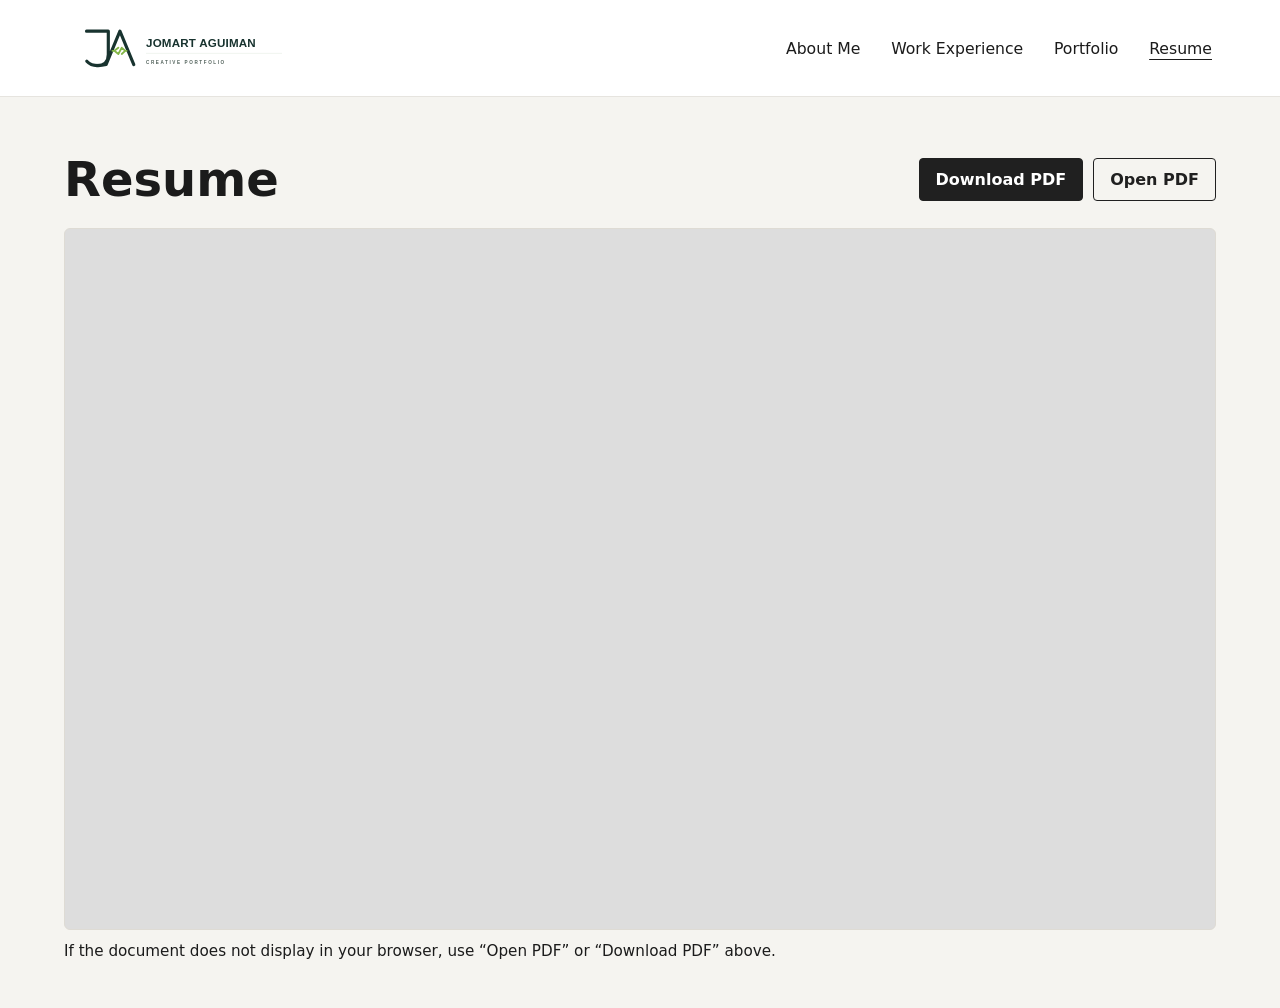
<file: static-site/resume.html>
<!doctype html>
<html lang="en">
<head>
  <meta charset="utf-8">
  <meta name="viewport" content="width=device-width, initial-scale=1">
  <meta name="description" content="View or download Jomart Aguiman's resume.">
  <title>Resume | Jomart Aguiman</title>
  <link rel="icon" href="wp-content/uploads/2026/10/ja-icon.svg" type="image/svg+xml">
  <link rel="stylesheet" href="wp-content/themes/twentytwentyfive/style.min.css">
  <link rel="stylesheet" href="wp-content/themes/portfolio/style.css">
  <style>
    :root { color-scheme: light; }
    * { box-sizing: border-box; }
    body { margin: 0; font-family: system-ui, -apple-system, BlinkMacSystemFont, "Segoe UI", sans-serif; color: #1b1b1b; background: #f5f4f0; }
    .site-header { background: #fff; border-bottom: 1px solid #e6e4df; }
    .header-inner { max-width: 1200px; min-height: 84px; margin: auto; padding: 12px 28px; display: flex; align-items: center; justify-content: space-between; gap: 24px; }
    .brand img { display: block; width: min(240px, 42vw); height: auto; }
    nav { display: flex; flex-wrap: wrap; justify-content: flex-end; gap: clamp(14px, 2.4vw, 32px); }
    nav a { color: inherit; font-size: .98rem; text-decoration: none; }
    nav a:hover, nav a:focus-visible, nav [aria-current="page"] { text-decoration: underline; text-underline-offset: 5px; }
    main { max-width: 1200px; padding: clamp(24px, 5vw, 56px) 24px 48px; margin: auto; }
    .intro { display: flex; align-items: center; justify-content: space-between; gap: 20px; margin-bottom: 22px; }
    h1 { margin: 0; font-size: clamp(2rem, 4vw, 3rem); line-height: 1.1; }
    .actions { display: flex; flex-wrap: wrap; gap: 10px; }
    .button { display: inline-block; padding: 11px 16px; border: 1px solid #202020; border-radius: 4px; color: #fff; background: #202020; text-decoration: none; font-weight: 600; }
    .button.secondary { color: #202020; background: transparent; }
    .viewer { display: block; width: 100%; height: min(78vh, 1050px); min-height: 620px; border: 1px solid #dedbd4; border-radius: 6px; background: #ddd; }
    .fallback { margin: 12px 0 0; font-size: .95rem; }
    @media (max-width: 640px) {
      .header-inner { padding: 14px 18px; align-items: flex-start; flex-direction: column; gap: 12px; }
      nav { justify-content: flex-start; gap: 16px; }
      nav a { font-size: .92rem; }
      main { padding: 28px 14px 32px; }
      .intro { align-items: flex-start; flex-direction: column; }
      .viewer { height: 72vh; min-height: 520px; }
    }
  </style>
</head>
<body>
  <header class="site-header">
    <div class="header-inner">
      <a class="brand" href="index.html" aria-label="Jomart Aguiman Portfolio home"><img src="wp-content/uploads/2026/10/ja-wordmark.svg" alt="Jomart Aguiman"></a>
      <nav aria-label="Main navigation">
        <a href="index.html#about-me">About Me</a>
        <a href="index.html#work-experience">Work Experience</a>
        <a href="index.html#project-portfolio">Portfolio</a>
        <a href="resume.html" aria-current="page">Resume</a>
      </nav>
    </div>
  </header>
  <main>
    <div class="intro">
      <h1>Resume</h1>
      <div class="actions">
        <a class="button" href="assets/Aguiman_Jomart.pdf" download>Download PDF</a>
        <a class="button secondary" href="assets/Aguiman_Jomart.pdf" target="_blank" rel="noopener">Open PDF</a>
      </div>
    </div>
    <iframe class="viewer" src="assets/Aguiman_Jomart.pdf" title="Jomart Aguiman resume PDF" loading="lazy"></iframe>
    <p class="fallback">If the document does not display in your browser, use “Open PDF” or “Download PDF” above.</p>
  </main>
</body>
</html>
</file>
<file: static-site/wp-content/themes/portfolio/style.css>
/*
Theme Name: Portfolio
Theme URI: 
Template: twentytwentyfive
Author: Jomart Aguiman
Author URI: 
Description: A portfolio of Jomart Aguiman
Text Domain: twentytwentyfive
Tags: one-column, custom-colors, custom-menu, custom-logo, editor-style, featured-images, full-site-editing, block-patterns, rtl-language-support, sticky-post, threaded-comments, translation-ready, wide-blocks, block-styles, style-variations, accessibility-ready, blog, portfolio, news
*/

/*
 * IMPORTANT: This file is only served on the frontend when `SCRIPT_DEBUG` is enabled;
 * in most instances, the `style.min.css` file will be served. It is not recommended that you
 * use the Theme File Editor to modify this stylesheet. Instead, add the necessary style
 * overrides via "Additional CSS" in the Site Editor.
 */

/*
 * Link styles
 * https://github.com/WordPress/gutenberg/issues/42319
 */
a {
	text-decoration-thickness: 1px !important;
	text-underline-offset: .1em;
}

/* Focus styles */
:where(.wp-site-blocks *:focus) {
	outline-width: 2px;
	outline-style: solid;
}

/* Increase the bottom margin on submenus, so that the outline is visible. */
.wp-block-navigation .wp-block-navigation-submenu .wp-block-navigation-item:not(:last-child) {
	margin-bottom: 3px;
}

/* Increase the outline offset on the parent menu items, so that the outline does not touch the text. */
.wp-block-navigation .wp-block-navigation-item .wp-block-navigation-item__content {
	outline-offset: 4px;
}

/* Remove outline offset from the submenus, otherwise the outline is visible outside the submenu container. */
.wp-block-navigation .wp-block-navigation-item ul.wp-block-navigation__submenu-container .wp-block-navigation-item__content {
	outline-offset: 0;
}

/*
 * Progressive enhancement to reduce widows and orphans
 * https://github.com/WordPress/gutenberg/issues/55190
 */
h1, h2, h3, h4, h5, h6, blockquote, caption, figcaption, p {
	text-wrap: pretty;
}

/*
 * Change the position of the more block on the front, by making it a block level element.
 * https://github.com/WordPress/gutenberg/issues/65934
*/
.more-link {
	display: block;
}

/*
 * Prevents unnecessary scrollbars while handling long lines of preformatted text.
 * https://core.trac.wordpress.org/ticket/63875
 */
:where(pre) {
	overflow-x: auto;
}

/* Smooth in-page anchor navigation. */
html {
	scroll-behavior: smooth;
}

@media ( prefers-reduced-motion: reduce ) {
	html {
		scroll-behavior: auto;
	}
}
</file>
<file: static-site/wp-includes/blocks/navigation/style.min.css>
.wp-block-navigation{position:relative}.wp-block-navigation ul{margin-bottom:0;margin-left:0;margin-top:0;padding-left:0}.wp-block-navigation ul,.wp-block-navigation ul li{list-style:none}.wp-block-navigation .wp-block-navigation-item{align-items:center;background-color:inherit;display:flex;position:relative}.wp-block-navigation .wp-block-navigation-item .wp-block-navigation__submenu-container:empty{display:none}.wp-block-navigation .wp-block-navigation-item__content{display:block;z-index:1}.wp-block-navigation .wp-block-navigation-item__content.wp-block-navigation-item__content{color:inherit}.wp-block-navigation.has-text-decoration-underline .wp-block-navigation-item__content,.wp-block-navigation.has-text-decoration-underline .wp-block-navigation-item__content:active,.wp-block-navigation.has-text-decoration-underline .wp-block-navigation-item__content:focus{text-decoration:underline}.wp-block-navigation.has-text-decoration-line-through .wp-block-navigation-item__content,.wp-block-navigation.has-text-decoration-line-through .wp-block-navigation-item__content:active,.wp-block-navigation.has-text-decoration-line-through .wp-block-navigation-item__content:focus{text-decoration:line-through}.wp-block-navigation :where(a),.wp-block-navigation :where(a:active),.wp-block-navigation :where(a:focus){text-decoration:none}.wp-block-navigation .wp-block-navigation__submenu-icon{align-self:center;background-color:inherit;border:none;color:currentColor;display:inline-block;font-size:inherit;height:.6em;line-height:0;margin-left:.25em;padding:0;width:.6em}.wp-block-navigation .wp-block-navigation__submenu-icon svg{stroke:currentColor;display:inline-block;height:inherit;margin-top:.075em;width:inherit}.wp-block-navigation{--navigation-layout-justification-setting:flex-start;--navigation-layout-direction:row;--navigation-layout-wrap:wrap;--navigation-layout-justify:flex-start;--navigation-layout-align:center}.wp-block-navigation.is-vertical{--navigation-layout-direction:column;--navigation-layout-justify:initial;--navigation-layout-align:flex-start}.wp-block-navigation.no-wrap{--navigation-layout-wrap:nowrap}.wp-block-navigation.items-justified-center{--navigation-layout-justification-setting:center;--navigation-layout-justify:center}.wp-block-navigation.items-justified-center.is-vertical{--navigation-layout-align:center}.wp-block-navigation.items-justified-right{--navigation-layout-justification-setting:flex-end;--navigation-layout-justify:flex-end}.wp-block-navigation.items-justified-right.is-vertical{--navigation-layout-align:flex-end}.wp-block-navigation.items-justified-space-between{--navigation-layout-justification-setting:space-between;--navigation-layout-justify:space-between}:where(.wp-block-navigation) ul li{padding:0}.wp-block-navigation .has-child .wp-block-navigation__submenu-container{align-items:normal;background-color:inherit;color:inherit;display:flex;flex-direction:column;opacity:0;position:absolute;z-index:2}@media not (prefers-reduced-motion){.wp-block-navigation .has-child .wp-block-navigation__submenu-container{transition:opacity .1s linear}}.wp-block-navigation .has-child .wp-block-navigation__submenu-container{height:0;overflow:hidden;visibility:hidden;width:0}.wp-block-navigation .has-child .wp-block-navigation__submenu-container>.wp-block-navigation-item>.wp-block-navigation-item__content{display:flex;flex-grow:1;padding:.5em 1em}.wp-block-navigation .has-child .wp-block-navigation__submenu-container>.wp-block-navigation-item>.wp-block-navigation-item__content .wp-block-navigation__submenu-icon{margin-left:auto;margin-right:0}.wp-block-navigation .has-child .wp-block-navigation__submenu-container .wp-block-navigation-item__content{margin:0}.wp-block-navigation .has-child .wp-block-navigation__submenu-container{left:-1px;top:100%}@media (min-width:782px){.wp-block-navigation .has-child .wp-block-navigation__submenu-container .wp-block-navigation__submenu-container{left:100%;top:-1px}.wp-block-navigation .has-child .wp-block-navigation__submenu-container .wp-block-navigation__submenu-container:before{background:transparent;content:"";display:block;height:100%;position:absolute;right:100%;width:.5em}.wp-block-navigation .has-child .wp-block-navigation__submenu-container .wp-block-navigation__submenu-icon{margin-right:.25em}.wp-block-navigation .has-child .wp-block-navigation__submenu-container .wp-block-navigation__submenu-icon svg{transform:rotate(-90deg)}}@media (hover:hover){.wp-block-navigation .has-child:not(.open-on-click):hover>.wp-block-navigation__submenu-container{height:auto;min-width:200px;opacity:1;overflow:visible;visibility:visible;width:auto}}.wp-block-navigation .has-child .wp-block-navigation-submenu__toggle[aria-expanded=true]~.wp-block-navigation__submenu-container,.wp-block-navigation .has-child:not(.open-on-click):not(.open-on-hover-click):focus-within>.wp-block-navigation__submenu-container{height:auto;min-width:200px;opacity:1;overflow:visible;visibility:visible;width:auto}.wp-block-navigation .has-child.open-always{align-items:var(--navigation-layout-align,initial);flex-direction:var(--navigation-layout-direction,initial);flex-wrap:var(--navigation-layout-wrap,wrap);gap:var(--wp--style--block-gap,2em)}.wp-block-navigation .has-child.open-always,.wp-block-navigation .has-child.open-always .wp-block-navigation-item{justify-content:var(--navigation-layout-justify,initial)}.wp-block-navigation .has-child.open-always .wp-block-navigation__submenu-container,.wp-block-navigation .has-child.open-always.wp-block-navigation-submenu{gap:var(--wp--style--block-gap,2em)}.wp-block-navigation .has-child.open-always .wp-block-navigation-item,.wp-block-navigation .has-child.open-always .wp-block-navigation__submenu-container,.wp-block-navigation .has-child.open-always.wp-block-navigation-submenu{padding-bottom:0;padding-top:0}.wp-block-navigation .has-child.open-always .wp-block-navigation__submenu-container{padding-left:var(--wp--style--block-gap,2em);padding-right:var(--wp--style--block-gap,2em)}.wp-block-navigation .has-child.open-always .wp-block-navigation__submenu-container .wp-block-navigation-item__content{padding:0}.wp-block-navigation .has-child.open-always .wp-block-navigation__submenu-container>.wp-block-navigation-item>.wp-block-navigation-item__content,.wp-block-navigation .has-child.open-always>.wp-block-navigation-item__content{flex-grow:0}.wp-block-navigation .has-child.open-always>.wp-block-navigation__submenu-container{background-color:transparent;border:none;color:inherit;flex-basis:100%;height:auto;opacity:1;overflow:visible;position:static;visibility:visible;width:auto}.wp-block-navigation.has-background .has-child .wp-block-navigation__submenu-container{left:0;top:100%}@media (min-width:782px){.wp-block-navigation.has-background .has-child .wp-block-navigation__submenu-container .wp-block-navigation__submenu-container{left:100%;top:0}}.wp-block-navigation-submenu{display:flex;position:relative}.wp-block-navigation-submenu .wp-block-navigation__submenu-icon svg{stroke:currentColor}button.wp-block-navigation-item__content{background-color:transparent;border:none;color:currentColor;font-family:inherit;font-size:inherit;font-style:inherit;font-weight:inherit;letter-spacing:inherit;line-height:inherit;text-align:left;text-transform:inherit}.wp-block-navigation-submenu__toggle{cursor:pointer}.wp-block-navigation-submenu__toggle[aria-expanded=true]+.wp-block-navigation__submenu-icon>svg,.wp-block-navigation-submenu__toggle[aria-expanded=true]>svg{transform:rotate(180deg)}.wp-block-navigation-item.open-on-click .wp-block-navigation-submenu__toggle{padding-left:0;padding-right:.85em}.wp-block-navigation-item.open-on-click .wp-block-navigation-submenu__toggle+.wp-block-navigation__submenu-icon{margin-left:-.6em;pointer-events:none}.wp-block-navigation-item.open-on-click button.wp-block-navigation-item__content:not(.wp-block-navigation-submenu__toggle){padding:0}.wp-block-navigation .wp-block-page-list,.wp-block-navigation__container,.wp-block-navigation__responsive-close,.wp-block-navigation__responsive-container,.wp-block-navigation__responsive-container-content,.wp-block-navigation__responsive-dialog{gap:inherit}:where(.wp-block-navigation.has-background .wp-block-navigation-item a:not(.wp-element-button)),:where(.wp-block-navigation.has-background .wp-block-navigation-submenu a:not(.wp-element-button)){padding:.5em 1em}:where(.wp-block-navigation .wp-block-navigation__submenu-container .wp-block-navigation-item a:not(.wp-element-button)),:where(.wp-block-navigation .wp-block-navigation__submenu-container .wp-block-navigation-submenu a:not(.wp-element-button)),:where(.wp-block-navigation .wp-block-navigation__submenu-container .wp-block-navigation-submenu button.wp-block-navigation-item__content),:where(.wp-block-navigation .wp-block-navigation__submenu-container .wp-block-pages-list__item button.wp-block-navigation-item__content){padding:.5em 1em}.wp-block-navigation.items-justified-right .wp-block-navigation__container .has-child .wp-block-navigation__submenu-container,.wp-block-navigation.items-justified-right .wp-block-page-list>.has-child .wp-block-navigation__submenu-container,.wp-block-navigation.items-justified-space-between .wp-block-page-list>.has-child:last-child .wp-block-navigation__submenu-container,.wp-block-navigation.items-justified-space-between>.wp-block-navigation__container>.has-child:last-child .wp-block-navigation__submenu-container{left:auto;right:0}.wp-block-navigation.items-justified-right .wp-block-navigation__container .has-child .wp-block-navigation__submenu-container .wp-block-navigation__submenu-container,.wp-block-navigation.items-justified-right .wp-block-page-list>.has-child .wp-block-navigation__submenu-container .wp-block-navigation__submenu-container,.wp-block-navigation.items-justified-space-between .wp-block-page-list>.has-child:last-child .wp-block-navigation__submenu-container .wp-block-navigation__submenu-container,.wp-block-navigation.items-justified-space-between>.wp-block-navigation__container>.has-child:last-child .wp-block-navigation__submenu-container .wp-block-navigation__submenu-container{left:-1px;right:-1px}@media (min-width:782px){.wp-block-navigation.items-justified-right .wp-block-navigation__container .has-child .wp-block-navigation__submenu-container .wp-block-navigation__submenu-container,.wp-block-navigation.items-justified-right .wp-block-page-list>.has-child .wp-block-navigation__submenu-container .wp-block-navigation__submenu-container,.wp-block-navigation.items-justified-space-between .wp-block-page-list>.has-child:last-child .wp-block-navigation__submenu-container .wp-block-navigation__submenu-container,.wp-block-navigation.items-justified-space-between>.wp-block-navigation__container>.has-child:last-child .wp-block-navigation__submenu-container .wp-block-navigation__submenu-container{left:auto;right:100%}}.wp-block-navigation:not(.has-background) .wp-block-navigation__submenu-container{background-color:#fff;border:1px solid rgba(0,0,0,.15)}.wp-block-navigation.has-background .wp-block-navigation__submenu-container{background-color:inherit}.wp-block-navigation:not(.has-text-color) .wp-block-navigation__submenu-container{color:#000}.wp-block-navigation__container{align-items:var(--navigation-layout-align,initial);display:flex;flex-direction:var(--navigation-layout-direction,initial);flex-wrap:var(--navigation-layout-wrap,wrap);justify-content:var(--navigation-layout-justify,initial);list-style:none;margin:0;padding-left:0}.wp-block-navigation__container .is-responsive{display:none}.wp-block-navigation__container:only-child,.wp-block-page-list:only-child{flex-grow:1}@keyframes overlay-menu__fade-in-animation{0%{opacity:0;transform:translateY(.5em)}to{opacity:1;transform:translateY(0)}}.wp-block-navigation__responsive-container{bottom:0;display:none;left:0;position:fixed;right:0;top:0}.wp-block-navigation__responsive-container :where(.wp-block-navigation-item a){color:inherit}.wp-block-navigation__responsive-container .wp-block-navigation__responsive-container-content{align-items:var(--navigation-layout-align,initial);display:flex;flex-direction:var(--navigation-layout-direction,initial);flex-wrap:var(--navigation-layout-wrap,wrap);justify-content:var(--navigation-layout-justify,initial)}.wp-block-navigation__responsive-container:not(.is-menu-open.is-menu-open){background-color:inherit!important;color:inherit!important}.wp-block-navigation__responsive-container.is-menu-open{background-color:inherit;display:flex;flex-direction:column}@media not (prefers-reduced-motion){.wp-block-navigation__responsive-container.is-menu-open{animation:overlay-menu__fade-in-animation .1s ease-out;animation-fill-mode:forwards}}.wp-block-navigation__responsive-container.is-menu-open:not(.disable-default-overlay){padding:clamp(1rem,var(--wp--style--root--padding-top),20rem) clamp(1rem,var(--wp--style--root--padding-right),20rem) clamp(1rem,var(--wp--style--root--padding-bottom),20rem) clamp(1rem,var(--wp--style--root--padding-left),20rem)}.wp-block-navigation__responsive-container.is-menu-open{overflow:auto;z-index:100000}.wp-block-navigation__responsive-container.is-menu-open:not(.disable-default-overlay) .wp-block-navigation__responsive-container-content{padding-top:calc(2rem + 24px)}.wp-block-navigation__responsive-container.is-menu-open:where(:not(.disable-default-overlay)) .wp-block-navigation__responsive-container-content{align-items:var(--navigation-layout-justification-setting,inherit);display:flex;flex-direction:column;flex-wrap:nowrap;overflow:visible}.wp-block-navigation__responsive-container.is-menu-open:where(:not(.disable-default-overlay)) .wp-block-navigation__responsive-container-content,.wp-block-navigation__responsive-container.is-menu-open:where(:not(.disable-default-overlay)) .wp-block-navigation__responsive-container-content .wp-block-navigation__container,.wp-block-navigation__responsive-container.is-menu-open:where(:not(.disable-default-overlay)) .wp-block-navigation__responsive-container-content .wp-block-page-list{justify-content:flex-start}.wp-block-navigation__responsive-container.is-menu-open:where(:not(.disable-default-overlay)) .wp-block-navigation__responsive-container-content .wp-block-navigation__submenu-icon{display:none}.wp-block-navigation__responsive-container.is-menu-open:where(:not(.disable-default-overlay)) .wp-block-navigation__responsive-container-content .has-child .wp-block-navigation__submenu-container{border:none;height:auto;min-width:200px;opacity:1;overflow:initial;padding-left:2rem;padding-right:2rem;position:static;visibility:visible;width:auto}.wp-block-navigation__responsive-container.is-menu-open:where(:not(.disable-default-overlay)) .wp-block-navigation__responsive-container-content .wp-block-navigation__container,.wp-block-navigation__responsive-container.is-menu-open:where(:not(.disable-default-overlay)) .wp-block-navigation__responsive-container-content .wp-block-navigation__submenu-container{gap:inherit}.wp-block-navigation__responsive-container.is-menu-open:where(:not(.disable-default-overlay)) .wp-block-navigation__responsive-container-content .wp-block-navigation__submenu-container{padding-top:var(--wp--style--block-gap,2em)}.wp-block-navigation__responsive-container.is-menu-open:where(:not(.disable-default-overlay)) .wp-block-navigation__responsive-container-content .wp-block-navigation-item__content{padding:0}.wp-block-navigation__responsive-container.is-menu-open:where(:not(.disable-default-overlay)) .wp-block-navigation__responsive-container-content .wp-block-navigation-item,.wp-block-navigation__responsive-container.is-menu-open:where(:not(.disable-default-overlay)) .wp-block-navigation__responsive-container-content .wp-block-navigation__container,.wp-block-navigation__responsive-container.is-menu-open:where(:not(.disable-default-overlay)) .wp-block-navigation__responsive-container-content .wp-block-page-list{align-items:var(--navigation-layout-justification-setting,initial);display:flex;flex-direction:column}.wp-block-navigation__responsive-container.is-menu-open:where(:not(.disable-default-overlay)) .wp-block-navigation-item,.wp-block-navigation__responsive-container.is-menu-open:where(:not(.disable-default-overlay)) .wp-block-navigation-item .wp-block-navigation__submenu-container,.wp-block-navigation__responsive-container.is-menu-open:where(:not(.disable-default-overlay)) .wp-block-navigation__container,.wp-block-navigation__responsive-container.is-menu-open:where(:not(.disable-default-overlay)) .wp-block-page-list{background:transparent!important;color:inherit!important}.wp-block-navigation__responsive-container.is-menu-open:where(:not(.disable-default-overlay)) .wp-block-navigation__submenu-container.wp-block-navigation__submenu-container.wp-block-navigation__submenu-container.wp-block-navigation__submenu-container{left:auto;right:auto}.wp-block-navigation__responsive-container.disable-default-overlay .wp-block-navigation__overlay-container{display:none;width:100%}.wp-block-navigation__responsive-container.disable-default-overlay .wp-block-navigation__responsive-close{max-width:none}.wp-block-navigation__responsive-container.disable-default-overlay.is-menu-open .wp-block-navigation__responsive-container-content>:not(.wp-block-navigation__overlay-container){display:none}.wp-block-navigation__responsive-container.disable-default-overlay.is-menu-open .wp-block-navigation__responsive-container-content .wp-block-navigation__overlay-container{display:block}.wp-block-navigation__responsive-container.disable-default-overlay.is-menu-open .wp-block-navigation__responsive-container-content .wp-block-navigation__overlay-container .wp-block-navigation__submenu-container{left:0;right:auto}@media (min-width:600px){.wp-block-navigation__responsive-container:not(.hidden-by-default):not(.is-menu-open){background-color:inherit;display:block;position:relative;width:100%;z-index:auto}.wp-block-navigation__responsive-container:not(.hidden-by-default):not(.is-menu-open) .wp-block-navigation__responsive-container-close{display:none}.wp-block-navigation__responsive-container.is-menu-open .wp-block-navigation__submenu-container.wp-block-navigation__submenu-container.wp-block-navigation__submenu-container.wp-block-navigation__submenu-container{left:0}}.wp-block-navigation:not(.has-background) .wp-block-navigation__responsive-container.is-menu-open:not(.disable-default-overlay){background-color:#fff}.wp-block-navigation:not(.has-text-color) .wp-block-navigation__responsive-container.is-menu-open:not(.disable-default-overlay){color:#000}.wp-block-navigation__toggle_button_label{font-size:1rem;font-weight:700}.wp-block-navigation__responsive-container-close,.wp-block-navigation__responsive-container-open{background:transparent;border:none;color:currentColor;cursor:pointer;margin:0;padding:0;text-transform:inherit;vertical-align:middle}.wp-block-navigation__responsive-container-close svg,.wp-block-navigation__responsive-container-open svg{fill:currentColor;display:block;height:24px;pointer-events:none;width:24px}.wp-block-navigation__responsive-container-open{display:flex}.wp-block-navigation__responsive-container-open.wp-block-navigation__responsive-container-open.wp-block-navigation__responsive-container-open{font-family:inherit;font-size:inherit;font-weight:inherit}@media (min-width:600px){.wp-block-navigation__responsive-container-open:not(.always-shown){display:none}}.wp-block-navigation__responsive-container-close{position:absolute;right:0;top:0;z-index:2}.wp-block-navigation__responsive-container-close.wp-block-navigation__responsive-container-close.wp-block-navigation__responsive-container-close{font-family:inherit;font-size:inherit;font-weight:inherit}.disable-default-overlay .wp-block-navigation__responsive-container-close{right:clamp(1rem,var(--wp--style--root--padding-left),20rem);top:clamp(1rem,var(--wp--style--root--padding-left),20rem)}.wp-block-navigation__responsive-close{width:100%}.has-modal-open .wp-block-navigation__responsive-close{margin-left:auto;margin-right:auto;max-width:var(--wp--style--global--wide-size,100%)}.wp-block-navigation__responsive-close:focus{outline:none}.is-menu-open .wp-block-navigation__responsive-close,.is-menu-open .wp-block-navigation__responsive-container-content,.is-menu-open .wp-block-navigation__responsive-dialog{box-sizing:border-box}.wp-block-navigation__responsive-dialog{position:relative}.has-modal-open .admin-bar .is-menu-open:where(:not(.disable-default-overlay)) .wp-block-navigation__responsive-dialog{margin-top:46px}@media (min-width:782px){.has-modal-open .admin-bar .is-menu-open:where(:not(.disable-default-overlay)) .wp-block-navigation__responsive-dialog{margin-top:32px}}html.has-modal-open{overflow:hidden}
</file>
<file: static-site/wp-content/themes/twentytwentyfive/style.min.css>
a{text-decoration-thickness:1px!important;text-underline-offset:.1em}:where(.wp-site-blocks :focus){outline-width:2px;outline-style:solid}.wp-block-navigation .wp-block-navigation-submenu .wp-block-navigation-item:not(:last-child){margin-bottom:3px}.wp-block-navigation .wp-block-navigation-item .wp-block-navigation-item__content{outline-offset:4px}.wp-block-navigation .wp-block-navigation-item ul.wp-block-navigation__submenu-container .wp-block-navigation-item__content{outline-offset:0}blockquote,caption,figcaption,h1,h2,h3,h4,h5,h6,p{text-wrap:pretty}.more-link{display:block}:where(pre){overflow-x:auto}
</file>
